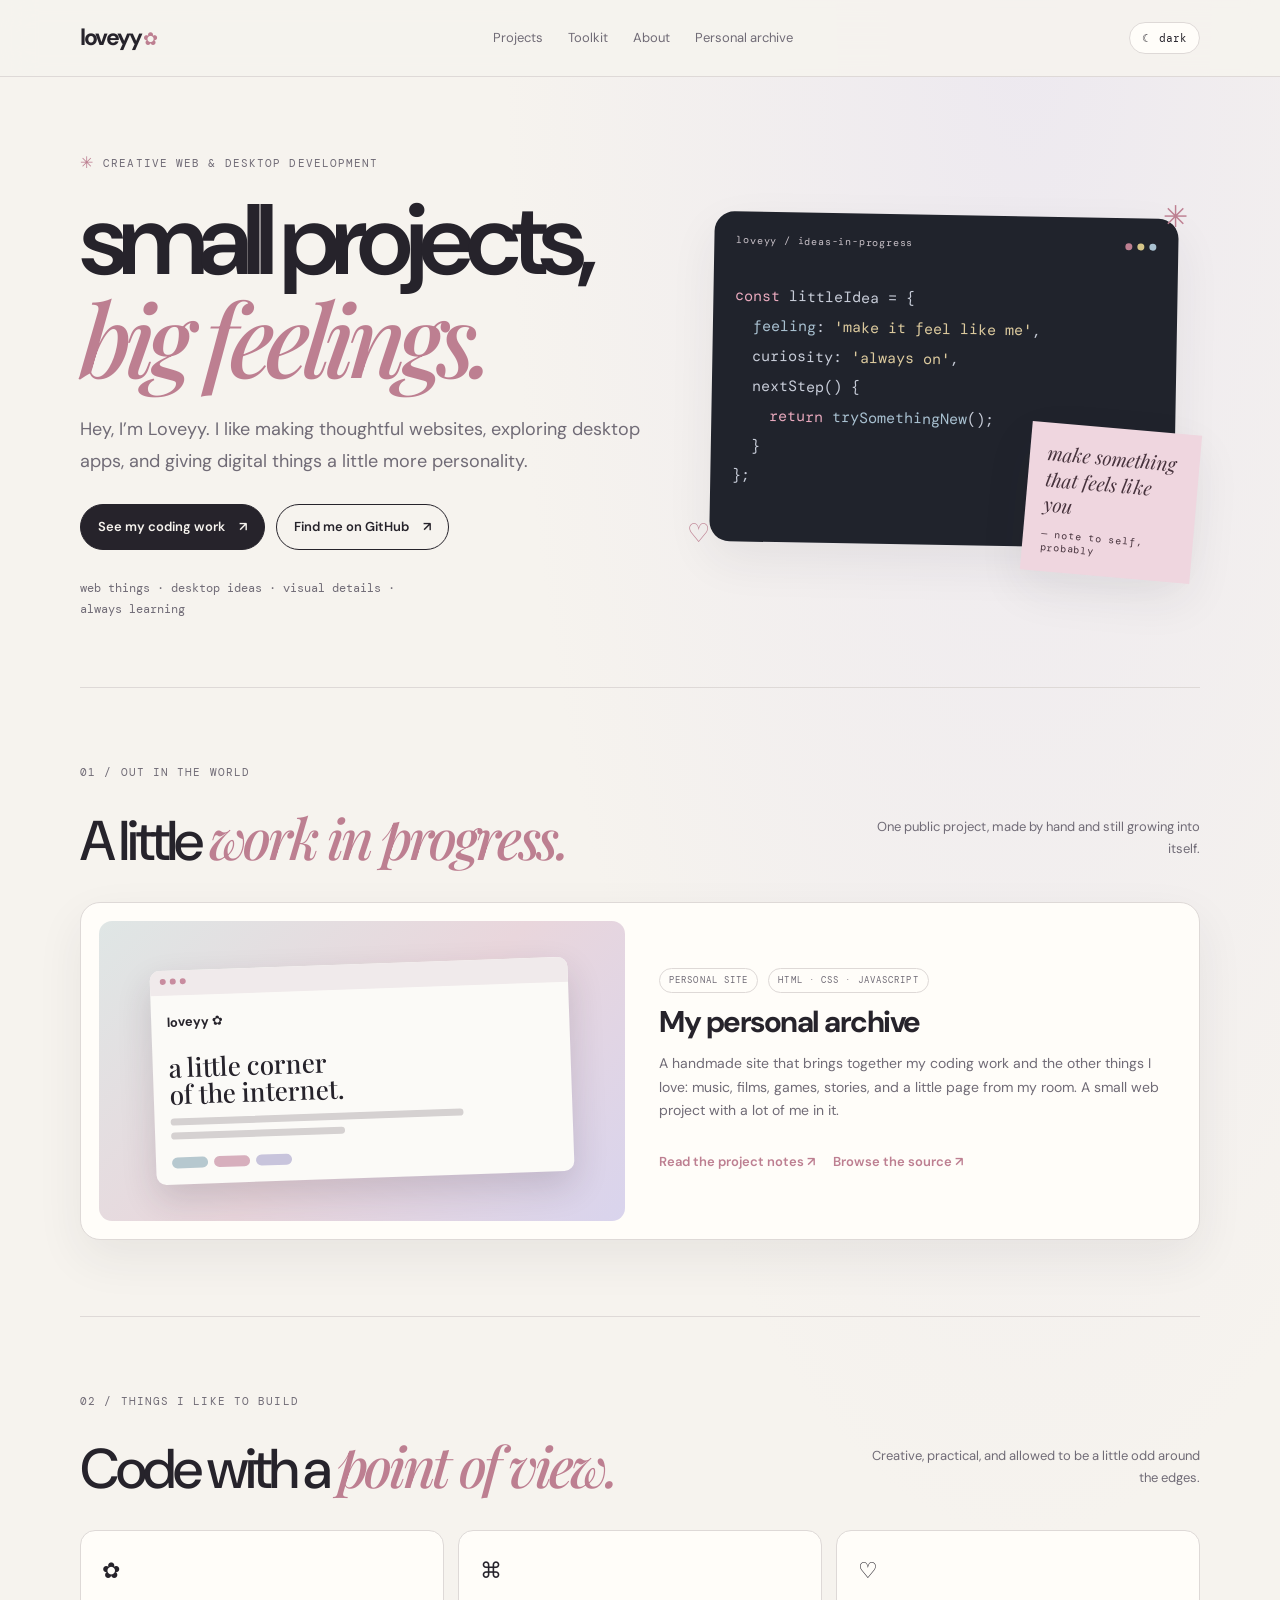
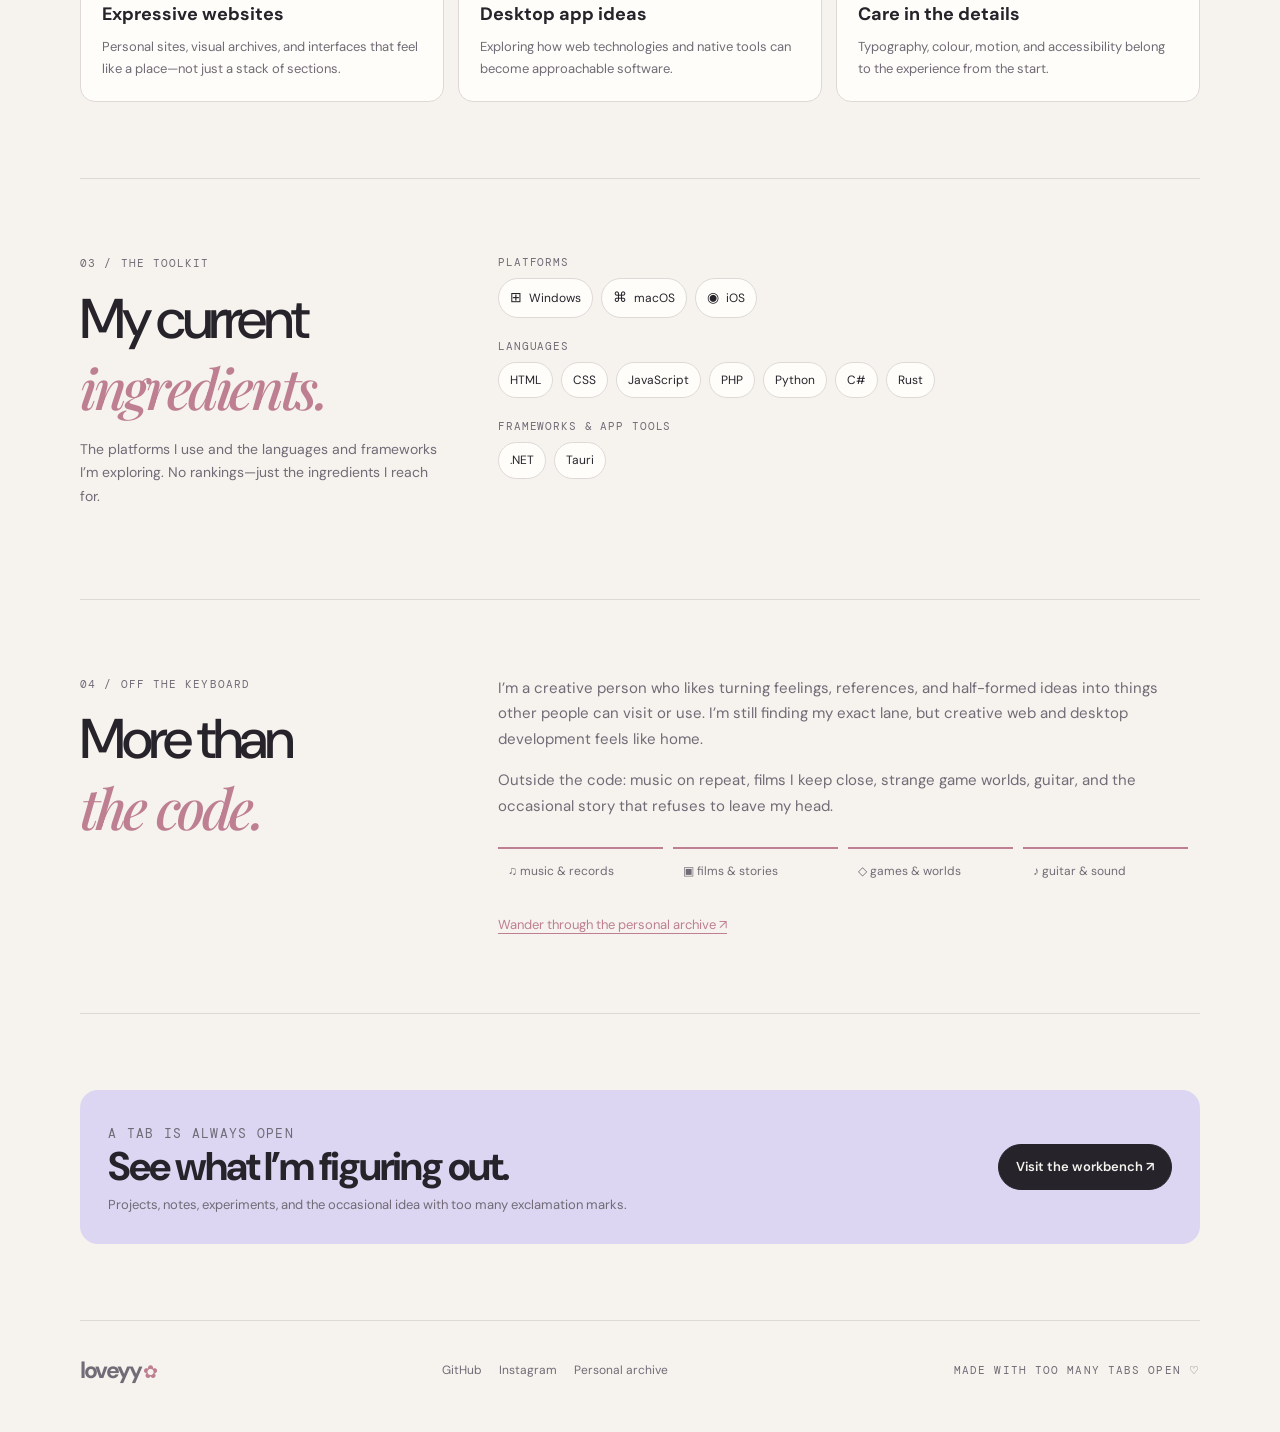
<file: index.html>
<!doctype html>
<html lang="en" data-theme="light">
<head>
  <meta charset="utf-8">
  <meta name="viewport" content="width=device-width,initial-scale=1">
  <meta name="theme-color" content="#f6f3ee">
  <meta name="description" content="Loveyy — creative web and desktop developer. Websites, interfaces, and software with a little personality.">
  <title>Loveyy — creative web &amp; desktop developer</title>
  <link rel="icon" href="assets/imgs/InEgUadX.png">
  <link rel="preconnect" href="https://fonts.googleapis.com">
  <link rel="preconnect" href="https://fonts.gstatic.com" crossorigin>
  <link href="https://fonts.googleapis.com/css2?family=DM+Mono:wght@400;500&amp;family=DM+Sans:wght@400;500;600;700&amp;family=Playfair+Display:ital,wght@0,500;0,600;1,500;1,600&amp;display=swap" rel="stylesheet">
  <link rel="stylesheet" href="assets/css/coding.css">
  <script src="assets/js/coding.js" defer></script>
</head>
<body>
<a class="skip-link" href="#main">Skip to content</a>
<header class="site-header"><div class="wrap header-inner">
  <a class="brand" href="index.html">loveyy<span class="brand-mark"> ✿</span></a>
  <nav class="nav" aria-label="Main navigation">
    <a href="portfolio.html">Projects</a><a href="#toolkit">Toolkit</a><a href="#about">About</a><a href="archive.html">Personal archive</a>
  </nav>
  <button class="theme-toggle" type="button" data-theme-toggle aria-pressed="false">☾ dark</button>
</div></header>
<main id="main" class="wrap">
  <section class="hero" aria-labelledby="hero-title">
    <div>
      <p class="eyebrow"><span class="star">✳</span> CREATIVE WEB &amp; DESKTOP DEVELOPMENT</p>
      <h1 id="hero-title">small projects,<br><em>big feelings.</em></h1>
      <p class="hero-lead">Hey, I’m Loveyy. I like making thoughtful websites, exploring desktop apps, and giving digital things a little more personality.</p>
      <div class="button-row"><a class="button primary" href="portfolio.html">See my coding work <span aria-hidden="true">↗</span></a><a class="button" href="https://github.com/loveyydoll" target="_blank" rel="noopener noreferrer">Find me on GitHub <span aria-hidden="true">↗</span></a></div>
      <p class="hero-aside">web things · desktop ideas · visual details · always learning</p>
    </div>
    <div class="hero-art" aria-hidden="true">
      <div class="art-board"><div class="board-top"><span>loveyy / ideas-in-progress</span><span class="board-dots"><i></i><i></i><i></i></span></div>
<pre class="code-art"><span class="pink">const</span> littleIdea = {
  <span class="blue">feeling</span>: <span class="gold">'make it feel like me'</span>,
  curiosity: <span class="gold">'always on'</span>,
  nextStep() {
    <span class="pink">return</span> <span class="blue">trySomethingNew</span>();
  }
};</pre>
      </div><div class="art-sticky">make something<br>that feels like you <small>— note to self, probably</small></div><span class="art-orbit">✳</span><span class="art-heart">♡</span>
    </div>
  </section>

  <section class="section" aria-labelledby="featured-title">
    <div class="section-head"><div><p class="eyebrow">01 / OUT IN THE WORLD</p><h2 id="featured-title">A little <em>work in progress.</em></h2></div><p class="section-note">One public project, made by hand and still growing into itself.</p></div>
    <article class="featured">
      <div class="project-preview" aria-label="Illustration of a scrapbook-style website"><div class="preview-window"><div class="preview-window-top"><i></i><i></i><i></i></div><div class="preview-window-body"><div class="preview-brand">loveyy ✿</div><div class="preview-title">a little corner<br>of the internet.</div><div class="preview-lines"></div><div class="preview-lines short"></div><div class="preview-pills"><i></i><i></i><i></i></div></div></div></div>
      <div class="featured-copy"><div class="project-meta"><span>PERSONAL SITE</span><span>HTML · CSS · JAVASCRIPT</span></div><h3>My personal archive</h3><p>A handmade site that brings together my coding work and the other things I love: music, films, games, stories, and a little page from my room. A small web project with a lot of me in it.</p><div class="inline-links"><a href="portfolio.html#personal-site">Read the project notes ↗</a><a href="https://github.com/loveyydoll/loveyydoll.github.io" target="_blank" rel="noopener noreferrer">Browse the source ↗</a></div></div>
    </article>
  </section>

  <section class="section" aria-labelledby="focus-title">
    <div class="section-head"><div><p class="eyebrow">02 / THINGS I LIKE TO BUILD</p><h2 id="focus-title">Code with a <em>point of view.</em></h2></div><p class="section-note">Creative, practical, and allowed to be a little odd around the edges.</p></div>
    <div class="focus-grid">
      <article class="focus-card"><span class="focus-icon" aria-hidden="true">✿</span><h3>Expressive websites</h3><p>Personal sites, visual archives, and interfaces that feel like a place—not just a stack of sections.</p></article>
      <article class="focus-card"><span class="focus-icon" aria-hidden="true">⌘</span><h3>Desktop app ideas</h3><p>Exploring how web technologies and native tools can become approachable software.</p></article>
      <article class="focus-card"><span class="focus-icon" aria-hidden="true">♡</span><h3>Care in the details</h3><p>Typography, colour, motion, and accessibility belong to the experience from the start.</p></article>
    </div>
  </section>

  <section class="section" id="toolkit" aria-labelledby="toolkit-title">
    <div class="stack-layout"><div><p class="eyebrow">03 / THE TOOLKIT</p><h2 class="section-title" id="toolkit-title">My current<br><em>ingredients.</em></h2><p class="stack-copy">The platforms I use and the languages and frameworks I’m exploring. No rankings—just the ingredients I reach for.</p></div>
      <div>
        <div class="stack-group"><h3>Platforms</h3><div class="chips"><span class="chip"><span class="chip-icon">⊞</span>Windows</span><span class="chip"><span class="chip-icon">⌘</span>macOS</span><span class="chip"><span class="chip-icon">◉</span>iOS</span></div></div>
        <div class="stack-group"><h3>Languages</h3><div class="chips"><span class="chip">HTML</span><span class="chip">CSS</span><span class="chip">JavaScript</span><span class="chip">PHP</span><span class="chip">Python</span><span class="chip">C#</span><span class="chip">Rust</span></div></div>
        <div class="stack-group"><h3>Frameworks &amp; app tools</h3><div class="chips"><span class="chip">.NET</span><span class="chip">Tauri</span></div></div>
      </div>
    </div>
  </section>

  <section class="section" id="about" aria-labelledby="about-title">
    <div class="about-grid"><div><p class="eyebrow">04 / OFF THE KEYBOARD</p><h2 class="section-title" id="about-title">More than<br><em>the code.</em></h2></div><div class="about-copy"><p>I’m a creative person who likes turning feelings, references, and half-formed ideas into things other people can visit or use. I’m still finding my exact lane, but creative web and desktop development feels like home.</p><p>Outside the code: music on repeat, films I keep close, strange game worlds, guitar, and the occasional story that refuses to leave my head.</p><div class="interest-list"><div class="interest">♫ music &amp; records</div><div class="interest">▣ films &amp; stories</div><div class="interest">◇ games &amp; worlds</div><div class="interest">♪ guitar &amp; sound</div></div><a class="archive-link" href="archive.html">Wander through the personal archive ↗</a></div></div>
  </section>

  <section class="section"><div class="cta-band"><div><p class="eyebrow">A TAB IS ALWAYS OPEN</p><h2>See what I’m figuring out.</h2><p>Projects, notes, experiments, and the occasional idea with too many exclamation marks.</p></div><a class="button primary" href="portfolio.html">Visit the workbench ↗</a></div></section>
</main>
<footer class="wrap site-footer"><a class="brand" href="index.html">loveyy<span class="brand-mark"> ✿</span></a><nav class="footer-links" aria-label="Elsewhere"><a href="https://github.com/loveyydoll" target="_blank" rel="noopener noreferrer">GitHub</a><a href="https://www.instagram.com/loveyydoll/" target="_blank" rel="noopener noreferrer">Instagram</a><a href="archive.html">Personal archive</a></nav><span class="footer-note">made with too many tabs open ♡</span></footer>
</body></html>
</file>
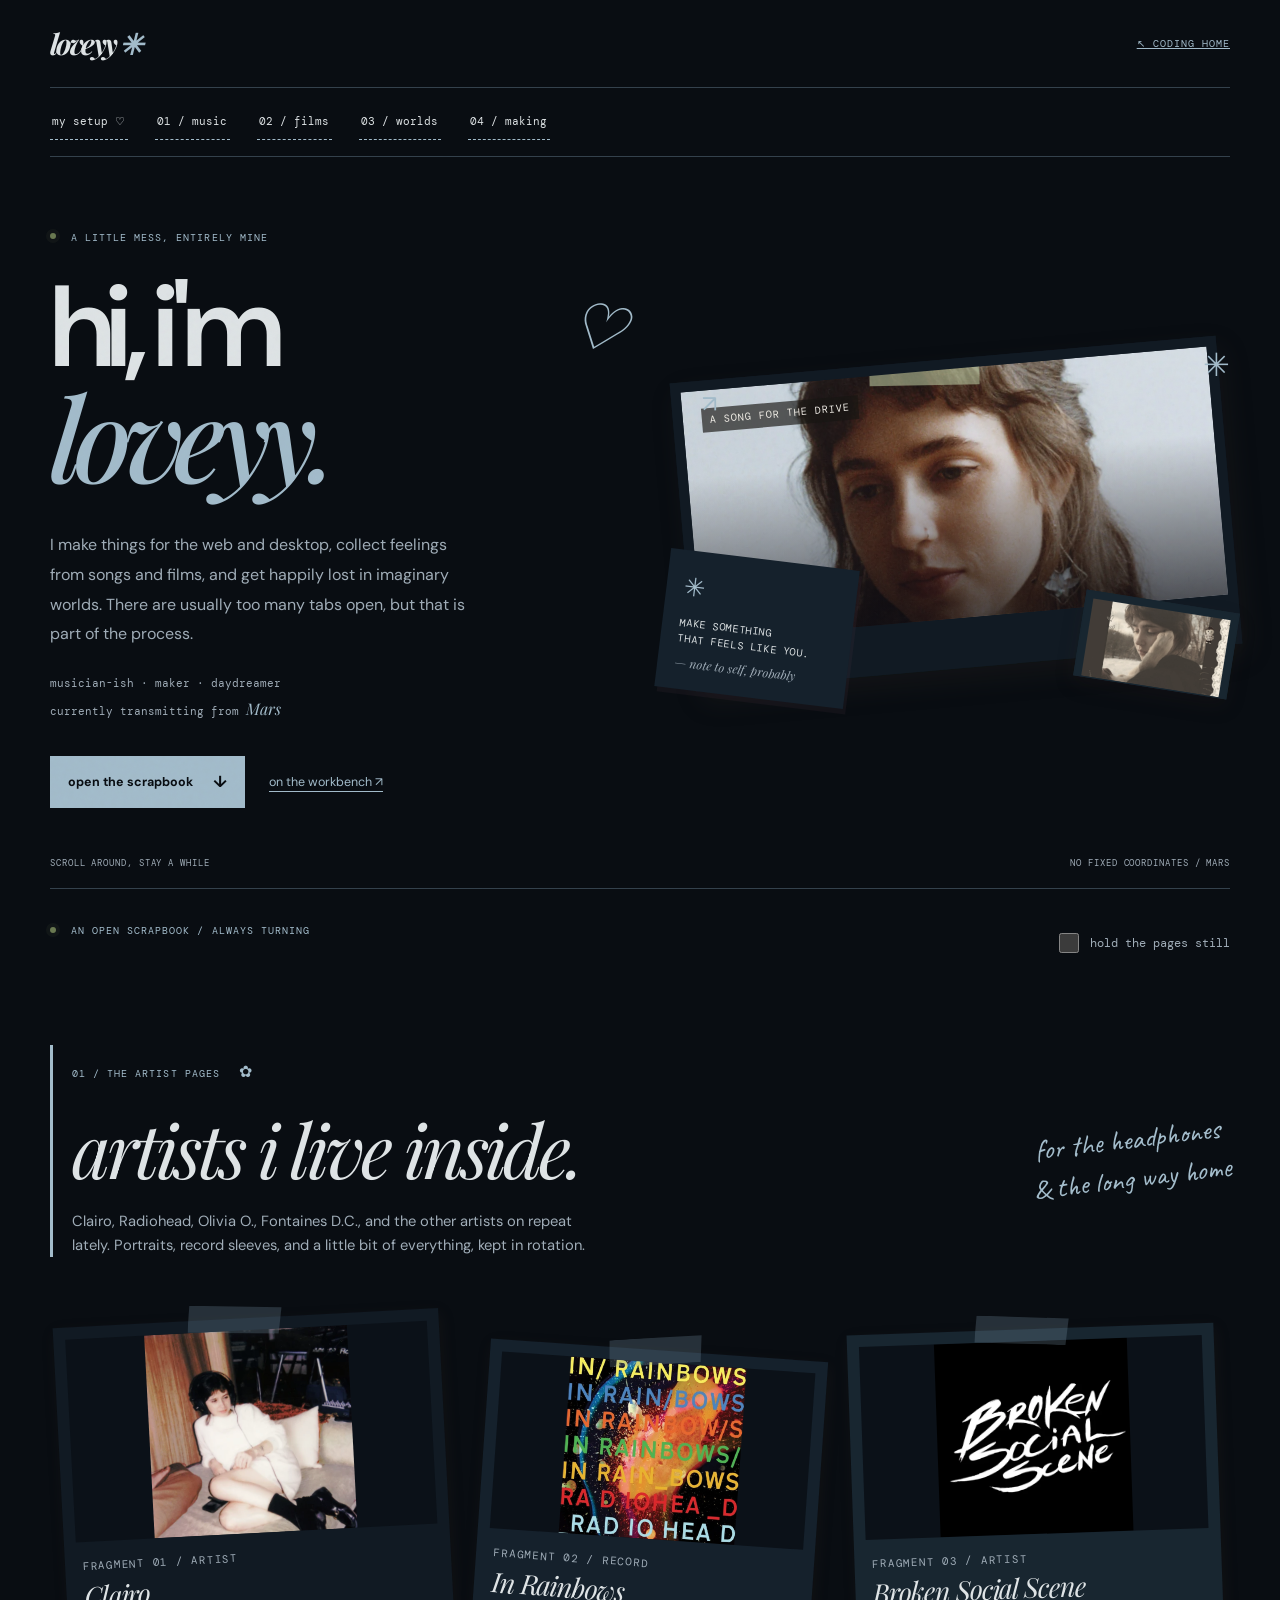
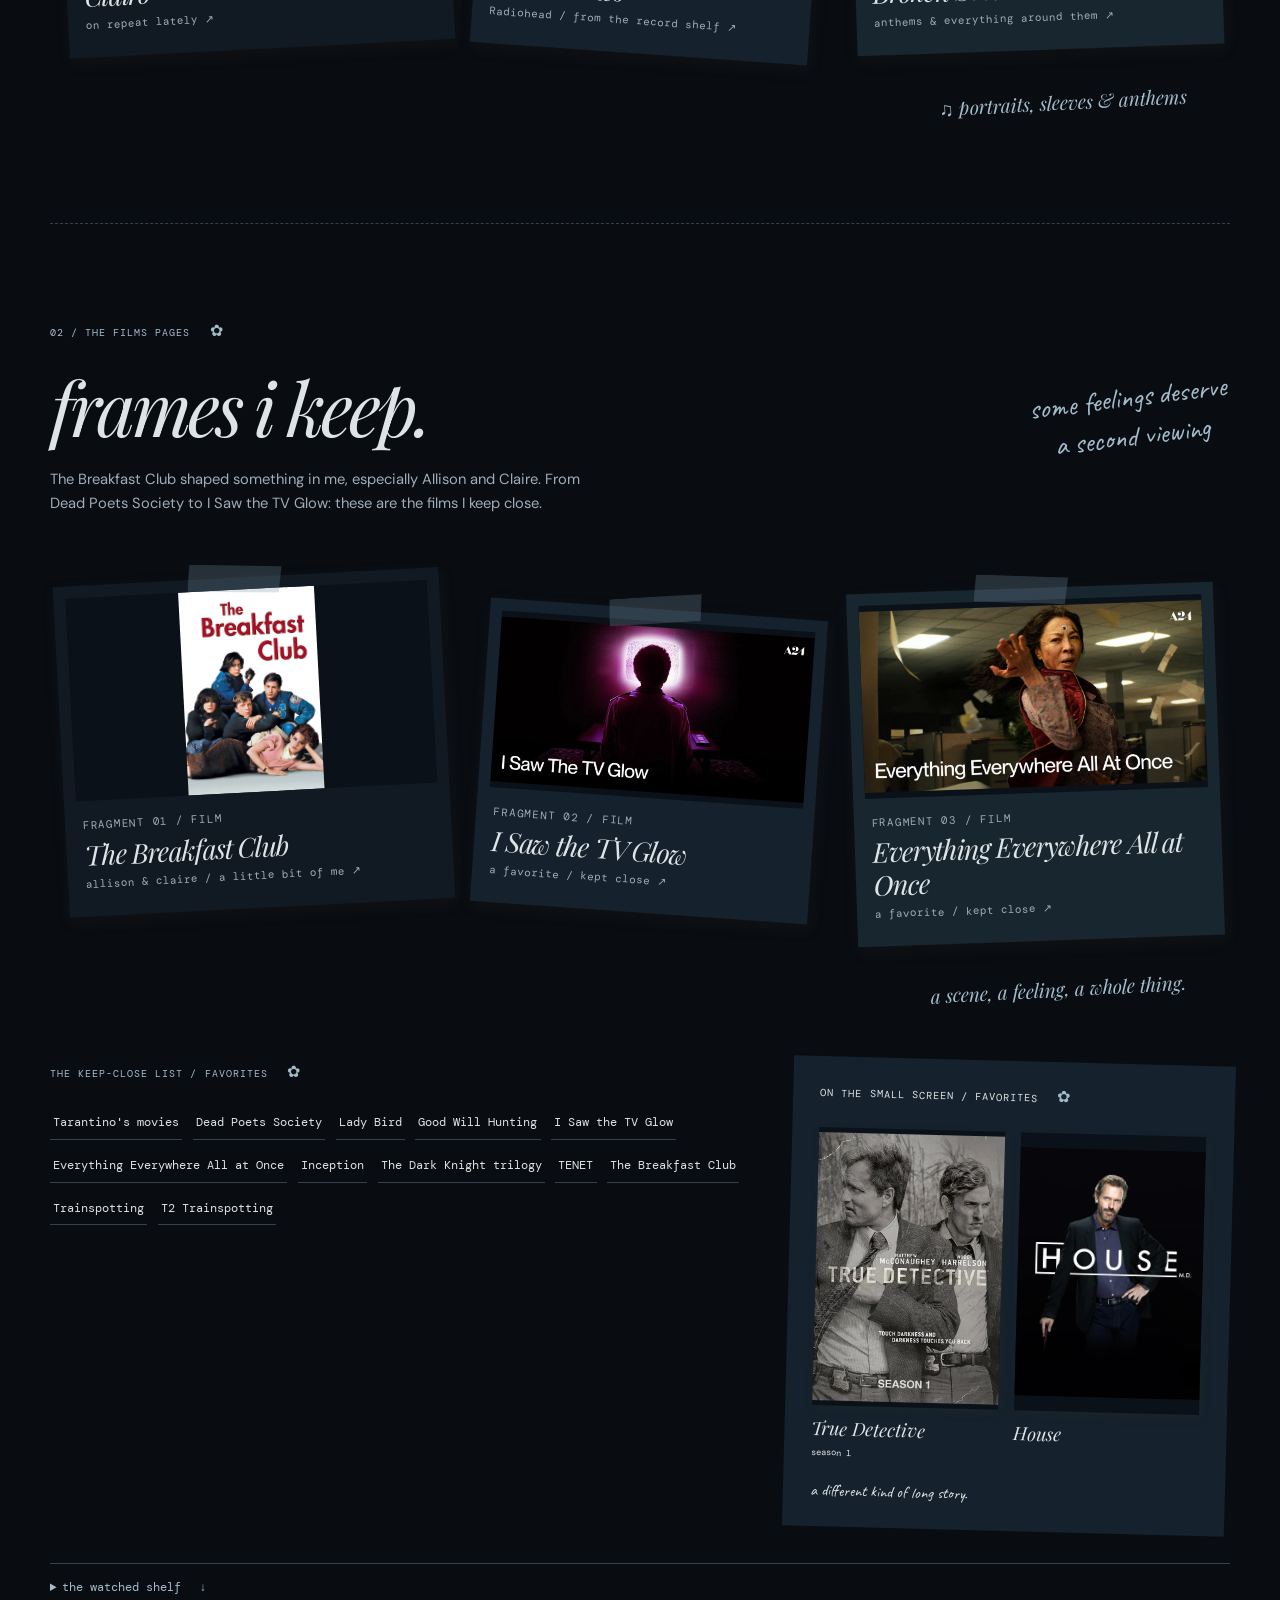
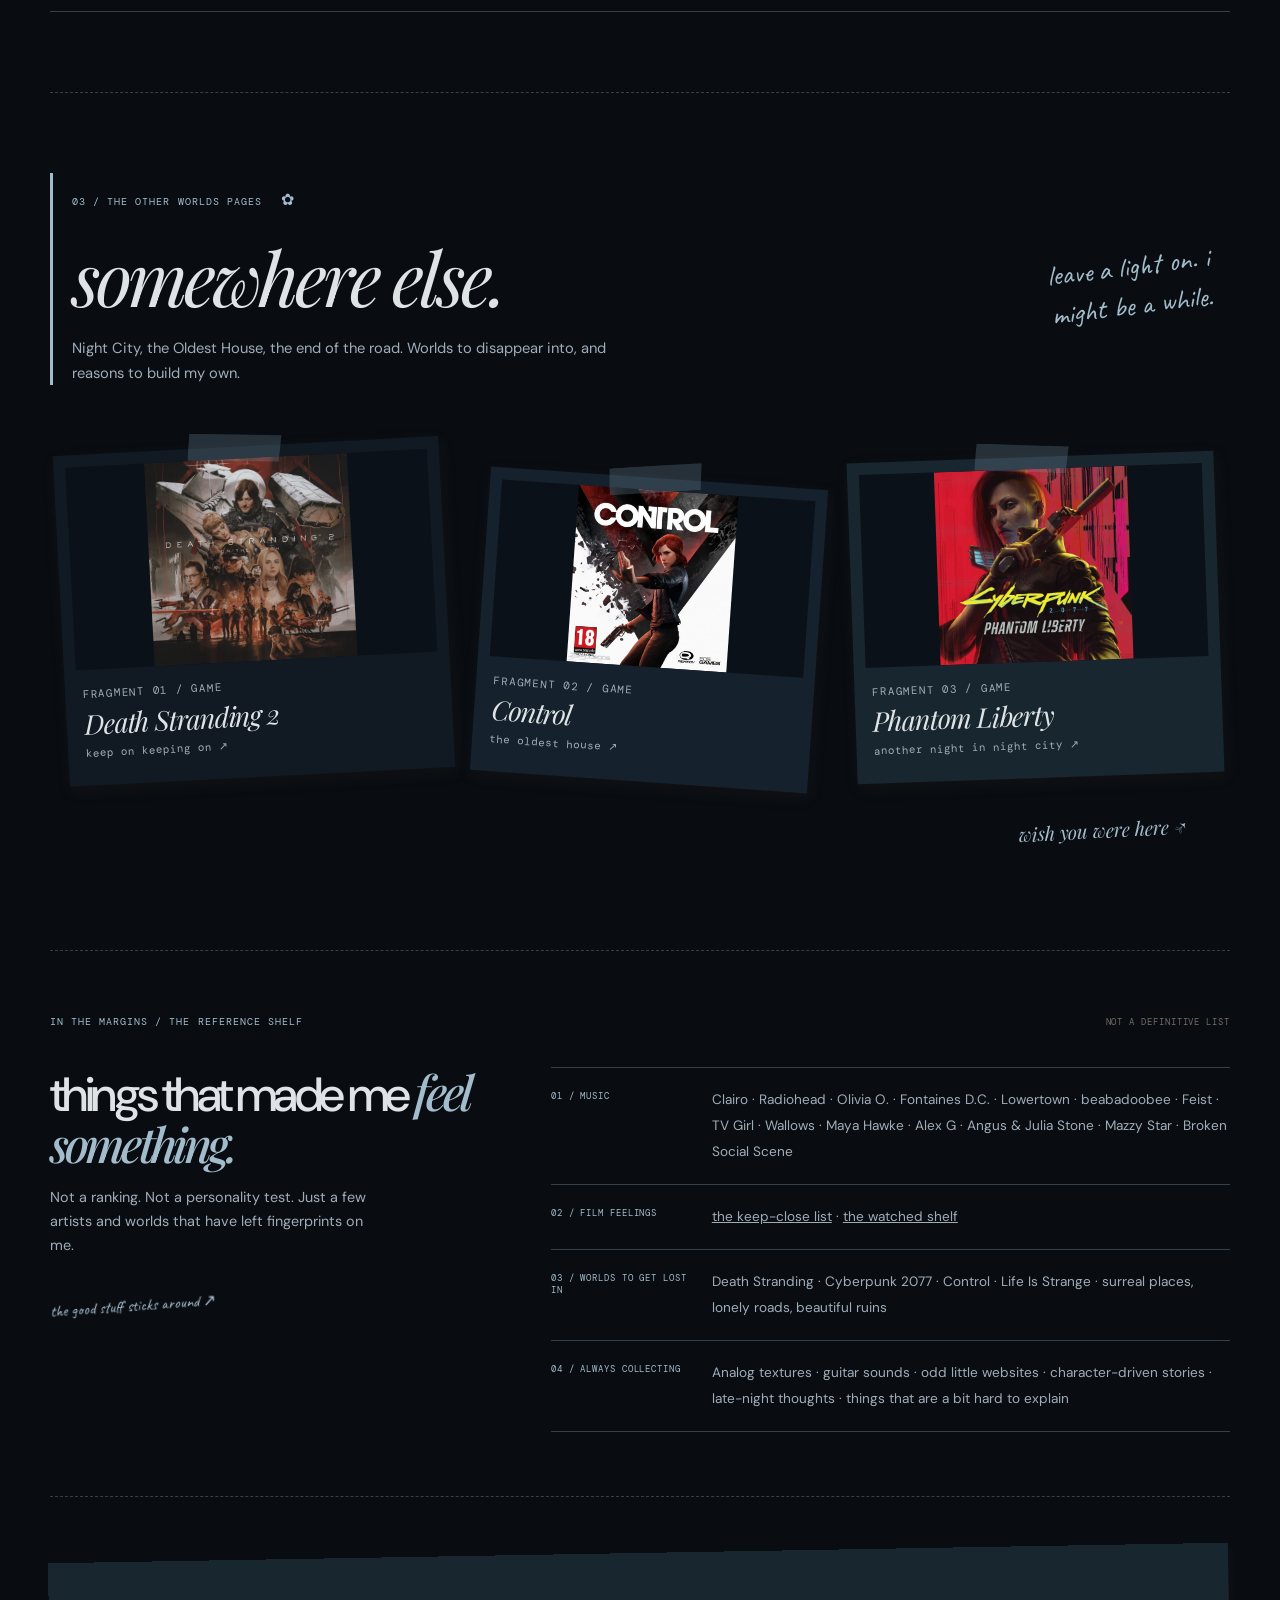
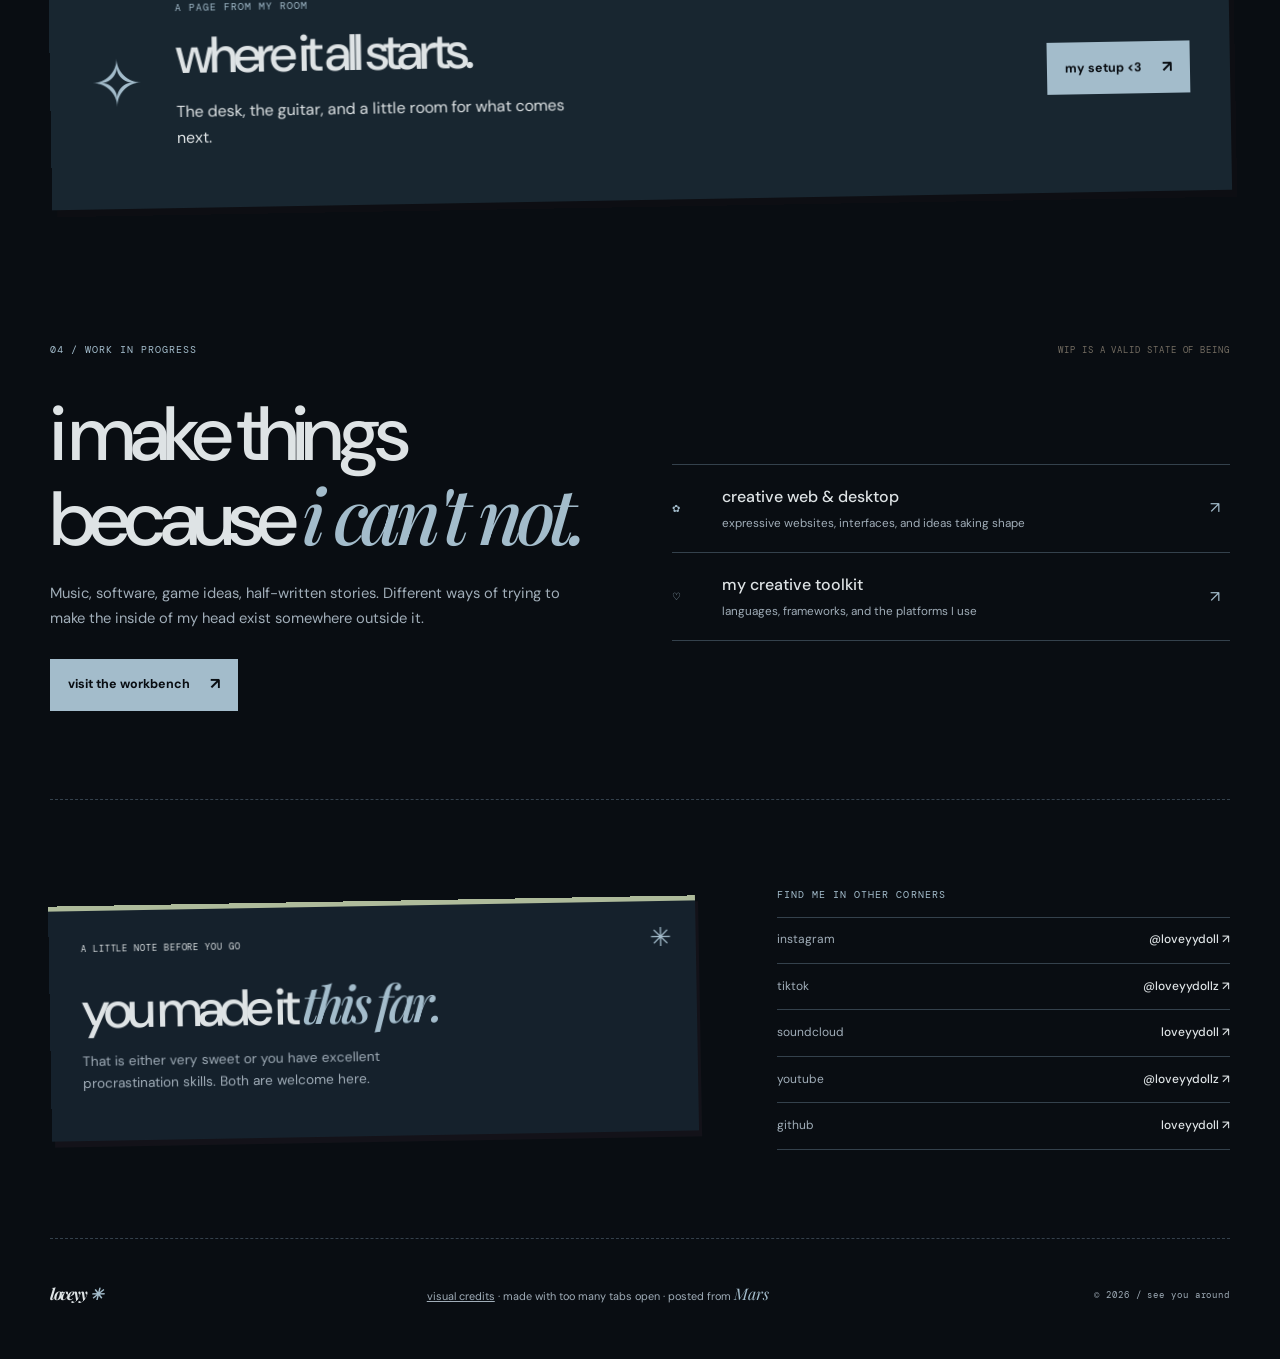
<file: archive.html>
<!doctype html>
<html lang="en">
<head><script src="theme.js"></script>
  <meta charset="utf-8">
  <meta name="viewport" content="width=device-width, initial-scale=1">
  <meta name="theme-color" content="#f3eddf">
  <meta name="description" content="Loveyy’s personal archive: music, films, games, thoughts, and other things I love.">
  <title>Personal archive — loveyy ✳</title>
  <link rel="icon" type="image/png" href="/assets/imgs/InEgUadX.png">
  <link rel="preconnect" href="https://fonts.googleapis.com">
  <link rel="preconnect" href="https://fonts.gstatic.com" crossorigin>
  <link href="https://fonts.googleapis.com/css2?family=Caveat:wght@400;600&family=DM+Mono:wght@400;500&family=DM+Sans:wght@400;500;600;700&family=Playfair+Display:ital,wght@0,500;0,600;1,500;1,600&display=swap" rel="stylesheet">
  <link rel="stylesheet" href="styles.css"><link rel="stylesheet" href="scrapbook.css">
  <script src="moodboard-data.js" defer></script>
  <script src="script.js" defer></script>
<link rel="stylesheet" href="theme.css"><link rel="stylesheet" href="journal.css"><script src="journal.js" defer></script></head>
<body>
  <a class="skip-link" href="#main">skip the intro ↓</a>
  <div class="site-shell">
    <header class="topbar">
      <a class="wordmark" href="index.html" aria-label="loveyy home">loveyy<span data-copy="index-001">✳</span></a>
      <a class="top-note" href="index.html">↖ CODING HOME</a>
      
    </header>

    <nav class="page-tabs" aria-label="Scrapbook pages"><a href="setup.html">my setup ♡</a><a href="#music">01 / music</a><a href="#films">02 / films</a><a href="#worlds">03 / worlds</a><a href="#making-stuff">04 / making</a></nav><main id="main">
      <section class="hero" aria-labelledby="hello">
        <div class="hero-copy">
          <p class="eyebrow"><span class="live-dot"></span> A LITTLE MESS, ENTIRELY MINE</p>
          <h1 id="hello">hi, i'm<br><em>loveyy.</em><span class="hero-doodle" aria-hidden="true">♡</span></h1>
          <p class="hero-intro" data-copy="index-004">A person with too many tabs open in her brain. I make things, collect feelings from songs and films, get lost in imaginary worlds, and occasionally remember to finish a project.</p>
          <p class="hero-aside">musician-ish · maker · daydreamer<br><span>currently transmitting from <i>Mars</i></span></p>
          <div class="hero-actions">
            <a class="pill-link" href="#the-current-state">open the scrapbook <span data-copy="index-005">↓</span></a>
            <a class="text-link" href="portfolio.html">on the workbench ↗</a>
          </div>
        </div>
        <div class="hero-art" aria-label="A little collage representing the things I love">
          <div class="art-frame art-main">
            <img src="assets/scrapbook/01.webp" alt="Clairo in a soft-lit portrait photographed by Lucas Creighton" fetchpriority="high">
            <span class="frame-stamp" data-copy="index-006">A SONG FOR THE DRIVE</span>
            <span class="frame-caption" data-copy="index-007">softly, somewhere.</span>
          </div>
          <div class="art-frame art-note"><span class="note-star" data-copy="index-008">✳</span><span>MAKE SOMETHING<br>THAT FEELS LIKE YOU.</span><small data-copy="index-009">— note to self, probably</small></div>
          <div class="art-frame art-snapshot">
            <img src="assets/imgs/clairo-candid.jpg" alt="Clairo candid portrait" loading="lazy">
            <span data-copy="index-010">sound on, world off</span>
          </div>
          <span class="orbit orbit-one" data-copy="index-011">✳</span><span class="orbit orbit-two" data-copy="index-012">↗</span>
        </div>
        <div class="hero-bottom"><span data-copy="index-013">SCROLL AROUND, STAY A WHILE</span><span data-copy="index-014">NO FIXED COORDINATES / MARS</span></div>
      </section>

<div class="scrapbook-intro" id="the-current-state"><p class="eyebrow"><span class="live-dot"></span> AN OPEN SCRAPBOOK / ALWAYS TURNING</p><label class="hold-label"><input type="checkbox" id="hold-pages"> hold the pages still</label></div><section class="topic section-block" id="music" aria-labelledby="music-title"><div class="topic-heading"><div><p class="eyebrow" data-copy="index-015">01 / THE ARTIST PAGES</p><h2 id="music-title" data-copy="index-016">artists i live inside.</h2><p class="section-intro" data-copy="index-017">Clairo, Radiohead, Olivia O., Fontaines D.C., and the other artists on repeat lately. Portraits, record sleeves, and a little bit of everything, kept in rotation.</p></div><span class="scribble" data-copy="index-018">for the headphones & the long way home</span></div><div class="scrapbook" data-scrapbook="music"><a class="scrap" href="https://music.apple.com/us/artist/clairo/1187613837?uo=4" target="_blank" rel="noopener noreferrer"><span class="tape" aria-hidden="true"></span><span class="scrap-media"><img src="assets/scrapbook/artist-clairo.webp" alt="Clairo artist image from Apple Music" loading="lazy" decoding="async" width="486" height="486"></span><span class="scrap-meta" data-copy="index-019">fragment 01 / artist</span><span class="scrap-title" data-copy="index-020">Clairo</span><span class="scrap-caption" data-copy="index-021">on repeat lately ↗</span></a><a class="scrap" href="https://music.apple.com/us/album/in-rainbows/1109714933?uo=4" target="_blank" rel="noopener noreferrer"><span class="tape" aria-hidden="true"></span><span class="scrap-media"><img src="assets/scrapbook/record-radiohead.webp" alt="In Rainbows record artwork by Radiohead" loading="lazy" decoding="async" width="600" height="600"></span><span class="scrap-meta" data-copy="index-022">fragment 02 / record</span><span class="scrap-title" data-copy="index-023">In Rainbows</span><span class="scrap-caption" data-copy="index-024">Radiohead / from the record shelf ↗</span></a><a class="scrap" href="https://music.apple.com/us/artist/broken-social-scene/6925799?uo=4" target="_blank" rel="noopener noreferrer"><span class="tape" aria-hidden="true"></span><span class="scrap-media"><img src="assets/scrapbook/artist-brokensocialscene.webp" alt="Broken Social Scene artist image from Apple Music" loading="lazy" decoding="async" width="486" height="486"></span><span class="scrap-meta" data-copy="index-025">fragment 03 / artist</span><span class="scrap-title" data-copy="index-026">Broken Social Scene</span><span class="scrap-caption" data-copy="index-027">anthems &amp; everything around them ↗</span></a><div class="margin-note" aria-hidden="true">♫ portraits, sleeves &amp; anthems</div></div></section>
<section class="topic section-block" id="films" aria-labelledby="films-title"><div class="topic-heading"><div><p class="eyebrow" data-copy="index-028">02 / THE FILMS PAGES</p><h2 id="films-title" data-copy="index-029">frames i keep.</h2><p class="section-intro" data-copy="index-030">The Breakfast Club shaped something in me, especially Allison and Claire. From Dead Poets Society to I Saw the TV Glow: these are the films I keep close.</p></div><span class="scribble" data-copy="index-031">some feelings deserve a second viewing</span></div><div class="scrapbook" data-scrapbook="films"><a class="scrap" href="https://www.universalpicturesathome.com/movies/the-breakfast-club" target="_blank" rel="noopener noreferrer"><span class="tape" aria-hidden="true"></span><span class="scrap-media"><img src="assets/scrapbook/03.webp" alt="The Breakfast Club official film poster" loading="lazy" decoding="async" width="1100" height="1650"></span><span class="scrap-meta" data-copy="index-032">fragment 01 / film</span><span class="scrap-title" data-copy="index-033">The Breakfast Club</span><span class="scrap-caption" data-copy="index-034">allison &amp; claire / a little bit of me ↗</span></a><a class="scrap" href="https://a24films.com/films/i-saw-the-tv-glow" target="_blank" rel="noopener noreferrer"><span class="tape" aria-hidden="true"></span><span class="scrap-media"><img src="assets/scrapbook/tv-glow.webp" alt="I Saw the TV Glow artwork from its official film page" loading="lazy" decoding="async" width="1100" height="578"></span><span class="scrap-meta" data-copy="index-035">fragment 02 / film</span><span class="scrap-title" data-copy="index-036">I Saw the TV Glow</span><span class="scrap-caption" data-copy="index-037">a favorite / kept close ↗</span></a><a class="scrap" href="https://a24films.com/films/everything-everywhere-all-at-once" target="_blank" rel="noopener noreferrer"><span class="tape" aria-hidden="true"></span><span class="scrap-media"><img src="assets/scrapbook/eeaao.webp" alt="Everything Everywhere All at Once artwork from its official film page" loading="lazy" decoding="async" width="1100" height="578"></span><span class="scrap-meta" data-copy="index-038">fragment 03 / film</span><span class="scrap-title" data-copy="index-039">Everything Everywhere All at Once</span><span class="scrap-caption" data-copy="index-040">a favorite / kept close ↗</span></a><div class="margin-note" aria-hidden="true">a scene, a feeling, a whole thing.</div></div><div class="film-notes"><div class="favorite-list" id="film-favorites"><p class="eyebrow" data-copy="index-041">THE KEEP-CLOSE LIST / FAVORITES</p><ul><li data-copy="index-042">Tarantino's movies</li><li data-copy="index-043">Dead Poets Society</li><li data-copy="index-044">Lady Bird</li><li data-copy="index-045">Good Will Hunting</li><li data-copy="index-046">I Saw the TV Glow</li><li data-copy="index-047">Everything Everywhere All at Once</li><li data-copy="index-048">Inception</li><li data-copy="index-049">The Dark Knight trilogy</li><li data-copy="index-050">TENET</li><li data-copy="index-051">The Breakfast Club</li><li data-copy="index-052">Trainspotting</li><li data-copy="index-053">T2 Trainspotting</li></ul></div><aside class="tv-note"><p class="eyebrow" data-copy="index-054">ON THE SMALL SCREEN / FAVORITES</p><div class="tv-posters"><a class="tv-poster" href="https://www.tvmaze.com/seasons/11/true-detective-season-1" target="_blank" rel="noopener noreferrer"><span class="tv-media"><img src="assets/scrapbook/true-detective-s1.webp" width="300" height="434" alt="True Detective Season 1 poster" loading="lazy" decoding="async"></span><h3>True Detective <small data-copy="index-055">season 1</small></h3></a><a class="tv-poster" href="https://www.tvmaze.com/shows/118/house" target="_blank" rel="noopener noreferrer"><span class="tv-media"><img src="assets/scrapbook/house.webp" width="852" height="1136" alt="House series poster" loading="lazy" decoding="async"></span><h3 data-copy="index-056">House</h3></a></div><span class="scribble" data-copy="index-057">a different kind of long story.</span></aside><details class="watched-list" id="film-watched"><summary>the watched shelf <span data-copy="index-058">↓</span></summary><p data-copy="index-059">Watched, with franchises kept together. The favorites live above.</p><ul><li data-copy="index-060">TENET</li><li data-copy="index-061">Dead Poets Society</li><li data-copy="index-062">Good Will Hunting</li><li data-copy="index-063">Kill Bill Vol. 1</li><li data-copy="index-064">Once Upon a Time in Hollywood</li><li data-copy="index-065">Django Unchained</li><li data-copy="index-066">Oppenheimer</li><li data-copy="index-067">Spider-Man (Tom Holland franchise)</li><li data-copy="index-068">Spider-Man: Into the Spider-Verse</li><li data-copy="index-069">Spider-Man: Across the Spider-Verse</li><li data-copy="index-070">Interstellar</li><li data-copy="index-071">Heat</li><li data-copy="index-072">One Battle After Another</li><li data-copy="index-073">007 (Daniel Craig films)</li><li data-copy="index-074">Novocaine</li><li data-copy="index-075">Heretic</li><li data-copy="index-076">Tetris</li><li data-copy="index-077">Kingsman trilogy</li><li data-copy="index-078">The Wolf of Wall Street</li><li data-copy="index-079">Whiplash</li><li data-copy="index-080">V for Vendetta</li><li data-copy="index-081">The Grand Budapest Hotel</li><li data-copy="index-082">Fight Club</li><li data-copy="index-083">Reservoir Dogs</li><li data-copy="index-084">Inglourious Basterds</li><li data-copy="index-085">A Fistful of Dollars</li><li data-copy="index-086">For a Few Dollars More</li><li data-copy="index-087">Project Hail Mary</li><li data-copy="index-088">Pulp Fiction</li><li data-copy="index-089">Sunshine</li><li data-copy="index-090">Trainspotting</li><li data-copy="index-091">T2 Trainspotting</li><li data-copy="index-092">Hot Fuzz</li><li data-copy="index-093">I Saw the TV Glow</li><li data-copy="index-094">The Master</li><li data-copy="index-095">Children of Men</li><li data-copy="index-096">The Drama</li><li data-copy="index-097">There Will Be Blood</li><li data-copy="index-098">Baby Driver</li><li data-copy="index-099">John Wick franchise</li><li data-copy="index-100">Everything Everywhere All at Once</li><li data-copy="index-101">Knives Out trilogy</li><li data-copy="index-102">Sicario</li><li data-copy="index-103">Dune: Part One</li><li data-copy="index-104">Dune: Part Two</li><li data-copy="index-105">Blade Runner 2049</li><li data-copy="index-106">Bullet Train</li><li data-copy="index-107">Drive</li><li data-copy="index-108">The Batman</li><li data-copy="index-109">Lady Bird</li><li data-copy="index-110">Inception</li><li data-copy="index-111">The Dark Knight trilogy</li><li data-copy="index-112">The Breakfast Club</li></ul></details></div></section>
<section class="topic section-block" id="worlds" aria-labelledby="worlds-title"><div class="topic-heading"><div><p class="eyebrow" data-copy="index-113">03 / THE OTHER WORLDS PAGES</p><h2 id="worlds-title" data-copy="index-114">somewhere else.</h2><p class="section-intro" data-copy="index-115">Night City, the Oldest House, the end of the road. Worlds to disappear into, and reasons to build my own.</p></div><span class="scribble" data-copy="index-116">leave a light on. i might be a while.</span></div><div class="scrapbook" data-scrapbook="worlds"><a class="scrap" href="https://www.playstation.com/en-us/games/death-stranding-2-on-the-beach/" target="_blank" rel="noopener noreferrer"><span class="tape" aria-hidden="true"></span><span class="scrap-media"><img src="assets/scrapbook/09.webp" alt="Death Stranding 2 On the Beach official artwork" loading="lazy" decoding="async" width="1024" height="1024"></span><span class="scrap-meta" data-copy="index-117">fragment 01 / game</span><span class="scrap-title" data-copy="index-118">Death Stranding 2</span><span class="scrap-caption" data-copy="index-119">keep on keeping on ↗</span></a><a class="scrap" href="https://www.remedygames.com/games/control" target="_blank" rel="noopener noreferrer"><span class="tape" aria-hidden="true"></span><span class="scrap-media"><img src="assets/scrapbook/10.webp" alt="Control video game cover artwork" loading="lazy" decoding="async" width="580" height="638"></span><span class="scrap-meta" data-copy="index-120">fragment 02 / game</span><span class="scrap-title" data-copy="index-121">Control</span><span class="scrap-caption" data-copy="index-122">the oldest house ↗</span></a><a class="scrap" href="https://www.cyberpunk.net/" target="_blank" rel="noopener noreferrer"><span class="tape" aria-hidden="true"></span><span class="scrap-media"><img src="assets/scrapbook/15.webp" alt="Cyberpunk 2077 Phantom Liberty promotional art" loading="lazy" decoding="async" width="1024" height="1024"></span><span class="scrap-meta" data-copy="index-123">fragment 03 / game</span><span class="scrap-title" data-copy="index-124">Phantom Liberty</span><span class="scrap-caption" data-copy="index-125">another night in night city ↗</span></a><div class="margin-note" aria-hidden="true">wish you were here ↗</div></div></section>
      <section class="reference-section section-block" id="reference-shelf" aria-labelledby="reference-title">
        <div class="section-heading"><p class="eyebrow" data-copy="index-126">IN THE MARGINS / THE REFERENCE SHELF</p><span class="section-mark" data-copy="index-127">NOT A DEFINITIVE LIST</span></div>
        <div class="reference-layout">
          <div class="reference-lead"><h2 id="reference-title"><span data-copy="index-extra-001">things that made me </span><em><span data-copy="index-extra-002">feel something.</span></em></h2><p data-copy="index-128">Not a ranking. Not a personality test. Just a few artists and worlds that have left fingerprints on me.</p><span class="handwritten" data-copy="index-129">the good stuff sticks around ↗</span></div>
          <div class="reference-lists">
            <div class="reference-row"><span class="reference-kind" data-copy="index-130">01 / MUSIC</span><p data-copy="index-131">Clairo · Radiohead · Olivia O. · Fontaines D.C. · Lowertown · beabadoobee · Feist · TV Girl · Wallows · Maya Hawke · Alex G · Angus &amp; Julia Stone · Mazzy Star · Broken Social Scene</p></div>
            <div class="reference-row"><span class="reference-kind" data-copy="index-132">02 / FILM FEELINGS</span><p><a href="#film-favorites">the keep-close list</a> · <a href="#film-watched">the watched shelf</a></p></div>
            <div class="reference-row"><span class="reference-kind" data-copy="index-133">03 / WORLDS TO GET LOST IN</span><p data-copy="index-134">Death Stranding · Cyberpunk 2077 · Control · Life Is Strange · surreal places, lonely roads, beautiful ruins</p></div>
            <div class="reference-row"><span class="reference-kind" data-copy="index-135">04 / ALWAYS COLLECTING</span><p data-copy="index-136">Analog textures · guitar sounds · odd little websites · character-driven stories · late-night thoughts · things that are a bit hard to explain</p></div>
          </div>
        </div>
      </section>

      <aside class="setup-invitation"><span aria-hidden="true">✧</span><div><p class="eyebrow" data-copy="index-137">A PAGE FROM MY ROOM</p><h2 data-copy="index-138">where it all starts.</h2><p data-copy="index-139">The desk, the guitar, and a little room for what comes next.</p></div><a class="pill-link" href="setup.html">my setup &lt;3 <span data-copy="index-140">↗</span></a></aside>
<section class="making-section section-block" id="making-stuff" aria-labelledby="making-title">
        <div class="section-heading"><p class="eyebrow" data-copy="index-141">04 / WORK IN PROGRESS</p><span class="section-mark" data-copy="index-142">WIP IS A VALID STATE OF BEING</span></div>
        <div class="making-layout">
          <div><h2 id="making-title"><span data-copy="index-extra-003">i make things</span><br><span data-copy="index-extra-004">because </span><em><span data-copy="index-extra-005">i can't not.</span></em></h2><p class="section-intro" data-copy="index-143">Music, software, game ideas, half-written stories. Different ways of trying to make the inside of my head exist somewhere outside it.</p><a class="pill-link" href="portfolio.html">visit the workbench <span data-copy="index-144">↗</span></a></div>
          <div class="project-teasers">
            <a class="project-teaser" href="portfolio.html#web"><span class="project-index">✿</span><span><strong>creative web &amp; desktop</strong><small>expressive websites, interfaces, and ideas taking shape</small></span><span class="teaser-arrow">↗</span></a>
            <a class="project-teaser" href="portfolio.html#toolkit"><span class="project-index">♡</span><span><strong>my creative toolkit</strong><small>languages, frameworks, and the platforms I use</small></span><span class="teaser-arrow">↗</span></a>
          </div>
        </div>
      </section>

      <section class="guestbook-section section-block" aria-labelledby="guestbook-title">
        <div class="guestbook-note"><span class="note-star" data-copy="index-153">✳</span><p class="eyebrow" data-copy="index-154">A LITTLE NOTE BEFORE YOU GO</p><h2 id="guestbook-title"><span data-copy="index-extra-006">you made it </span><em><span data-copy="index-extra-007">this far.</span></em></h2><p data-copy="index-155">That is either very sweet or you have excellent procrastination skills. Both are welcome here.</p></div>
        <div class="social-block"><p class="eyebrow" data-copy="index-156">FIND ME IN OTHER CORNERS</p><nav class="socials" aria-label="Social links">
          <a href="https://www.instagram.com/loveyydoll/" target="_blank" rel="noopener noreferrer"><span data-copy="index-157">instagram</span><b>@loveyydoll ↗</b></a>
          <a href="https://www.tiktok.com/@loveyydollz" target="_blank" rel="noopener noreferrer"><span data-copy="index-158">tiktok</span><b>@loveyydollz ↗</b></a>
          <a href="https://soundcloud.com/loveyydoll" target="_blank" rel="noopener noreferrer"><span data-copy="index-159">soundcloud</span><b>loveyydoll ↗</b></a>
          <a href="https://www.youtube.com/@loveyydollz" target="_blank" rel="noopener noreferrer"><span data-copy="index-160">youtube</span><b>@loveyydollz ↗</b></a>
          <a href="https://github.com/loveyydoll" target="_blank" rel="noopener noreferrer"><span data-copy="index-161">github</span><b>loveyydoll ↗</b></a>
        </nav></div>
      </section>
    </main>
    <footer class="site-footer"><a class="wordmark" href="index.html">loveyy<span data-copy="index-162">✳</span></a><p><a href="image-credits.html">visual credits</a> · made with too many tabs open · posted from <i>Mars</i></p><span>© <span id="year" data-copy="index-163">2026</span> / see you around</span></footer>
  </div>
</body>
</html>
<!-- Images are served locally. Source credits: image-credits.html. -->
</file>
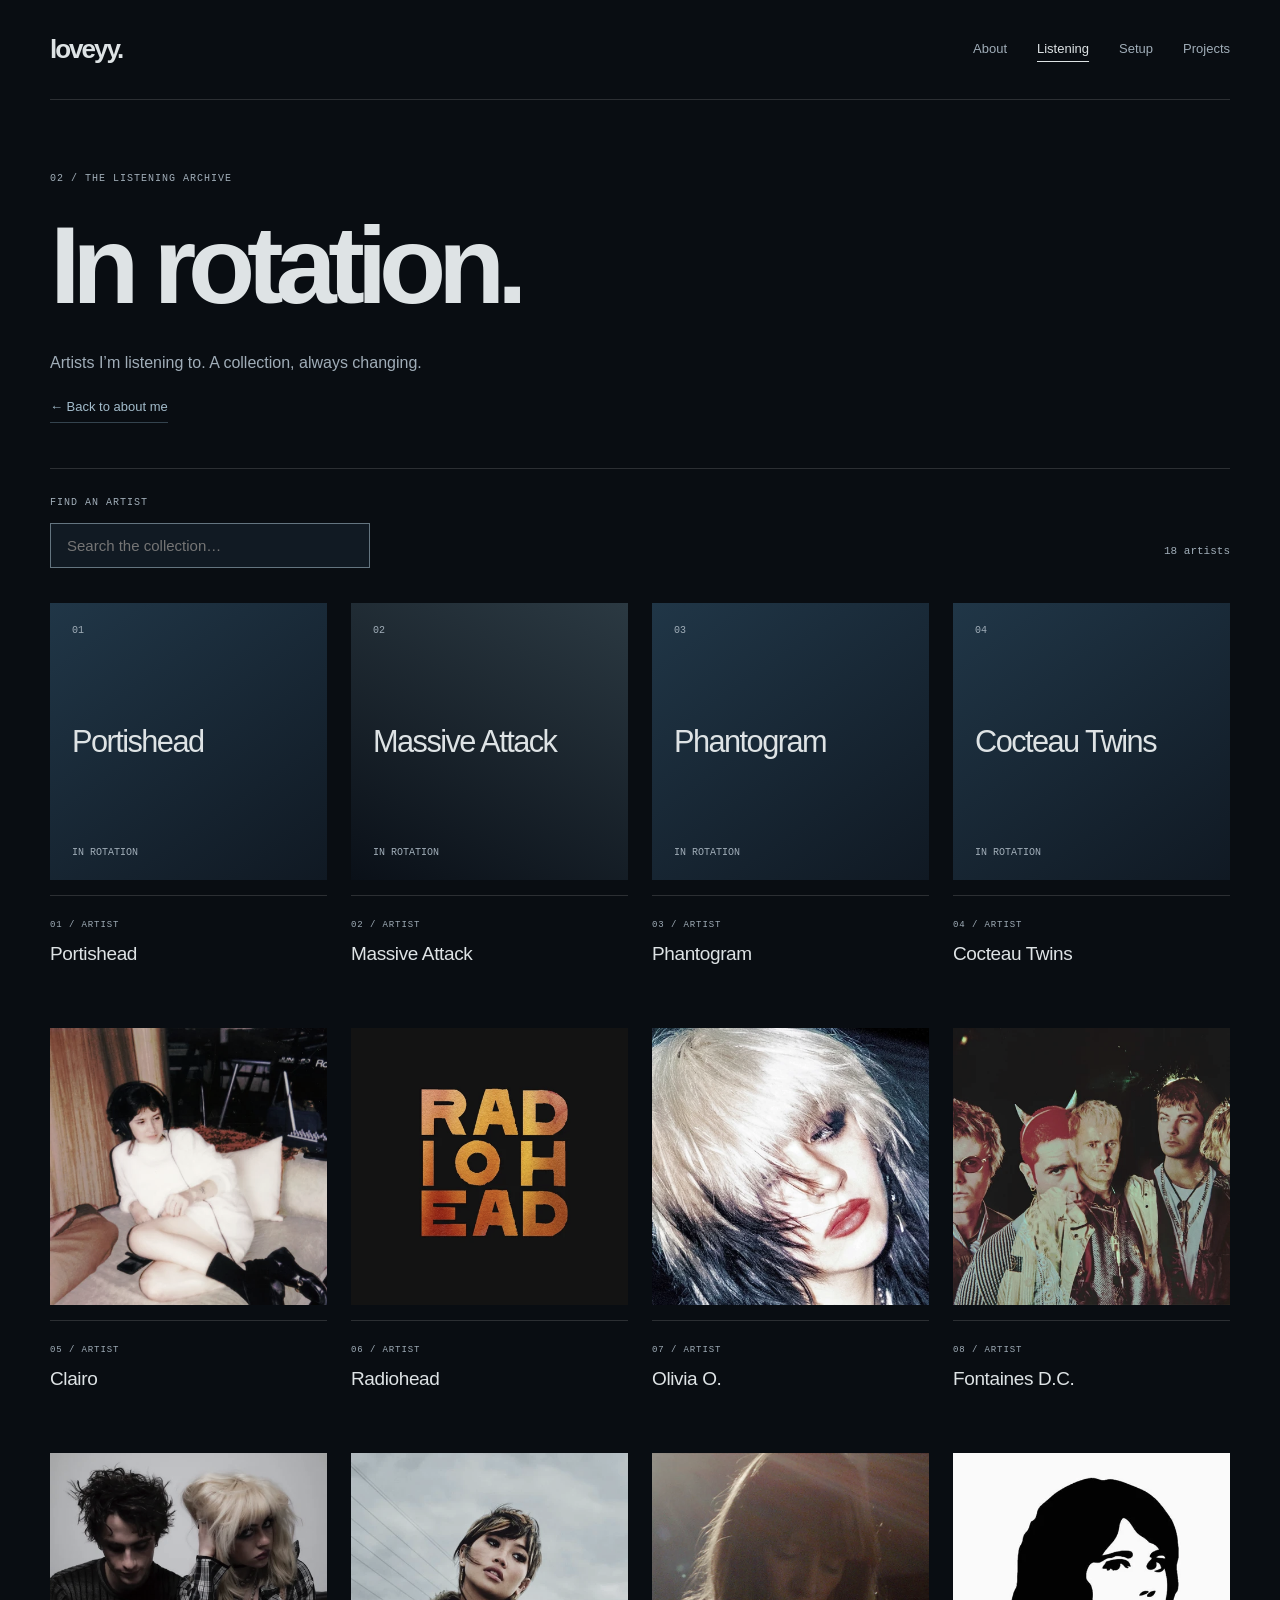
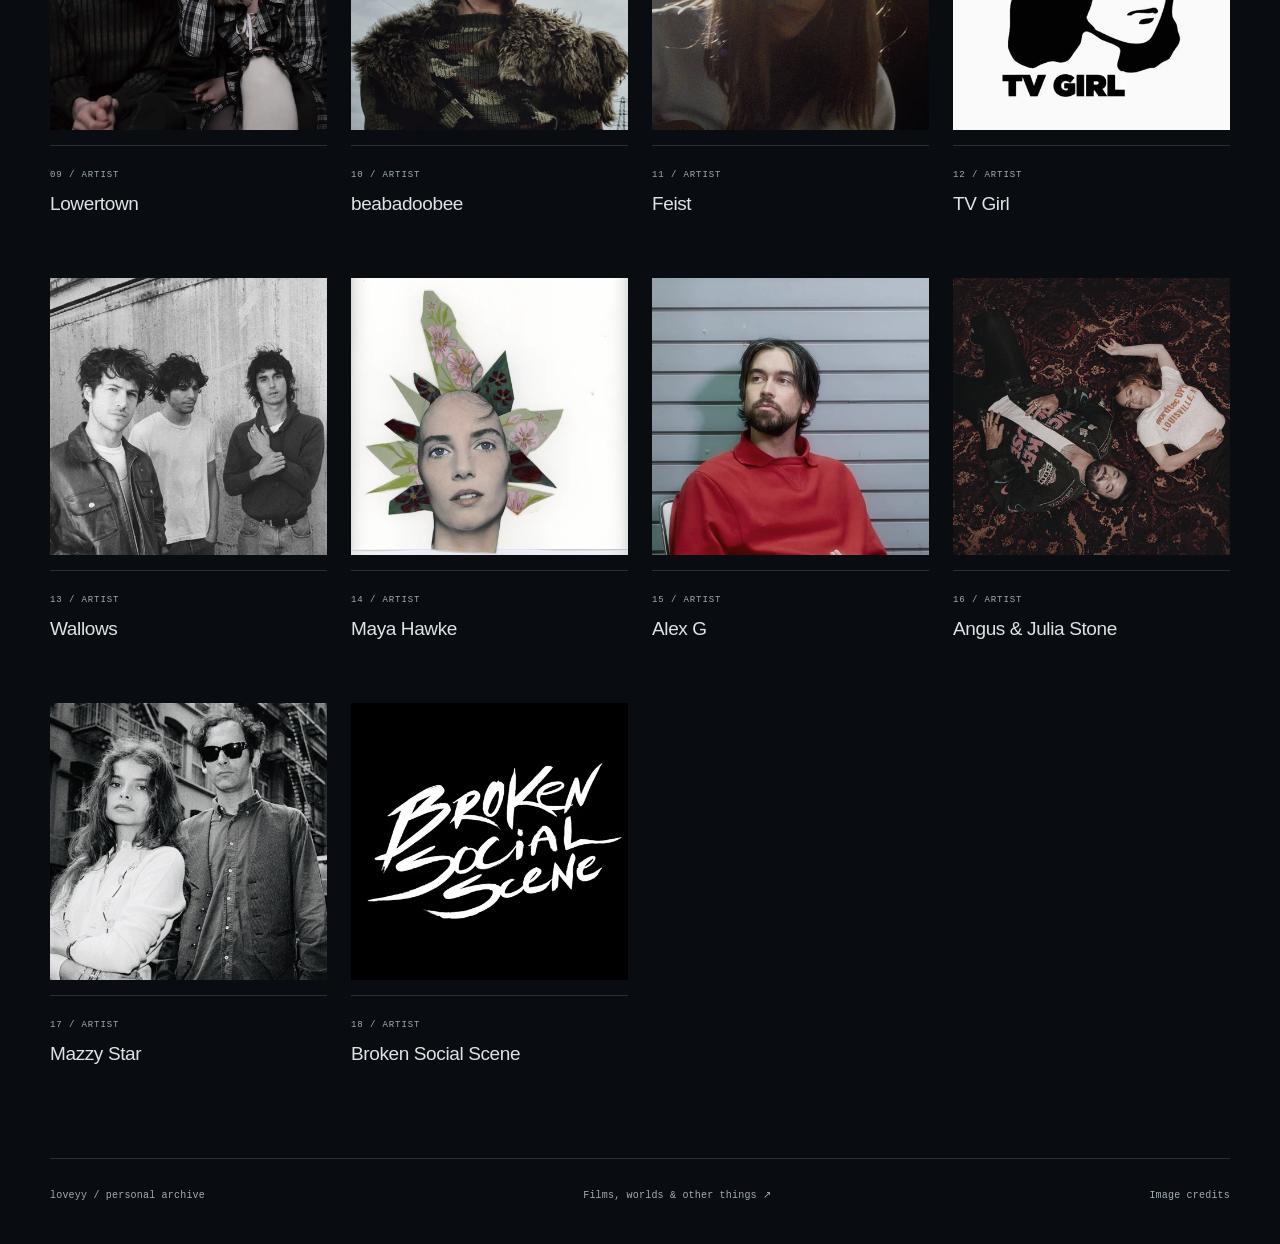
<file: artists.html>
<!doctype html>
<html lang="en" data-theme="dark"><head><meta charset="utf-8"><meta name="viewport" content="width=device-width, initial-scale=1"><meta name="theme-color" content="#090D12"><meta name="description" content="loveyy — music, films, imaginary worlds and things in progress."><title>Listening — loveyy</title><link rel="icon" href="assets/imgs/InEgUadX.png"><link rel="stylesheet" href="personal.css"><script src="personal.js" defer></script></head><body><a class="skip" href="#main">Skip to content</a><div class="shell"><header class="header"><a class="brand" href="index.html">loveyy.</a><nav aria-label="Main navigation"><a  href="index.html">About</a><a aria-current="page" href="artists.html">Listening</a><a href="setup.html">Setup</a><a href="portfolio.html">Projects</a></nav></header><main id="main"><section class="collection-heading"><p class="eyebrow">02 / THE LISTENING ARCHIVE</p><h1>In rotation.</h1><p>Artists I’m listening to. A collection, always changing.</p><a class="inline-link" href="index.html">← Back to about me</a></section><div class="collection-tools"><label for="artist-search">FIND AN ARTIST<input id="artist-search" type="search" placeholder="Search the collection…" autocomplete="off"></label><p id="result-count" role="status" aria-live="polite">18 artists</p></div><div class="artist-grid"><article class="artist-card" data-artist="portishead"><div class="artist-image"><div class="type-art" aria-hidden="true"><span>01</span><strong>Portishead</strong><small>IN ROTATION</small></div></div><div class="artist-meta"><span>01 / ARTIST</span><h2>Portishead</h2></div></article><article class="artist-card" data-artist="massive attack"><div class="artist-image"><div class="type-art" aria-hidden="true"><span>02</span><strong>Massive Attack</strong><small>IN ROTATION</small></div></div><div class="artist-meta"><span>02 / ARTIST</span><h2>Massive Attack</h2></div></article><article class="artist-card" data-artist="phantogram"><div class="artist-image"><div class="type-art" aria-hidden="true"><span>03</span><strong>Phantogram</strong><small>IN ROTATION</small></div></div><div class="artist-meta"><span>03 / ARTIST</span><h2>Phantogram</h2></div></article><article class="artist-card" data-artist="cocteau twins"><div class="artist-image"><div class="type-art" aria-hidden="true"><span>04</span><strong>Cocteau Twins</strong><small>IN ROTATION</small></div></div><div class="artist-meta"><span>04 / ARTIST</span><h2>Cocteau Twins</h2></div></article><article class="artist-card" data-artist="clairo"><div class="artist-image"><img src="assets/scrapbook/artist-clairo.webp" alt="Clairo artist photograph" loading="lazy" width="486" height="486"></div><div class="artist-meta"><span>05 / ARTIST</span><h2>Clairo</h2></div></article><article class="artist-card" data-artist="radiohead"><div class="artist-image"><img src="assets/scrapbook/artist-radiohead.webp" alt="Radiohead artist photograph" loading="lazy" width="486" height="486"></div><div class="artist-meta"><span>06 / ARTIST</span><h2>Radiohead</h2></div></article><article class="artist-card" data-artist="olivia o."><div class="artist-image"><img src="assets/scrapbook/artist-oliviao.webp" alt="Olivia O. artist photograph" loading="lazy" width="486" height="486"></div><div class="artist-meta"><span>07 / ARTIST</span><h2>Olivia O.</h2></div></article><article class="artist-card" data-artist="fontaines d.c."><div class="artist-image"><img src="assets/scrapbook/artist-fontainesdc.webp" alt="Fontaines D.C. artist photograph" loading="lazy" width="486" height="486"></div><div class="artist-meta"><span>08 / ARTIST</span><h2>Fontaines D.C.</h2></div></article><article class="artist-card" data-artist="lowertown"><div class="artist-image"><img src="assets/scrapbook/artist-lowertown.webp" alt="Lowertown artist photograph" loading="lazy" width="486" height="486"></div><div class="artist-meta"><span>09 / ARTIST</span><h2>Lowertown</h2></div></article><article class="artist-card" data-artist="beabadoobee"><div class="artist-image"><img src="assets/scrapbook/artist-beabadoobee.webp" alt="beabadoobee artist photograph" loading="lazy" width="486" height="486"></div><div class="artist-meta"><span>10 / ARTIST</span><h2>beabadoobee</h2></div></article><article class="artist-card" data-artist="feist"><div class="artist-image"><img src="assets/scrapbook/artist-feist.webp" alt="Feist artist photograph" loading="lazy" width="486" height="486"></div><div class="artist-meta"><span>11 / ARTIST</span><h2>Feist</h2></div></article><article class="artist-card" data-artist="tv girl"><div class="artist-image"><img src="assets/scrapbook/artist-tvgirl.webp" alt="TV Girl artist photograph" loading="lazy" width="486" height="486"></div><div class="artist-meta"><span>12 / ARTIST</span><h2>TV Girl</h2></div></article><article class="artist-card" data-artist="wallows"><div class="artist-image"><img src="assets/scrapbook/artist-wallows.webp" alt="Wallows artist photograph" loading="lazy" width="486" height="486"></div><div class="artist-meta"><span>13 / ARTIST</span><h2>Wallows</h2></div></article><article class="artist-card" data-artist="maya hawke"><div class="artist-image"><img src="assets/scrapbook/artist-mayahawke.webp" alt="Maya Hawke artist photograph" loading="lazy" width="486" height="486"></div><div class="artist-meta"><span>14 / ARTIST</span><h2>Maya Hawke</h2></div></article><article class="artist-card" data-artist="alex g"><div class="artist-image"><img src="assets/scrapbook/artist-alexg.webp" alt="Alex G artist photograph" loading="lazy" width="486" height="486"></div><div class="artist-meta"><span>15 / ARTIST</span><h2>Alex G</h2></div></article><article class="artist-card" data-artist="angus &amp; julia stone"><div class="artist-image"><img src="assets/scrapbook/artist-angusjuliastone.webp" alt="Angus &amp; Julia Stone artist photograph" loading="lazy" width="486" height="486"></div><div class="artist-meta"><span>16 / ARTIST</span><h2>Angus &amp; Julia Stone</h2></div></article><article class="artist-card" data-artist="mazzy star"><div class="artist-image"><img src="assets/scrapbook/artist-mazzystar.webp" alt="Mazzy Star artist photograph" loading="lazy" width="486" height="486"></div><div class="artist-meta"><span>17 / ARTIST</span><h2>Mazzy Star</h2></div></article><article class="artist-card" data-artist="broken social scene"><div class="artist-image"><img src="assets/scrapbook/artist-brokensocialscene.webp" alt="Broken Social Scene artist photograph" loading="lazy" width="486" height="486"></div><div class="artist-meta"><span>18 / ARTIST</span><h2>Broken Social Scene</h2></div></article></div><p id="no-results" hidden>No artists found. Try another name.</p></main><footer><span>loveyy / personal archive</span><a href="archive.html">Films, worlds &amp; other things ↗</a><a href="image-credits.html">Image credits</a></footer></div></body></html>
</file>
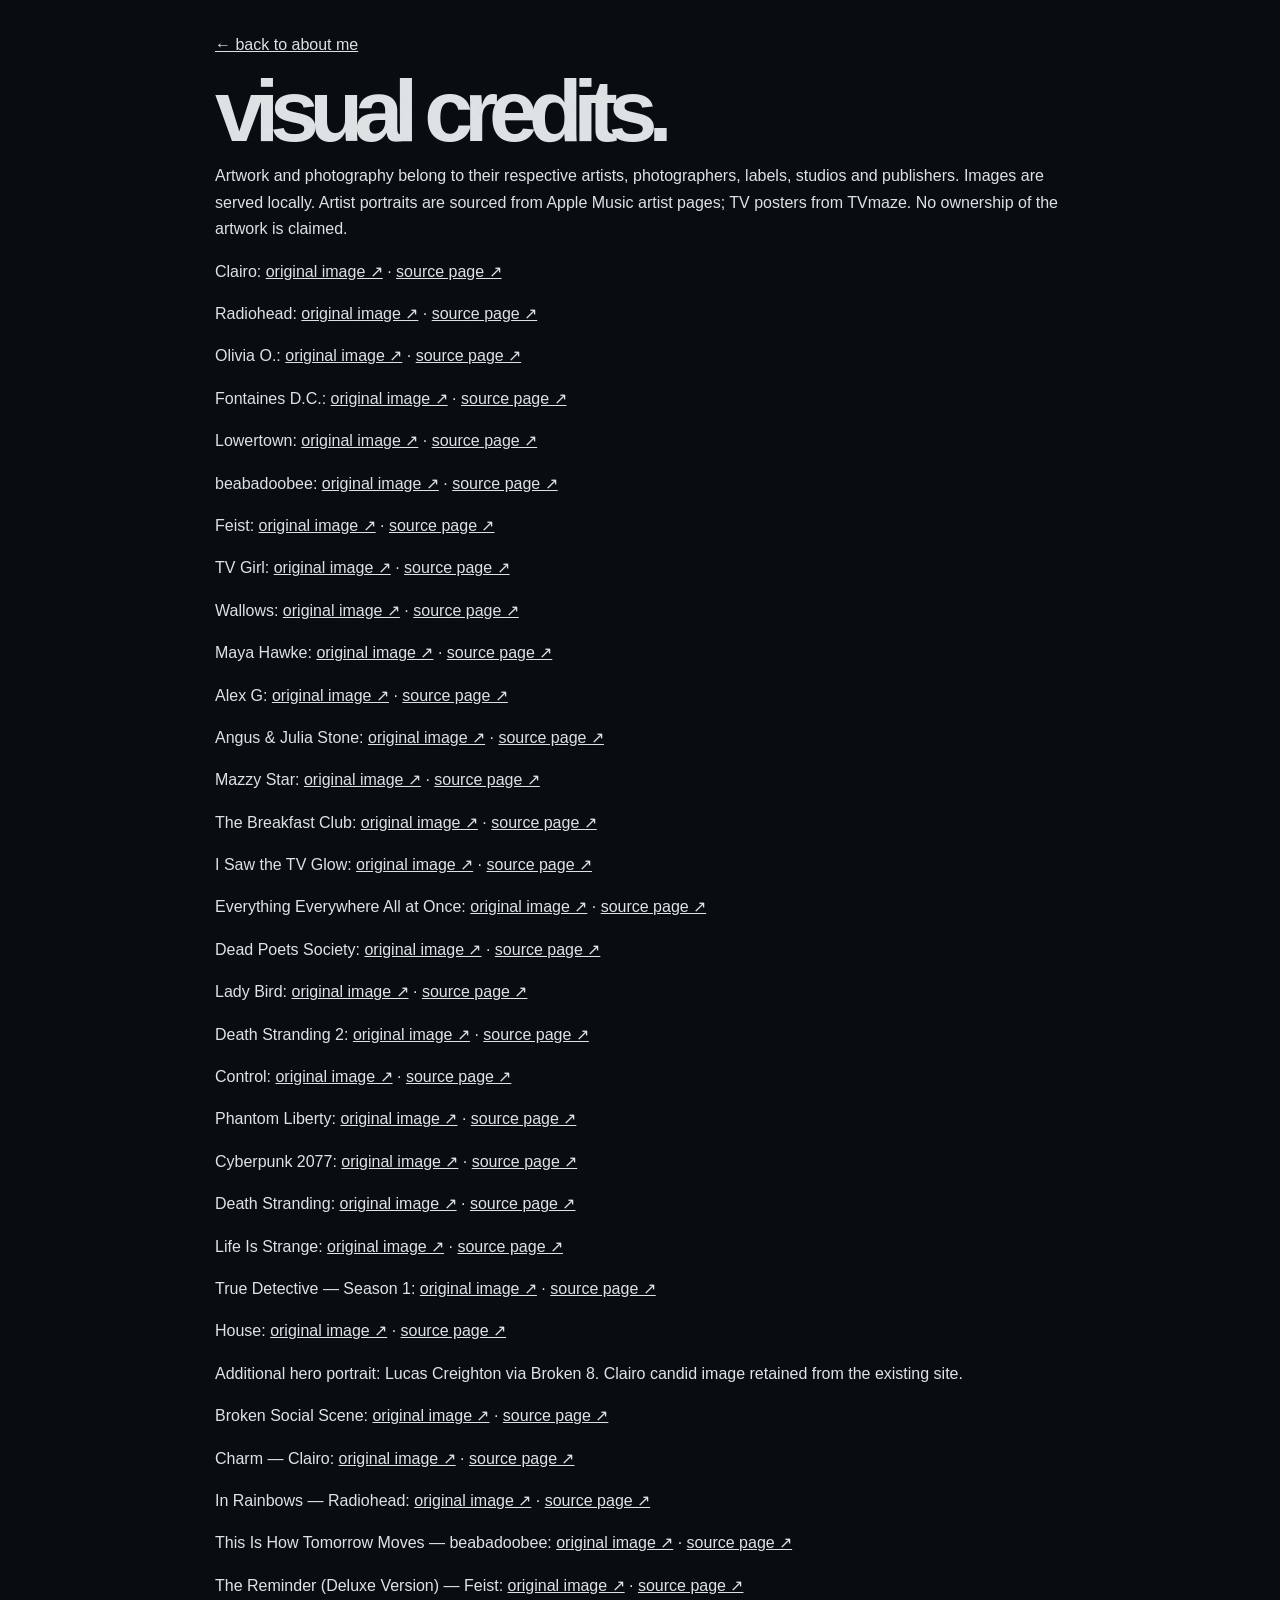
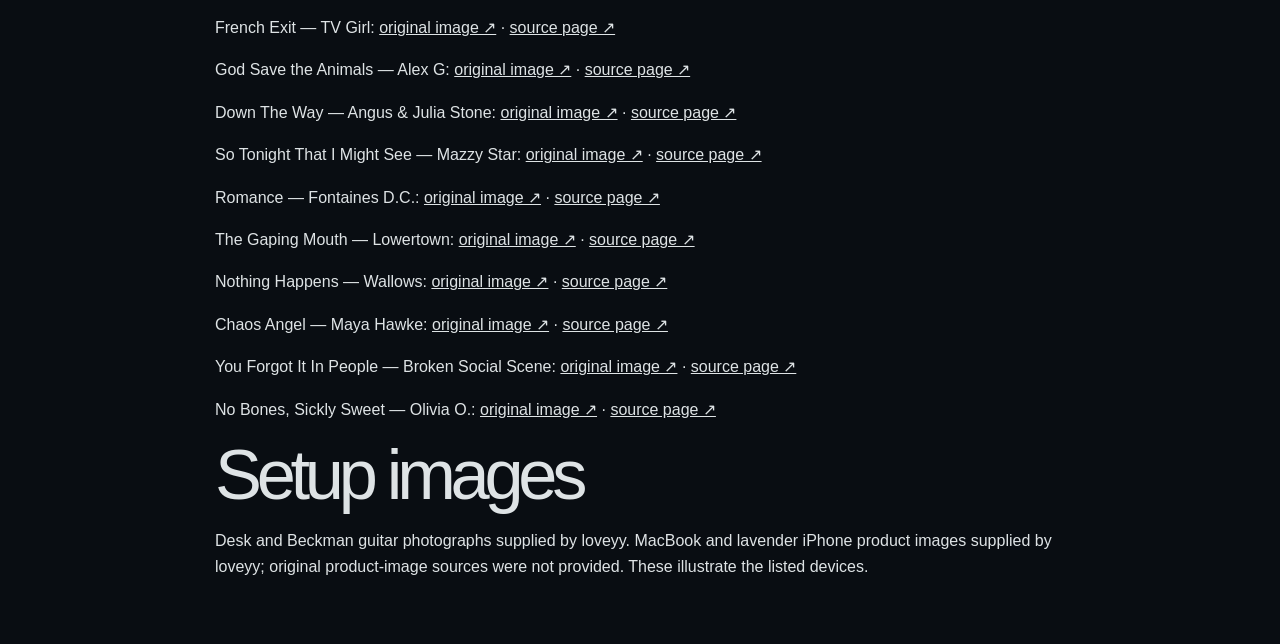
<file: image-credits.html>
<!doctype html><html lang="en"><head><script src="theme.js"></script><meta charset="utf-8"><meta name="viewport" content="width=device-width,initial-scale=1"><title>Visual credits — loveyy</title><link rel="stylesheet" href="styles.css"><link rel="stylesheet" href="scrapbook.css"><link rel="stylesheet" href="theme.css"><link rel="stylesheet" href="journal.css"><script src="journal.js" defer></script></head><body><main class="portfolio"><a href="index.html">← back to about me</a><h1 data-copy="image-credits-001">visual credits.</h1><p data-copy="image-credits-002">Artwork and photography belong to their respective artists, photographers, labels, studios and publishers. Images are served locally. Artist portraits are sourced from Apple Music artist pages; TV posters from TVmaze. No ownership of the artwork is claimed.</p><p>Clairo: <a href="https://is1-ssl.mzstatic.com/image/thumb/AMCArtistImages221/v4/b1/84/29/b18429e2-70f1-95e3-c914-56770f89d761/94ad1a0a-b92b-4182-83f8-365af22966f6_ami-identity-aa52a1d4a464b30cb84ce8eef20c1cbc-2024-05-22T16-11-12.275Z_cropped.png/486x486bb.png">original image ↗</a> · <a href="https://music.apple.com/us/artist/clairo/1187613837?uo=4">source page ↗</a></p><p>Radiohead: <a href="https://is1-ssl.mzstatic.com/image/thumb/AMCArtistImages211/v4/8a/49/84/8a498443-718e-40c0-404e-d1380c2352b7/ami-identity-531db02daa273271c643ba631a46b9d5-2026-09-07T07-12-12.872Z_cropped.png/486x486bb.png">original image ↗</a> · <a href="https://music.apple.com/us/artist/radiohead/657515?uo=4">source page ↗</a></p><p>Olivia O.: <a href="https://is1-ssl.mzstatic.com/image/thumb/AMCArtistImages116/v4/ba/7a/dc/ba7adcd8-65c2-3ad3-7129-58bcdf33fa2e/fc0ca53b-1248-4968-bed3-62cb34d37fda_file_cropped.png/486x486bb.png">original image ↗</a> · <a href="https://music.apple.com/us/artist/olivia-o/1140246527?uo=4">source page ↗</a></p><p>Fontaines D.C.: <a href="https://is1-ssl.mzstatic.com/image/thumb/AMCArtistImages211/v4/a5/23/e5/a523e50a-6337-5566-3db0-5a8176cbf02a/ami-identity-dc304023574eaecd53457c0a86abca04-2026-08-14T13-06-33.189Z_cropped.png/486x486bb.png">original image ↗</a> · <a href="https://music.apple.com/us/artist/fontaines-d-c/1341828470?uo=4">source page ↗</a></p><p>Lowertown: <a href="https://is1-ssl.mzstatic.com/image/thumb/AMCArtistImages221/v4/da/dc/25/dadc257e-700d-5dc0-b513-6b1de557649f/ami-identity-fca3a4edc4cde6de5585c5ca5b19707d-2026-03-10T16-33-56.303Z_cropped.png/486x486bb.png">original image ↗</a> · <a href="https://music.apple.com/us/artist/lowertown/1448207323?uo=4">source page ↗</a></p><p>beabadoobee: <a href="https://is1-ssl.mzstatic.com/image/thumb/AMCArtistImages221/v4/57/57/7d/57577d65-0337-57b9-91e1-cc190a347e8f/ami-identity-1ec5e4d68df4e12d09161a732fa3ecad-2026-06-16T14-59-44.548Z_cropped.png/486x486bb.png">original image ↗</a> · <a href="https://music.apple.com/us/artist/beabadoobee/1307650474?uo=4">source page ↗</a></p><p>Feist: <a href="https://is1-ssl.mzstatic.com/image/thumb/AMCArtistImages211/v4/6c/59/db/6c59db60-76f1-f1fe-f7f6-29671de87196/ami-identity-f8eea3fcd9dc55e458c1393d9bc2a92a-2026-02-18T16-25-35.609Z_cropped.png/486x486bb.png">original image ↗</a> · <a href="https://music.apple.com/us/artist/feist/13453308?uo=4">source page ↗</a></p><p>TV Girl: <a href="https://is1-ssl.mzstatic.com/image/thumb/Features126/v4/13/22/7a/13227ab0-90b9-632d-e243-a166a9d6b577/mzl.xtgczyzo.jpg/486x486bb.png">original image ↗</a> · <a href="https://music.apple.com/us/artist/tv-girl/468460706?uo=4">source page ↗</a></p><p>Wallows: <a href="https://is1-ssl.mzstatic.com/image/thumb/AMCArtistImages221/v4/24/e6/24/24e62443-72d9-bf96-80ea-80e81627f590/ami-identity-b69538002e246d5c68a1f6c7d2dde0c2-2025-04-24T06-42-58.234Z_cropped.png/486x486bb.png">original image ↗</a> · <a href="https://music.apple.com/us/artist/wallows/1225257328?uo=4">source page ↗</a></p><p>Maya Hawke: <a href="https://is1-ssl.mzstatic.com/image/thumb/AMCArtistImages211/v4/f7/0a/63/f70a63e4-e4ad-2a1e-b93b-132f89b7f17a/ami-identity-4e26445ceb57d02fb9517ee63572b9f7-2026-03-02T14-31-40.179Z_cropped.png/486x486bb.png">original image ↗</a> · <a href="https://music.apple.com/us/artist/maya-hawke/1473393677?uo=4">source page ↗</a></p><p>Alex G: <a href="https://is1-ssl.mzstatic.com/image/thumb/AMCArtistImages221/v4/6e/ac/28/6eac2867-07bd-5224-c586-018597c00c98/ami-identity-16c5f6b6d7613df8c0b8f5d7497cf581-2025-05-29T17-26-52.834Z_cropped.png/486x486bb.png">original image ↗</a> · <a href="https://music.apple.com/us/artist/alex-g/871667491?uo=4">source page ↗</a></p><p>Angus &amp; Julia Stone: <a href="https://is1-ssl.mzstatic.com/image/thumb/AMCArtistImages211/v4/85/39/5f/85395f06-3a42-c5e8-96a0-956e8ad7f00f/ami-identity-ff67db8910677fa8491f189520584eae-2026-05-06T23-50-14.928Z_cropped.png/486x486bb.png">original image ↗</a> · <a href="https://music.apple.com/us/artist/angus-julia-stone/169843517?uo=4">source page ↗</a></p><p>Mazzy Star: <a href="https://is1-ssl.mzstatic.com/image/thumb/AMCArtistImages211/v4/ef/05/78/ef057825-793f-90b2-ed1b-079ee035c600/ami_U003aidentity_U003ac2e957ae924d4e26ec325897fe0e8c4b-2026-10-08T19-47-40.924Z_cropped.png/486x486bb.png">original image ↗</a> · <a href="https://music.apple.com/us/artist/mazzy-star/532997?uo=4">source page ↗</a></p><p>The Breakfast Club: <a href="https://images.contentstack.io/v3/assets/blt13adb7e2033fcee5/bltbca4b05c60eab1f8/691c7f1d3f08bee35bb3b0b6/TheBreakfastClub_Poster_2000x3000_uaa.jpg?width=2560">original image ↗</a> · <a href="https://www.universalpicturesathome.com/movies/the-breakfast-club">source page ↗</a></p><p>I Saw the TV Glow: <a href="https://a24films.com/films/i-saw-the-tv-glow/og-image">original image ↗</a> · <a href="https://a24films.com/films/i-saw-the-tv-glow">source page ↗</a></p><p>Everything Everywhere All at Once: <a href="https://a24films.com/films/everything-everywhere-all-at-once/og-image">original image ↗</a> · <a href="https://a24films.com/films/everything-everywhere-all-at-once">source page ↗</a></p><p>Dead Poets Society: <a href="https://is1-ssl.mzstatic.com/image/thumb/Video123/v4/55/02/57/5502571b-4870-b977-596f-dffe890879b3/DIS_DEAD_POETS_SOCIETY_WW_ARTWORK_EN_3840x2160_1VAQ72000000E6.lsr/1200x675.jpg">original image ↗</a> · <a href="https://tv.apple.com/us/movie/dead-poets-society/umc.cmc.40eizj37hvedszozcidhgpari">source page ↗</a></p><p>Lady Bird: <a href="https://images.squarespace-cdn.com/content/v1/59664adc15d5db3f2ad78ccd/1545847420592-DF26Y9WB4YLH7LOYT86Z/MV5BODhkZGE0NDQtZDc0Zi00YmQ4LWJiNmUtYTY1OGM1ODRmNGVkXkEyXkFqcGdeQXVyMTMxODk2OTU%2540._V1_.jpg?format=2500w">original image ↗</a> · <a href="https://www.imdb.com/title/tt4925292/">source page ↗</a></p><p>Death Stranding 2: <a href="https://image.api.playstation.com/vulcan/ap/rnd/202511/2115/ae183c63bbeb38d05ecce96aa7f693b4a3769a1835020b63.png">original image ↗</a> · <a href="https://www.playstation.com/en-us/games/death-stranding-2-on-the-beach/">source page ↗</a></p><p>Control: <a href="https://i.3djuegos.com/juegos/14844/p7__remedy_/fotos/ficha/p7__remedy_-4583413.jpg">original image ↗</a> · <a href="https://www.remedygames.com/games/control">source page ↗</a></p><p>Phantom Liberty: <a href="https://fony.sk/sites/fony.sk/files/images/2023-10/e22efe5995a1271bc407b45e7d4a1b64bb3d9adae88b1887.png.jpeg">original image ↗</a> · <a href="https://www.cyberpunk.net/">source page ↗</a></p><p>Cyberpunk 2077: <a href="https://shared.fastly.steamstatic.com/store_item_assets/steam/apps/1091500/header.jpg">original image ↗</a> · <a href="https://store.steampowered.com/app/1091500/">source page ↗</a></p><p>Death Stranding: <a href="https://shared.fastly.steamstatic.com/store_item_assets/steam/apps/1190460/header.jpg">original image ↗</a> · <a href="https://store.steampowered.com/app/1190460/">source page ↗</a></p><p>Life Is Strange: <a href="https://shared.fastly.steamstatic.com/store_item_assets/steam/apps/319630/header.jpg">original image ↗</a> · <a href="https://store.steampowered.com/app/319630/">source page ↗</a></p><p>True Detective — Season 1: <a href="https://static.tvmaze.com/uploads/images/original_untouched/13/34831.jpg">original image ↗</a> · <a href="https://www.tvmaze.com/seasons/11/true-detective-season-1">source page ↗</a></p><p>House: <a href="https://static.tvmaze.com/uploads/images/original_untouched/357/894990.jpg">original image ↗</a> · <a href="https://www.tvmaze.com/shows/118/house">source page ↗</a></p><p data-copy="image-credits-003">Additional hero portrait: Lucas Creighton via Broken 8. Clairo candid image retained from the existing site.</p><p>Broken Social Scene: <a href="https://is1-ssl.mzstatic.com/image/thumb/AMCArtistImages211/v4/f6/16/bc/f616bc0a-0d3e-e6c5-a579-0d125ac1f547/ami-identity-42f40efbc5ff9bfc585f6a4cc55e572d-2026-01-09T00-14-43.972Z_cropped.png/486x486bb.png">original image ↗</a> · <a href="https://music.apple.com/us/artist/broken-social-scene/6925799?uo=4">source page ↗</a></p><p>Charm — Clairo: <a href="https://is1-ssl.mzstatic.com/image/thumb/Music211/v4/f7/8c/19/f78c1951-ced5-fea6-251b-50914d96fd62/00196922948305_Cover.jpg/600x600bb.jpg">original image ↗</a> · <a href="https://music.apple.com/us/album/charm/1742301413?uo=4">source page ↗</a></p><p>In Rainbows — Radiohead: <a href="https://is1-ssl.mzstatic.com/image/thumb/Music126/v4/dd/50/c7/dd50c790-99ac-d3d0-5ab8-e3891fb8fd52/634904032463.png/600x600bb.jpg">original image ↗</a> · <a href="https://music.apple.com/us/album/in-rainbows/1109714933?uo=4">source page ↗</a></p><p>This Is How Tomorrow Moves — beabadoobee: <a href="https://is1-ssl.mzstatic.com/image/thumb/Music221/v4/78/fa/f7/78faf7a9-97c0-5aa7-df1e-547da9703178/196922946356_Cover.jpg/600x600bb.jpg">original image ↗</a> · <a href="https://music.apple.com/us/album/this-is-how-tomorrow-moves/1741999882?uo=4">source page ↗</a></p><p>The Reminder (Deluxe Version) — Feist: <a href="https://is1-ssl.mzstatic.com/image/thumb/Music115/v4/cc/f4/46/ccf44641-40d8-018d-1bb2-e86ed8b7beeb/00602547820976.rgb.jpg/600x600bb.jpg">original image ↗</a> · <a href="https://music.apple.com/us/album/the-reminder-deluxe-version/1440837029?uo=4">source page ↗</a></p><p>French Exit — TV Girl: <a href="https://is1-ssl.mzstatic.com/image/thumb/Music122/v4/3d/09/0c/3d090c87-f02b-3c3c-cedf-603cc900082f/888174780955_cover.jpg/600x600bb.jpg">original image ↗</a> · <a href="https://music.apple.com/us/album/french-exit/1623929720?uo=4">source page ↗</a></p><p>God Save the Animals — Alex G: <a href="https://is1-ssl.mzstatic.com/image/thumb/Music126/v4/82/d9/bb/82d9bbb3-0b7b-bb1d-9632-44bb2c70c744/887828050765.png/600x600bb.jpg">original image ↗</a> · <a href="https://music.apple.com/us/album/god-save-the-animals/1621299044?uo=4">source page ↗</a></p><p>Down The Way — Angus &amp; Julia Stone: <a href="https://is1-ssl.mzstatic.com/image/thumb/Music221/v4/66/1c/ee/661cee4c-d9c5-6b78-9631-29e400010c18/05099960986450_Cover.jpg/600x600bb.jpg">original image ↗</a> · <a href="https://music.apple.com/us/album/down-the-way/1889997743?uo=4">source page ↗</a></p><p>So Tonight That I Might See — Mazzy Star: <a href="https://is1-ssl.mzstatic.com/image/thumb/Music116/v4/0f/03/ea/0f03ead1-d1eb-27fd-0734-b257b515692f/13UABIM59278.rgb.jpg/600x600bb.jpg">original image ↗</a> · <a href="https://music.apple.com/us/album/so-tonight-that-i-might-see/1440848808?uo=4">source page ↗</a></p><p>Romance — Fontaines D.C.: <a href="https://is1-ssl.mzstatic.com/image/thumb/Music211/v4/4d/3a/76/4d3a7621-8b56-56a3-829f-545dde0b2b6a/191404143674.png/600x600bb.jpg">original image ↗</a> · <a href="https://music.apple.com/us/album/romance/1737990072?uo=4">source page ↗</a></p><p>The Gaping Mouth — Lowertown: <a href="https://is1-ssl.mzstatic.com/image/thumb/Music125/v4/5c/c6/8a/5cc68a58-06ea-58af-a5d5-d56b9a0f963a/192641775451_Cover.jpg/600x600bb.jpg">original image ↗</a> · <a href="https://music.apple.com/us/album/the-gaping-mouth/1575440408?uo=4">source page ↗</a></p><p>Nothing Happens — Wallows: <a href="https://is1-ssl.mzstatic.com/image/thumb/Music115/v4/66/4e/b5/664eb519-7163-512c-78a8-b22bf6b166dd/075679859211.jpg/600x600bb.jpg">original image ↗</a> · <a href="https://music.apple.com/us/album/nothing-happens/1450670646?uo=4">source page ↗</a></p><p>Chaos Angel — Maya Hawke: <a href="https://is1-ssl.mzstatic.com/image/thumb/Music211/v4/f6/ab/a4/f6aba4f9-019e-2979-fcec-80ff55788939/810090094601_Cover.jpg/600x600bb.jpg">original image ↗</a> · <a href="https://music.apple.com/us/album/chaos-angel/1887715681?uo=4">source page ↗</a></p><p>You Forgot It In People — Broken Social Scene: <a href="https://is1-ssl.mzstatic.com/image/thumb/Music114/v4/c6/b1/49/c6b14990-0dc7-3763-0e4d-acf243f1b8ee/00827590010062.rgb.jpg/600x600bb.jpg">original image ↗</a> · <a href="https://music.apple.com/us/album/you-forgot-it-in-people/1442853882?uo=4">source page ↗</a></p><p>No Bones, Sickly Sweet — Olivia O.: <a href="https://is1-ssl.mzstatic.com/image/thumb/Music221/v4/bc/16/b5/bc16b588-6743-228e-dbbf-57fc4eeaef24/artwork.jpg/600x600bb.jpg">original image ↗</a> · <a href="https://music.apple.com/us/album/no-bones-sickly-sweet/1768858631?uo=4">source page ↗</a></p><section><h2>Setup images</h2><p>Desk and Beckman guitar photographs supplied by loveyy. MacBook and lavender iPhone product images supplied by loveyy; original product-image sources were not provided. These illustrate the listed devices.</p></section></main></body></html>
</file>
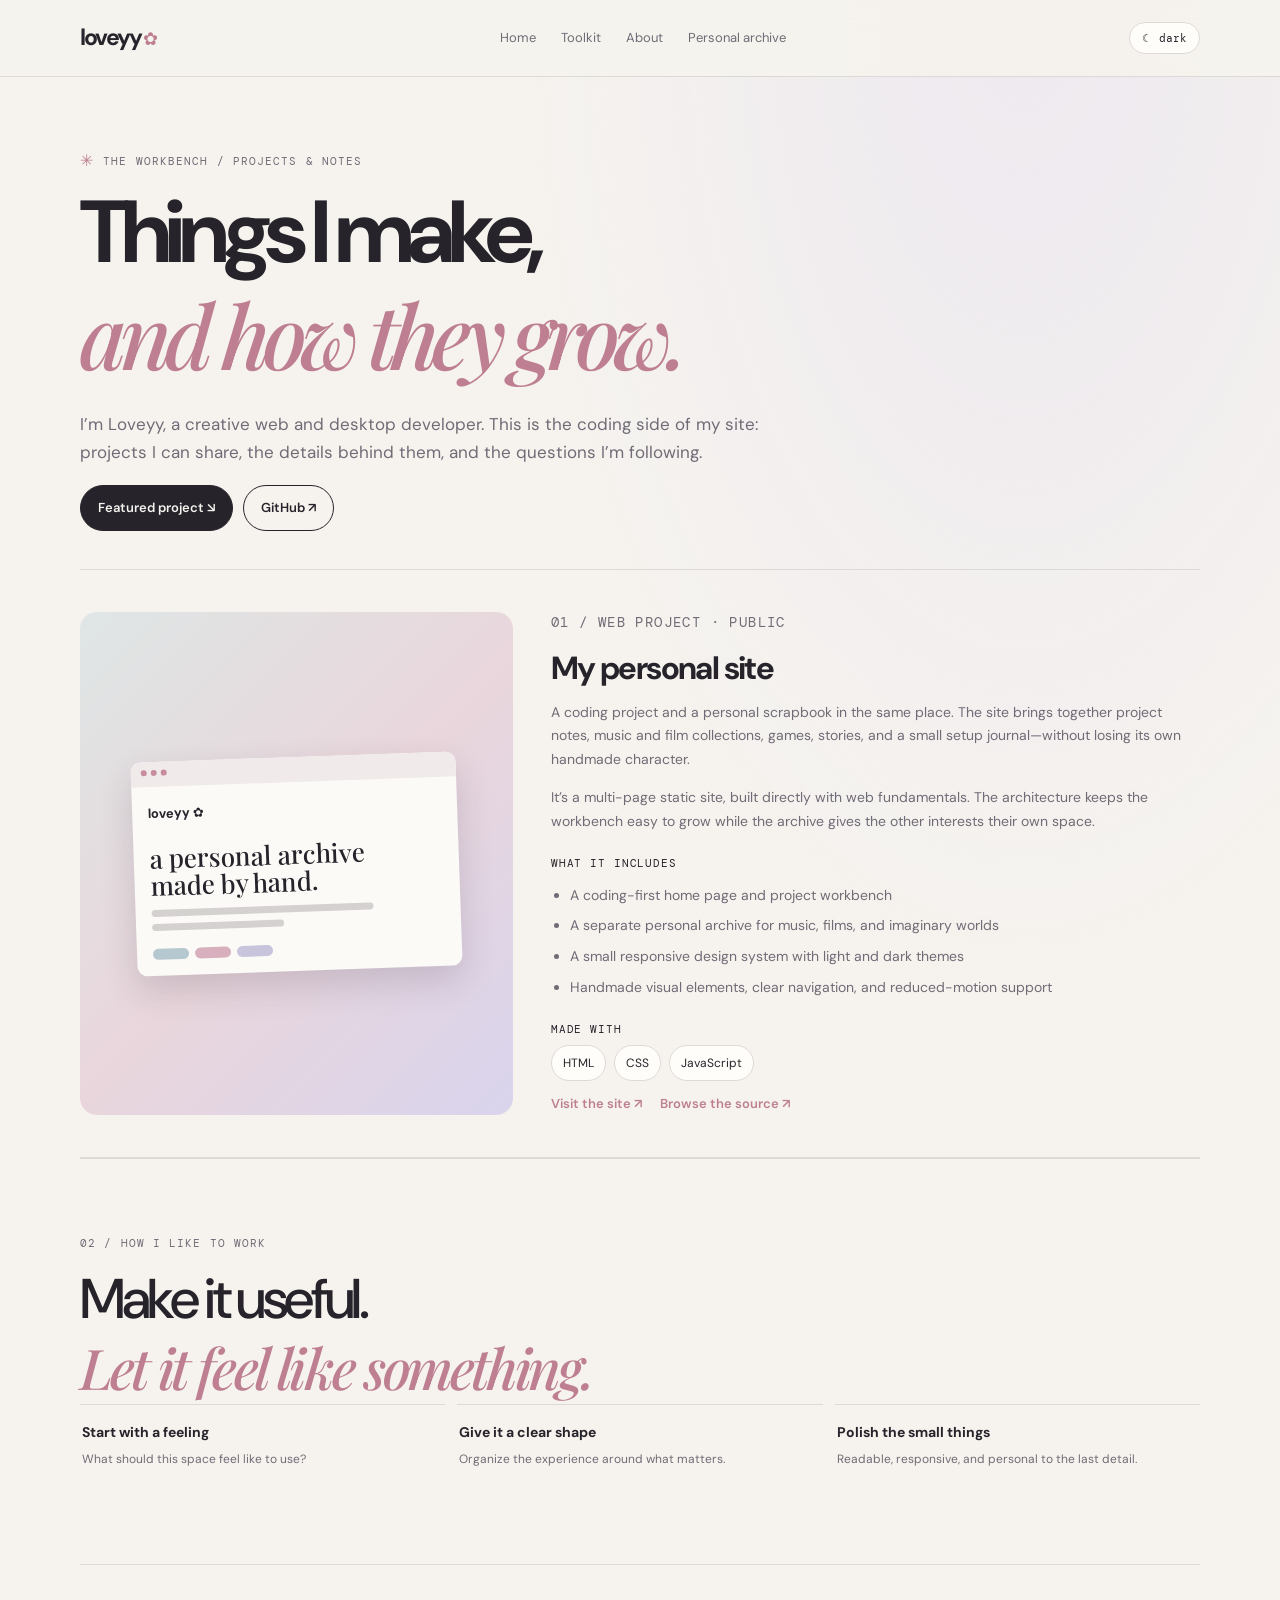
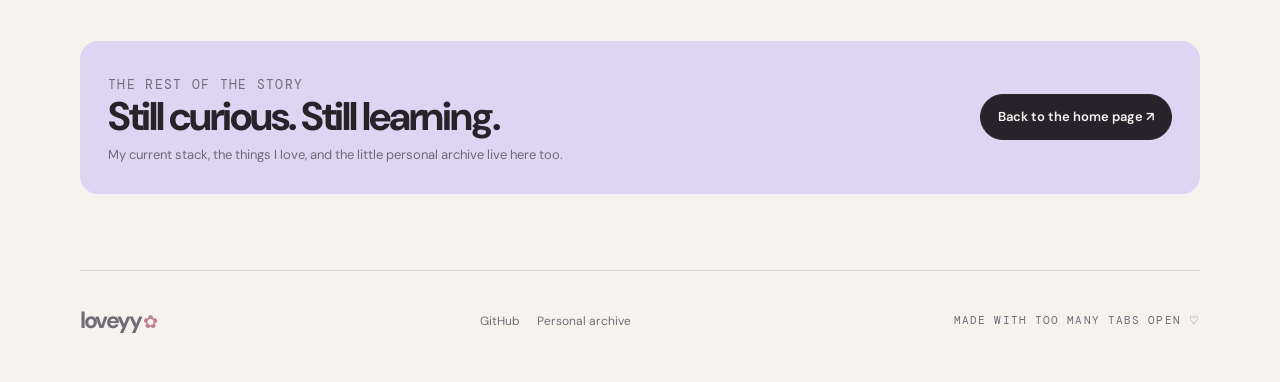
<file: portfolio.html>
<!doctype html>
<html lang="en" data-theme="light">
<head>
  <meta charset="utf-8"><meta name="viewport" content="width=device-width,initial-scale=1"><meta name="theme-color" content="#f6f3ee">
  <meta name="description" content="Loveyy's coding workbench — creative web and desktop development, project notes, and the tools behind them.">
  <title>Projects &amp; notes — Loveyy</title><link rel="icon" href="assets/imgs/InEgUadX.png">
  <link rel="preconnect" href="https://fonts.googleapis.com"><link rel="preconnect" href="https://fonts.gstatic.com" crossorigin>
  <link href="https://fonts.googleapis.com/css2?family=DM+Mono:wght@400;500&amp;family=DM+Sans:wght@400;500;600;700&amp;family=Playfair+Display:ital,wght@0,500;0,600;1,500;1,600&amp;display=swap" rel="stylesheet">
  <link rel="stylesheet" href="assets/css/coding.css"><script src="assets/js/coding.js" defer></script>
</head>
<body><a class="skip-link" href="#main">Skip to content</a>
<header class="site-header"><div class="wrap header-inner"><a class="brand" href="index.html">loveyy<span class="brand-mark"> ✿</span></a><nav class="nav" aria-label="Main navigation"><a href="index.html">Home</a><a href="index.html#toolkit">Toolkit</a><a href="index.html#about">About</a><a href="archive.html">Personal archive</a></nav><button class="theme-toggle" type="button" data-theme-toggle aria-pressed="false">☾ dark</button></div></header>
<main id="main" class="wrap">
  <header class="page-heading"><p class="eyebrow"><span class="star">✳</span> THE WORKBENCH / PROJECTS &amp; NOTES</p><h1>Things I make,<br><em>and how they grow.</em></h1><p>I’m Loveyy, a creative web and desktop developer. This is the coding side of my site: projects I can share, the details behind them, and the questions I’m following.</p><div class="page-nav"><a class="button primary" href="#personal-site">Featured project ↘</a><a class="button" href="https://github.com/loveyydoll" target="_blank" rel="noopener noreferrer">GitHub ↗</a></div></header>
  <section class="case-study" id="personal-site" aria-labelledby="site-project-title">
    <div class="case-visual" aria-hidden="true"><div class="preview-window"><div class="preview-window-top"><i></i><i></i><i></i></div><div class="preview-window-body"><div class="preview-brand">loveyy ✿</div><div class="preview-title">a personal archive<br>made by hand.</div><div class="preview-lines"></div><div class="preview-lines short"></div><div class="preview-pills"><i></i><i></i><i></i></div></div></div></div>
    <article class="case-copy"><p class="eyebrow">01 / WEB PROJECT · PUBLIC</p><h2 id="site-project-title">My personal site</h2><p>A coding project and a personal scrapbook in the same place. The site brings together project notes, music and film collections, games, stories, and a small setup journal—without losing its own handmade character.</p><p>It’s a multi-page static site, built directly with web fundamentals. The architecture keeps the workbench easy to grow while the archive gives the other interests their own space.</p>
      <h3>What it includes</h3><ul class="bullet-list"><li>A coding-first home page and project workbench</li><li>A separate personal archive for music, films, and imaginary worlds</li><li>A small responsive design system with light and dark themes</li><li>Handmade visual elements, clear navigation, and reduced-motion support</li></ul>
      <h3>Made with</h3><div class="chips"><span class="chip">HTML</span><span class="chip">CSS</span><span class="chip">JavaScript</span></div>
      <div class="inline-links"><a href="https://loveyydoll.github.io" target="_blank" rel="noopener noreferrer">Visit the site ↗</a><a href="https://github.com/loveyydoll/loveyydoll.github.io" target="_blank" rel="noopener noreferrer">Browse the source ↗</a></div>
    </article>
  </section>
  <section class="section" aria-labelledby="process-title"><p class="eyebrow">02 / HOW I LIKE TO WORK</p><h2 class="section-title" id="process-title">Make it useful.<br><em>Let it feel like something.</em></h2><div class="process-grid"><div class="process-card"><strong>Start with a feeling</strong><span>What should this space feel like to use?</span></div><div class="process-card"><strong>Give it a clear shape</strong><span>Organize the experience around what matters.</span></div><div class="process-card"><strong>Polish the small things</strong><span>Readable, responsive, and personal to the last detail.</span></div></div></section>
  <section class="section"><div class="cta-band"><div><p class="eyebrow">THE REST OF THE STORY</p><h2>Still curious. Still learning.</h2><p>My current stack, the things I love, and the little personal archive live here too.</p></div><a class="button primary" href="index.html">Back to the home page ↗</a></div></section>
</main>
<footer class="wrap site-footer"><a class="brand" href="index.html">loveyy<span class="brand-mark"> ✿</span></a><nav class="footer-links" aria-label="Elsewhere"><a href="https://github.com/loveyydoll" target="_blank" rel="noopener noreferrer">GitHub</a><a href="archive.html">Personal archive</a></nav><span class="footer-note">made with too many tabs open ♡</span></footer>
</body></html>
</file>
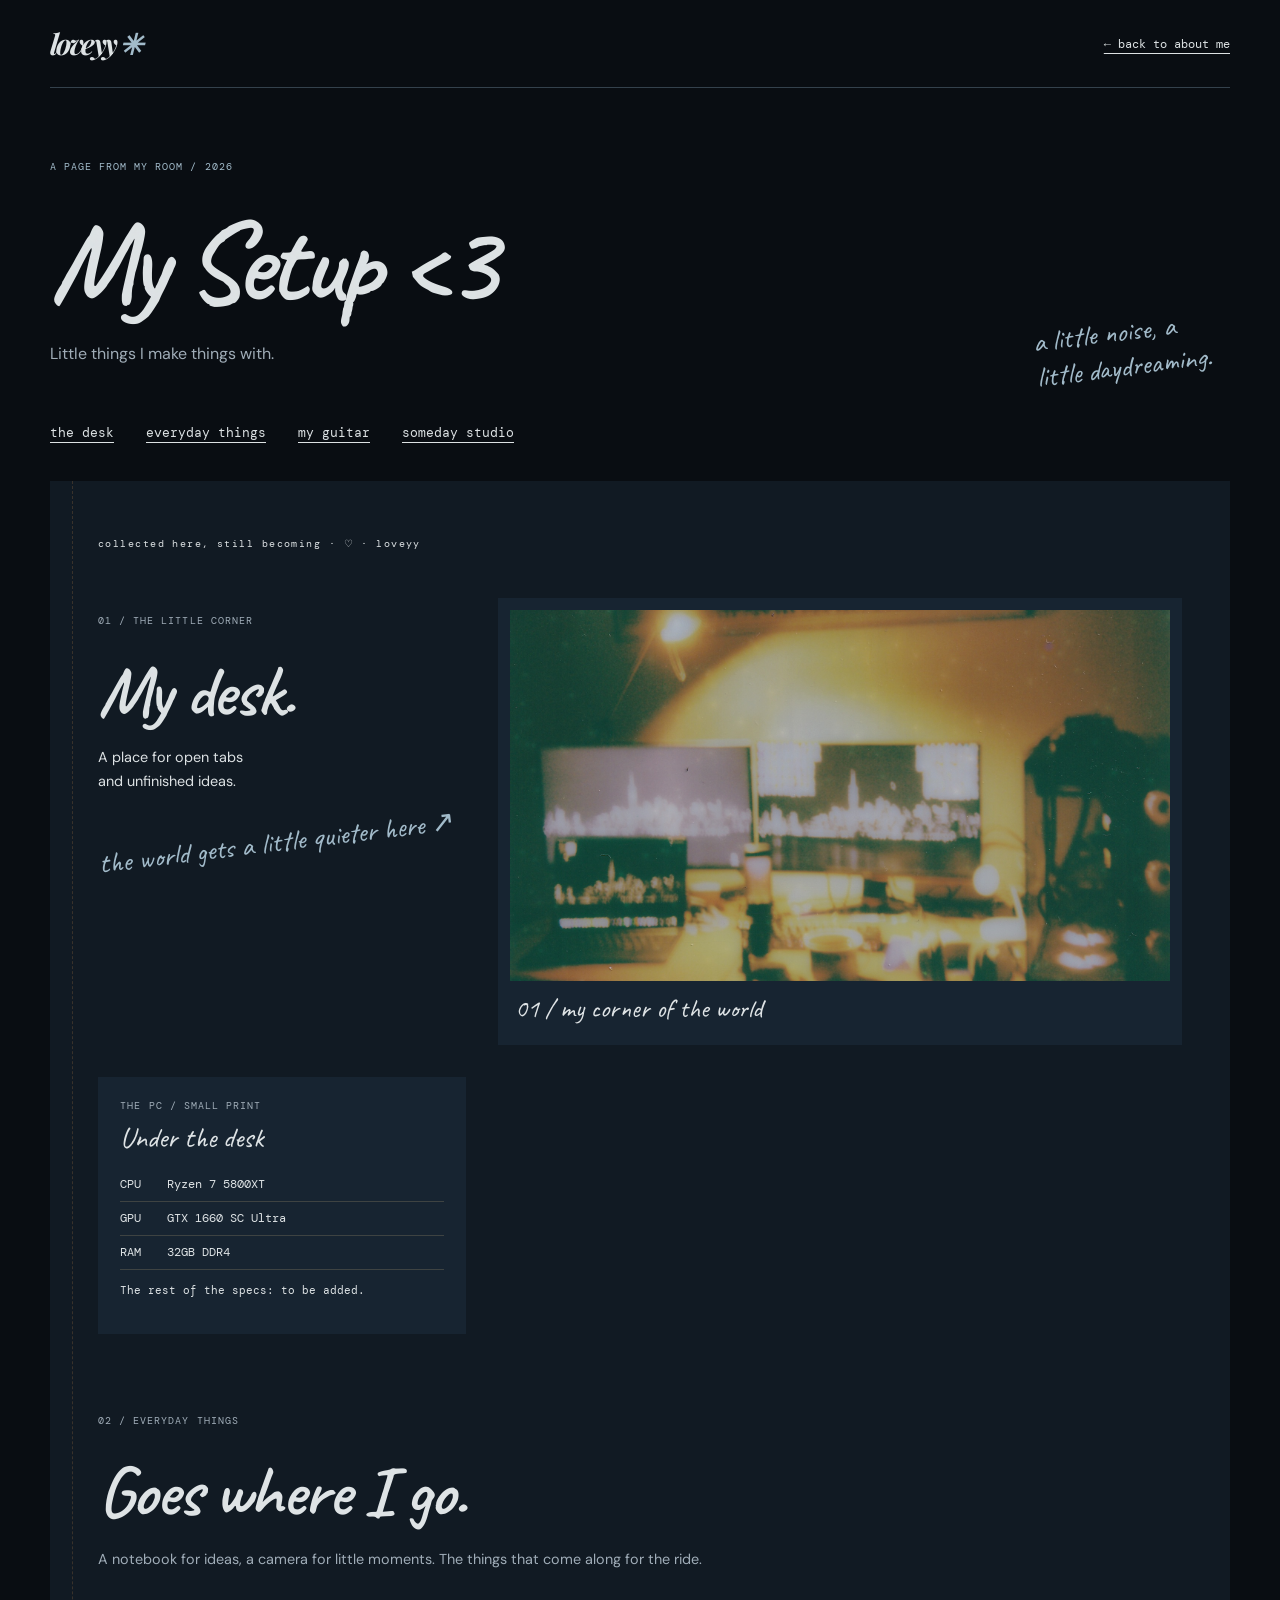
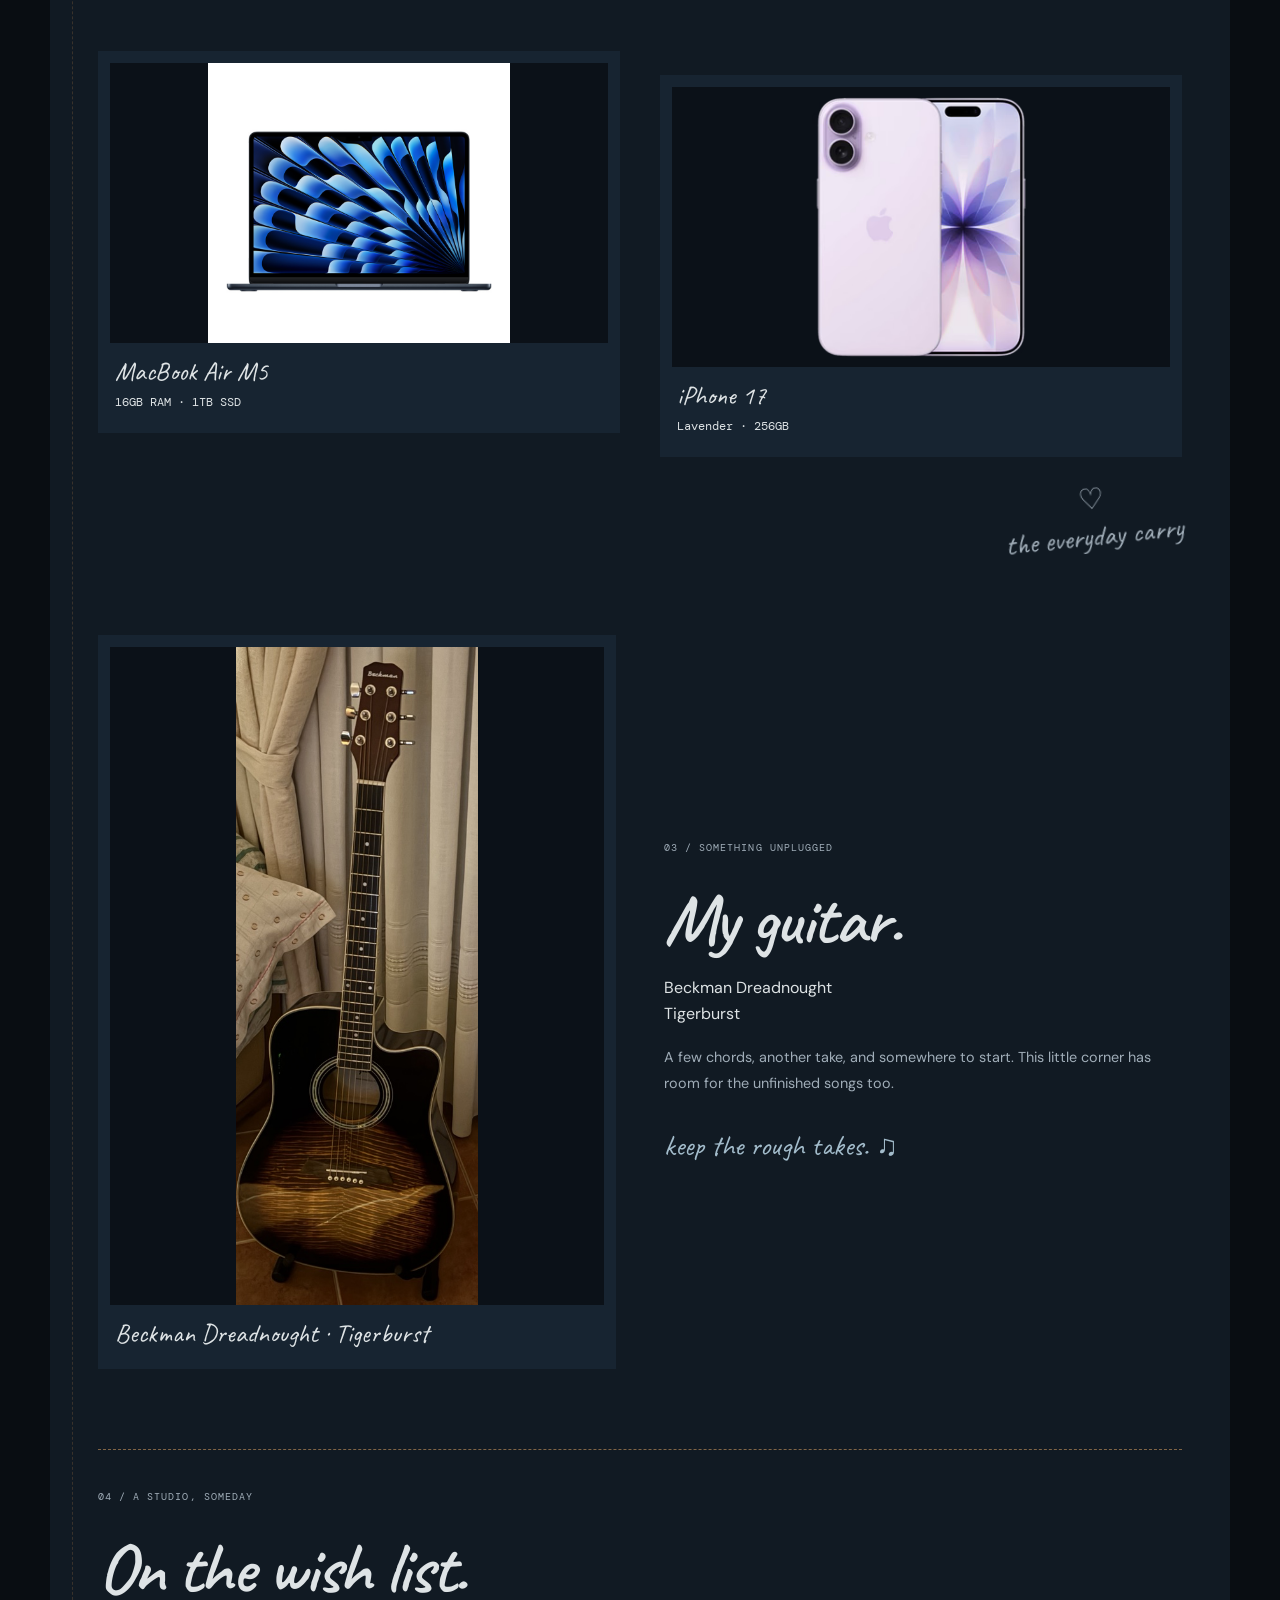
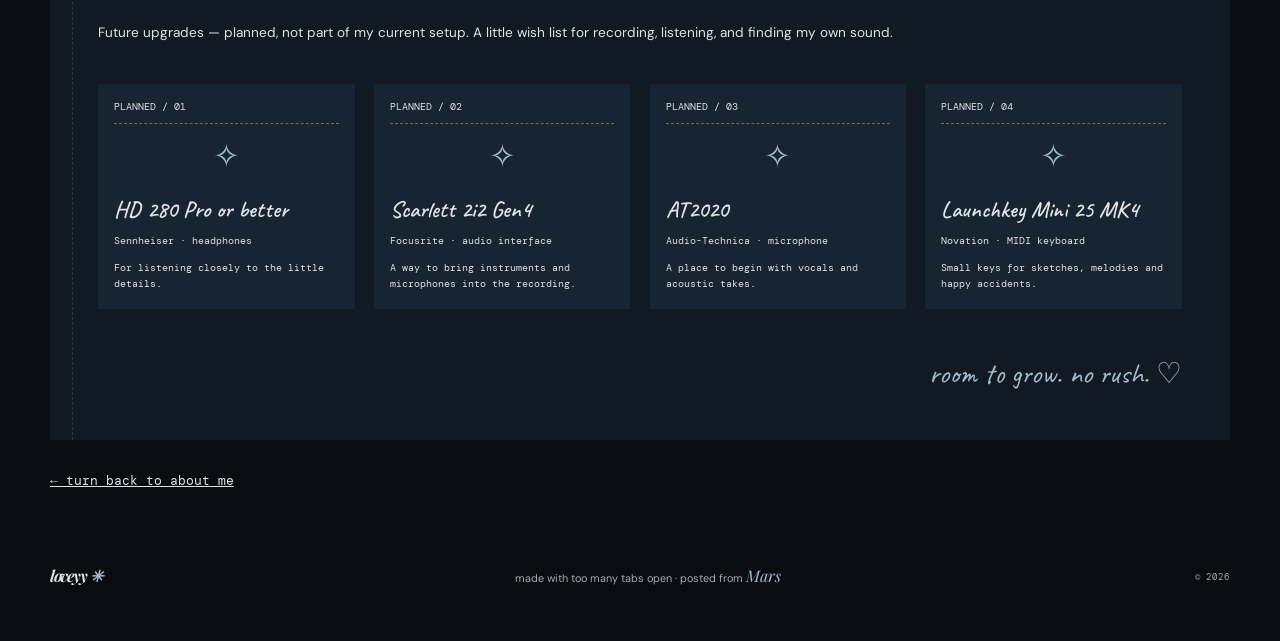
<file: setup.html>
<!doctype html>
<html lang="en"><head><meta charset="utf-8"><meta name="viewport" content="width=device-width, initial-scale=1"><script src="theme.js"></script>
<title>My Setup &lt;3 — loveyy</title><meta name="description" content="A page from my room: my desk, MacBook, lavender iPhone, guitar, and a studio wish list."><meta name="theme-color" content="#f3eddf"><link rel="icon" href="assets/imgs/InEgUadX.png">
<link rel="preconnect" href="https://fonts.googleapis.com"><link rel="preconnect" href="https://fonts.gstatic.com" crossorigin><link href="https://fonts.googleapis.com/css2?family=Caveat:wght@400;600&family=DM+Mono:wght@400;500&family=DM+Sans:wght@400;500;600;700&family=Playfair+Display:ital,wght@0,500;1,500&display=swap" rel="stylesheet">
<link rel="stylesheet" href="styles.css"><link rel="stylesheet" href="scrapbook.css"><link rel="stylesheet" href="theme.css"><link rel="stylesheet" href="journal.css"><script src="setup.js" defer></script><script src="script.js" defer></script><script src="journal.js" defer></script></head>
<body><a class="skip-link" href="#main">skip to my setup ↓</a><div class="site-shell"><header class="topbar"><a class="wordmark" href="index.html">loveyy<span data-copy="setup-001">✳</span></a><a class="bench-back" href="index.html">← back to about me</a></header>
<main id="main"><header class="setup-heading"><p class="eyebrow" data-copy="setup-003">A PAGE FROM MY ROOM / 2026</p><h1 data-copy="setup-004">My Setup &lt;3</h1><p data-copy="setup-005">Little things I make things with.</p><span class="hand-note" data-copy="setup-006">a little noise, a little daydreaming.</span></header>
<nav class="setup-index" aria-label="On this page"><a href="#desk">the desk</a><a href="#everyday">everyday things</a><a href="#guitar">my guitar</a><a href="#someday">someday studio</a></nav>
<div class="kraft-book"><div class="paper-margin" aria-hidden="true">collected here, still becoming · ♡ · loveyy</div><section class="desk-spread" id="desk" aria-labelledby="desk-title"><div class="desk-note"><p class="eyebrow" data-copy="setup-007">01 / THE LITTLE CORNER</p><h2 id="desk-title" data-copy="setup-008">My desk.</h2><p><span data-copy="setup-extra-001">A place for open tabs</span><br><span data-copy="setup-extra-002">and unfinished ideas.</span></p><span class="hand-note" aria-hidden="true">the world gets a little quieter here ↗</span></div><figure class="setup-photo desk-photo"><div class="photo-slot" data-photo="desk"><img src="assets/setup/desk.png" alt="My desk with warm lamplight, two monitors and a laptop" decoding="async" fetchpriority="high"></div><figcaption data-copy="setup-009">01 / my corner of the world</figcaption></figure><aside class="pc-note"><p class="eyebrow" data-copy="setup-010">THE PC / SMALL PRINT</p><h3 data-copy="setup-011">Under the desk</h3><dl><div><dt data-copy="setup-012">CPU</dt><dd data-copy="setup-013">Ryzen 7 5800XT</dd></div><div><dt data-copy="setup-014">GPU</dt><dd data-copy="setup-015">GTX 1660 SC Ultra</dd></div><div><dt data-copy="setup-016">RAM</dt><dd data-copy="setup-017">32GB DDR4</dd></div></dl><p class="pc-extra" data-copy="setup-018">The rest of the specs: to be added.</p></aside></section>
<section id="everyday" class="everyday-spread" aria-labelledby="everyday-title"><header><p class="eyebrow" data-copy="setup-019">02 / EVERYDAY THINGS</p><h2 id="everyday-title" data-copy="setup-020">Goes where I go.</h2><p class="spread-copy" data-copy="setup-021">A notebook for ideas, a camera for little moments. The things that come along for the ride.</p></header><figure class="setup-photo macbook-photo"><div class="photo-slot" data-photo="macbook"><img src="assets/setup/macbook.png" alt="Supplied product image of a MacBook Air with a blue display" decoding="async" loading="lazy"></div><figcaption>MacBook Air M5 <small data-copy="setup-022">16GB RAM · 1TB SSD</small></figcaption></figure><figure class="setup-photo iphone-photo"><div class="photo-slot" data-photo="iphone"><img src="assets/setup/iphone.png" alt="Supplied product image of a lavender iPhone, front and back" decoding="async" loading="lazy"></div><figcaption>iPhone 17 <small data-copy="setup-023">Lavender · 256GB</small></figcaption></figure><span class="spread-doodle" aria-hidden="true">♡<br>the everyday carry</span></section><section id="guitar" class="guitar-spread" aria-labelledby="guitar-title"><figure class="setup-photo guitar-photo"><div class="photo-slot" data-photo="guitar"><img src="assets/setup/guitar.png" alt="My Beckman Tigerburst acoustic guitar on its stand" decoding="async" loading="lazy"></div><figcaption data-copy="setup-024">Beckman Dreadnought · Tigerburst</figcaption></figure><div><p class="eyebrow" data-copy="setup-025">03 / SOMETHING UNPLUGGED</p><h2 id="guitar-title" data-copy="setup-026">My guitar.</h2><p><span data-copy="setup-extra-003">Beckman Dreadnought</span><br><span data-copy="setup-extra-004">Tigerburst</span></p><p class="spread-copy" data-copy="setup-027">A few chords, another take, and somewhere to start. This little corner has room for the unfinished songs too.</p><span class="hand-note" aria-hidden="true">keep the rough takes. ♫</span></div></section>
<section id="someday" class="planned-spread" aria-labelledby="planned-title"><header><p class="eyebrow" data-copy="setup-028">04 / A STUDIO, SOMEDAY</p><h2 id="planned-title" data-copy="setup-029">On the wish list.</h2><p data-copy="setup-030">Future upgrades — planned, not part of my current setup. A little wish list for recording, listening, and finding my own sound.</p></header><div class="upgrade-grid"><article class="upgrade-note"><span class="planned-tag" data-copy="setup-031">PLANNED / 01</span><div class="upgrade-space" aria-hidden="true">✧</div><h3 data-copy="setup-032">HD 280 Pro or better</h3><p data-copy="setup-033">Sennheiser · headphones</p><p data-copy="setup-034">For listening closely to the little details.</p></article><article class="upgrade-note"><span class="planned-tag" data-copy="setup-035">PLANNED / 02</span><div class="upgrade-space" aria-hidden="true">✧</div><h3 data-copy="setup-036">Scarlett 2i2 Gen4</h3><p data-copy="setup-037">Focusrite · audio interface</p><p data-copy="setup-038">A way to bring instruments and microphones into the recording.</p></article><article class="upgrade-note"><span class="planned-tag" data-copy="setup-039">PLANNED / 03</span><div class="upgrade-space" aria-hidden="true">✧</div><h3 data-copy="setup-040">AT2020</h3><p data-copy="setup-041">Audio-Technica · microphone</p><p data-copy="setup-042">A place to begin with vocals and acoustic takes.</p></article><article class="upgrade-note"><span class="planned-tag" data-copy="setup-043">PLANNED / 04</span><div class="upgrade-space" aria-hidden="true">✧</div><h3 data-copy="setup-044">Launchkey Mini 25 MK4</h3><p data-copy="setup-045">Novation · MIDI keyboard</p><p data-copy="setup-046">Small keys for sketches, melodies and happy accidents.</p></article></div><p class="hand-note end-note" data-copy="setup-047">room to grow. no rush. ♡</p></section></div><p class="setup-return"><a href="index.html">← turn back to about me</a></p></main><footer class="site-footer"><a class="wordmark" href="index.html">loveyy<span data-copy="setup-048">✳</span></a><p><span data-copy="setup-extra-005">made with too many tabs open · posted from </span><i><span data-copy="setup-extra-006">Mars</span></i></p><span>© <span id="year" data-copy="setup-049">2026</span></span></footer></div></body></html>
</file>
<file: assets/css/coding.css>
@import url('https://fonts.googleapis.com/css2?family=DM+Mono:wght@400;500&family=DM+Sans:wght@400;500;600;700&family=Playfair+Display:ital,wght@0,500;0,600;1,500;1,600&display=swap');
:root{color-scheme:light;--paper:#f6f3ee;--surface:#fffdf9;--ink:#26232b;--muted:#706b76;--line:#ded9d7;--rose:#bd7f91;--pink:#efd6df;--lilac:#dcd6f2;--blue:#a9c1d1;--green:#bfc69d;--night:#20232c;--shadow:0 18px 48px #30253612;--sans:'DM Sans',Arial,sans-serif;--serif:'Playfair Display',Georgia,serif;--mono:'DM Mono',Consolas,monospace;--max:1120px;font-synthesis:none}
:root[data-theme=dark]{color-scheme:dark;--paper:#17171d;--surface:#22222b;--ink:#f2edf0;--muted:#b3aab4;--line:#3a3640;--pink:#59414f;--lilac:#444054;--blue:#40515d;--green:#454b3e;--night:#101116;--shadow:0 18px 48px #0003}
*{box-sizing:border-box}
html{scroll-behavior:smooth;scroll-padding-top:6rem;background:var(--paper)}
body{margin:0;background:radial-gradient(ellipse at 80% 0%,color-mix(in srgb,var(--lilac) 35%,transparent),transparent 36%),var(--paper);color:var(--ink);font:16px/1.7 var(--sans)}
a{color:inherit;text-decoration:none}
a:focus-visible,button:focus-visible{outline:3px solid var(--rose);outline-offset:4px}
img{max-width:100%}
.skip-link{position:absolute;left:-999px;top:1rem;z-index:20;padding:.6rem 1rem;background:var(--ink);color:var(--paper)}
.skip-link:focus{left:1rem}
.wrap{width:min(var(--max),calc(100% - 48px));margin:auto}
.site-header{position:sticky;top:0;z-index:10;background:color-mix(in srgb,var(--paper) 90%,transparent);backdrop-filter:blur(16px);border-bottom:1px solid var(--line)}
.header-inner{min-height:76px;display:flex;align-items:center;justify-content:space-between;gap:20px}
.brand{font-size:23px;font-weight:700;letter-spacing:-1.8px}.brand-mark{color:var(--rose);font-size:18px}
.nav{display:flex;align-items:center;gap:25px;font-size:13px;color:var(--muted)}.nav a:hover,.nav a[aria-current=page]{color:var(--ink)}
.theme-toggle{background:var(--surface);border:1px solid var(--line);border-radius:999px;padding:8px 12px;color:var(--ink);font:11px var(--mono);cursor:pointer}
.hero{position:relative;display:grid;grid-template-columns:1.05fr .95fr;gap:30px;align-items:center;min-height:570px;padding:74px 0 66px}
.eyebrow,.kicker,.section-index,.card-label,.project-meta,.footer-note{font:11px/1.5 var(--mono);letter-spacing:.1em;text-transform:uppercase;color:var(--muted)}
.eyebrow{display:flex;align-items:center;gap:9px;margin:0 0 18px}
.star{color:var(--rose);font-size:16px}
.hero h1{font-size:clamp(56px,8.6vw,100px);line-height:.94;letter-spacing:-.085em;font-weight:600;margin:0 0 22px}
.hero h1 em{font:italic 500 1em/1 var(--serif);letter-spacing:-.075em;color:var(--rose)}
.hero-lead{max-width:580px;font-size:18px;line-height:1.8;color:var(--muted);margin:0 0 26px}
.button-row{display:flex;flex-wrap:wrap;gap:11px}
.button{display:inline-flex;align-items:center;gap:14px;border:1px solid var(--ink);border-radius:999px;padding:11px 17px;font-size:13px;font-weight:600;transition:transform .2s,background .2s}
.button:hover{transform:translateY(-2px);background:var(--ink);color:var(--paper)}
.button.primary{background:var(--ink);color:var(--paper)}
.button.primary:hover{background:var(--rose);border-color:var(--rose)}
.hero-aside{max-width:360px;margin:28px 0 0;color:var(--muted);font:12px/1.8 var(--mono)}
.hero-art{min-height:390px;position:relative}
.art-board{position:absolute;inset:24px 24px 36px 30px;border-radius:20px;background:var(--night);box-shadow:var(--shadow);overflow:hidden;padding:22px;color:#f6f3ee;transform:rotate(1deg)}
.board-top{display:flex;justify-content:space-between;align-items:center;color:#c9c2c9;font:10px var(--mono);letter-spacing:.08em}
.board-dots{display:flex;gap:5px}.board-dots i{width:7px;height:7px;border-radius:50%;background:#bd7f91}.board-dots i:nth-child(2){background:#d5c588}.board-dots i:nth-child(3){background:#a9c1d1}
.code-art{margin:34px 0 0;font:clamp(11px,1.3vw,15px)/2 var(--mono);white-space:pre-wrap;color:#c7ccd8}
.code-art .pink{color:#e8a9bd}.code-art .blue{color:#a9c1d1}.code-art .gold{color:#dcca9e}
.art-sticky{position:absolute;right:4px;bottom:4px;width:170px;padding:18px;background:var(--pink);color:#47333d;box-shadow:var(--shadow);transform:rotate(5deg);font:italic 19px/1.35 var(--serif)}
.art-sticky small{display:block;margin-top:10px;font:10px var(--mono);letter-spacing:.08em}
.art-orbit{position:absolute;right:12px;top:0;color:var(--rose);font-size:30px}.art-heart{position:absolute;left:5px;bottom:26px;color:var(--rose);font-size:26px}
.section{padding:76px 0;border-top:1px solid var(--line)}
.section-head{display:flex;justify-content:space-between;align-items:end;gap:20px;margin-bottom:28px}
.section-head h2,.section-title{font-size:clamp(34px,5vw,56px);line-height:1.05;letter-spacing:-.06em;font-weight:500;margin:0}
.section-head h2 em,.section-title em{font:italic 500 1em var(--serif);color:var(--rose)}
.section-note{max-width:330px;text-align:right;color:var(--muted);font-size:13px}
.featured{display:grid;grid-template-columns:1fr 1fr;gap:30px;align-items:stretch;background:var(--surface);border:1px solid var(--line);border-radius:20px;padding:18px;box-shadow:var(--shadow)}
.project-preview{position:relative;min-height:300px;overflow:hidden;border-radius:13px;background:linear-gradient(135deg,#dfe6e5,#e9d6dc 52%,#d9d4ed);padding:20px;display:flex;align-items:center;justify-content:center}
.preview-window{width:86%;background:#fbfaf7;border-radius:10px;box-shadow:0 15px 35px #3226382a;overflow:hidden;transform:rotate(-2deg)}
.preview-window-top{height:25px;padding:8px 10px;background:#f0eaeb;display:flex;gap:4px}.preview-window-top i{width:6px;height:6px;border-radius:50%;background:#c88c9f}
.preview-window-body{padding:16px}.preview-brand{font-size:13px;font-weight:700}.preview-title{margin:20px 0 10px;font:500 26px/1.05 var(--serif)}.preview-lines{height:7px;width:76%;border-radius:5px;background:#d5d1d1;margin:7px 0}.preview-lines.short{width:45%}.preview-pills{display:flex;gap:6px;margin-top:18px}.preview-pills i{width:36px;height:11px;border-radius:8px;background:#b6c8cf}.preview-pills i:nth-child(2){background:#d7afbd}.preview-pills i:nth-child(3){background:#c8c4dc}
.featured-copy{padding:18px 18px 18px 4px;display:flex;flex-direction:column;justify-content:center}
.project-meta{display:flex;flex-wrap:wrap;gap:10px;margin-bottom:12px}.project-meta span{padding:5px 9px;border:1px solid var(--line);border-radius:999px;font-size:9px}
.featured-copy h3{font-size:30px;line-height:1.15;letter-spacing:-.05em;margin:0 0 12px}
.featured-copy p{color:var(--muted);font-size:14px;margin:0 0 16px}
.inline-links{display:flex;flex-wrap:wrap;gap:18px;margin-top:12px;font-size:13px;font-weight:600}.inline-links a{color:var(--rose);text-underline-offset:4px}.inline-links a:hover{text-decoration:underline}
.focus-grid{display:grid;grid-template-columns:repeat(3,1fr);gap:14px}
.focus-card{padding:21px;border:1px solid var(--line);border-radius:15px;background:var(--surface)}
.focus-icon{font-size:22px}.focus-card h3{font-size:18px;margin:10px 0 6px}.focus-card p{margin:0;color:var(--muted);font-size:13px}
.stack-layout{display:grid;grid-template-columns:.7fr 1.3fr;gap:40px}.stack-copy{max-width:360px;color:var(--muted);font-size:14px}
.stack-group{margin-bottom:21px}.stack-group h3{font:11px var(--mono);letter-spacing:.08em;text-transform:uppercase;color:var(--muted);margin:0 0 9px}
.chips{display:flex;flex-wrap:wrap;gap:8px}
.chip{display:inline-flex;align-items:center;gap:7px;padding:7px 11px;border:1px solid var(--line);background:var(--surface);border-radius:999px;font-size:12px}
.chip-icon{font-size:14px}
.about-grid{display:grid;grid-template-columns:.7fr 1.3fr;gap:40px}
.about-copy{max-width:690px;color:var(--muted);font-size:15px}.about-copy p{margin:0 0 16px}
.interest-list{display:grid;grid-template-columns:repeat(4,1fr);gap:10px;margin-top:28px}
.interest{border-top:2px solid var(--rose);padding:12px 10px;color:var(--muted);font-size:12px}
.archive-link{display:inline-flex;margin-top:20px;color:var(--rose);font-size:13px;text-decoration:underline;text-underline-offset:4px}
.cta-band{display:flex;justify-content:space-between;align-items:center;gap:20px;padding:28px;background:var(--lilac);border-radius:18px;color:var(--ink)}
.cta-band h2{font-size:clamp(24px,4vw,40px);line-height:1.1;letter-spacing:-.05em;margin:0}.cta-band p{margin:6px 0 0;color:var(--muted);font-size:13px}
.site-footer{display:flex;align-items:center;justify-content:space-between;gap:20px;padding:30px 0 42px;border-top:1px solid var(--line);color:var(--muted);font-size:12px}
.footer-links{display:flex;flex-wrap:wrap;gap:17px}.footer-links a:hover{color:var(--rose)}
.page-heading{padding:72px 0 38px;border-bottom:1px solid var(--line)}
.page-heading h1{font-size:clamp(52px,8vw,88px);line-height:.95;letter-spacing:-.08em;margin:0 0 18px}
.page-heading h1 em{font:italic 500 1em var(--serif);color:var(--rose)}
.page-heading p:not(.eyebrow){max-width:700px;color:var(--muted);font-size:17px}
.case-study{display:grid;grid-template-columns:.8fr 1.2fr;gap:38px;padding:42px 0;border-bottom:1px solid var(--line)}
.case-visual{min-height:250px;border-radius:17px;background:linear-gradient(135deg,#dfe6e5,#e9d6dc 52%,#d9d4ed);display:grid;place-items:center}
.case-visual .preview-window{width:75%}
.case-copy h2{font-size:32px;line-height:1.1;letter-spacing:-.05em;margin:5px 0 12px}
.case-copy p{color:var(--muted);font-size:14px}
.case-copy h3{font:11px var(--mono);letter-spacing:.08em;text-transform:uppercase;margin:22px 0 9px}
.bullet-list{padding-left:19px;color:var(--muted);font-size:14px}.bullet-list li{margin:7px 0}
.process-grid{display:grid;grid-template-columns:repeat(3,1fr);gap:12px}.process-card{border-top:1px solid var(--line);padding:16px 2px}.process-card strong{display:block;font-size:14px}.process-card span{color:var(--muted);font-size:12px}
.page-nav{display:flex;flex-wrap:wrap;gap:10px;margin-top:18px}
@media(max-width:760px){.hero{grid-template-columns:1fr;min-height:auto;padding:56px 0}.hero-art{min-height:340px;max-width:560px;width:100%;margin:auto}.featured{grid-template-columns:1fr}.project-preview{min-height:250px}.featured-copy{padding:10px}.stack-layout,.about-grid,.case-study{grid-template-columns:1fr;gap:20px}.focus-grid{grid-template-columns:1fr 1fr}.interest-list{grid-template-columns:1fr 1fr}.section{padding:58px 0}.section-head{align-items:start;flex-direction:column}.section-note{text-align:left}.case-visual{min-height:220px}}
@media(max-width:520px){.wrap{width:calc(100% - 32px)}.header-inner{min-height:68px;flex-wrap:wrap;padding:9px 0}.nav{order:3;width:100%;justify-content:space-between;gap:10px;font-size:11px}.theme-toggle{margin-left:auto}.hero h1{font-size:clamp(52px,16vw,76px)}.hero-lead{font-size:16px}.hero-art{min-height:300px}.art-board{inset:18px 16px 25px 15px;padding:17px}.code-art{font-size:11px;margin-top:26px}.art-sticky{width:140px;right:0;font-size:16px;padding:14px}.featured{padding:10px}.project-preview{min-height:220px}.focus-grid{grid-template-columns:1fr}.interest-list{grid-template-columns:1fr 1fr}.cta-band{align-items:flex-start;flex-direction:column}.site-footer{align-items:flex-start;flex-direction:column}.page-heading{padding:52px 0 28px}}
@media(prefers-reduced-motion:reduce){html{scroll-behavior:auto}*,*::before,*::after{animation-duration:.01ms!important;animation-iteration-count:1!important;transition-duration:.01ms!important}}
</file>
<file: styles.css>
:root{color-scheme:dark;--bg:#171613;--paper:#201e1a;--paper-2:#29251f;--text:#f1eee7;--muted:#aaa398;--line:#3b362f;--lime:#d9ef83;--rose:#cb9297;--orange:#d5a77f;--mono:'DM Mono',monospace;--sans:'DM Sans',sans-serif;--serif:'Playfair Display',Georgia,serif;--max:1120px}
*{box-sizing:border-box}
html{scroll-behavior:smooth;scroll-padding-top:2rem;background:var(--bg)}
body{margin:0;background:radial-gradient(ellipse at 78% 0%,#383026 0,transparent 33%),var(--bg);color:var(--text);font-family:var(--sans);line-height:1.65}
body:before{content:"";position:fixed;inset:0;z-index:10;pointer-events:none;opacity:.12;background-image:url("data:image/svg+xml,%3Csvg viewBox='0 0 180 180' xmlns='http://www.w3.org/2000/svg'%3E%3Cfilter id='n'%3E%3CfeTurbulence type='fractalNoise' baseFrequency='.92' numOctaves='3' stitchTiles='stitch'/%3E%3C/filter%3E%3Crect width='100%25' height='100%25' filter='url(%23n)' opacity='.23'/%3E%3C/svg%3E");mix-blend-mode:screen}
a{color:inherit}a:focus-visible,button:focus-visible{outline:2px solid var(--lime);outline-offset:5px}
img{display:block;width:100%;height:100%;object-fit:cover;filter:saturate(.72) contrast(1.03)}
.skip-link{position:absolute;left:-9999px;top:1rem;z-index:20;background:var(--lime);color:#171613;padding:.6rem 1rem}.skip-link:focus{left:1rem}
.site-shell{width:min(100% - 3.5rem,var(--max));margin:0 auto}
.topbar{height:76px;display:flex;align-items:center;justify-content:space-between;border-bottom:1px solid var(--line);gap:1rem}
.wordmark{font-weight:700;letter-spacing:-.09em;text-decoration:none;font-size:1.25rem}.wordmark span{color:var(--lime);padding-left:.2rem}
.top-note,.eyebrow,.section-mark,.hero-bottom,.frame-stamp,.visual-caption,.card-category,.card-topline,.reference-kind,.project-index,.site-footer>span{font: .64rem var(--mono);letter-spacing:.1em}
.top-note{color:var(--muted)}.theme-toggle{display:flex;align-items:center;gap:.55rem;background:none;border:0;color:var(--muted);font: .65rem var(--mono);cursor:pointer}.theme-dot{width:9px;height:9px;border-radius:50%;background:var(--lime);box-shadow:0 0 12px #d9ef8366}
.hero{position:relative;display:grid;grid-template-columns:1fr .94fr;gap:4rem;align-items:center;min-height:640px;padding:5.2rem 0 4rem;border-bottom:1px solid var(--line)}
.hero-copy{position:relative;z-index:2}.eyebrow{color:var(--muted);margin:0 0 1.6rem}.live-dot{display:inline-block;width:6px;height:6px;border-radius:50%;background:var(--lime);margin:0 .5rem .1rem 0;box-shadow:0 0 9px #d9ef8377}
h1{font-size:clamp(5rem,10vw,8.5rem);line-height:.83;letter-spacing:-.105em;font-weight:600;margin:0 0 2rem}h1 em,h2 em{font-family:var(--serif);font-weight:500;letter-spacing:-.08em;color:var(--rose)}
.hero-intro{max-width:440px;font-size:1.03rem;color:#d0c9bd;line-height:1.85}.hero-aside{font: .7rem/1.9 var(--mono);color:var(--muted);margin:1.5rem 0 2rem}.hero-aside i,.site-footer i{font-family:var(--serif);font-size:1rem;color:var(--lime)}
.hero-actions{display:flex;align-items:center;gap:1.5rem;flex-wrap:wrap}.pill-link{display:inline-flex;gap:1.3rem;align-items:center;background:var(--lime);color:#1b1a15;text-decoration:none;padding:.8rem 1.1rem;font-size:.78rem;font-weight:700;transition:transform .2s,background .2s}.pill-link:hover{transform:translateY(-3px);background:#e5f7a3}.pill-link span{font-size:1rem}.text-link{font-size:.78rem;color:var(--muted);text-underline-offset:5px}.text-link:hover{color:var(--lime)}
.hero-art{position:relative;min-height:440px}.art-frame{position:absolute;overflow:hidden;border:1px solid #f1eee722;background:var(--paper);box-shadow:0 22px 60px #0004}.art-main{inset:10px 16px 35px 35px;transform:rotate(2deg)}.art-main:after{content:"";position:absolute;inset:0;background:linear-gradient(180deg,transparent 35%,#0d0d12a8)}.frame-stamp,.frame-caption{position:absolute;z-index:1;left:1.2rem}.frame-stamp{top:1.1rem;color:#f1eee7;background:#171613a8;padding:.35rem .5rem}.frame-caption{bottom:1.3rem;font:italic 1.4rem var(--serif);color:#fff}.art-note{z-index:2;left:-5px;bottom:0;width:190px;padding:1rem 1.1rem 1.2rem;transform:rotate(-6deg);background:#d9ef83;color:#28251b;display:flex;flex-direction:column;gap:.4rem}.note-star{font-size:1.6rem;color:var(--rose)}.art-note>span:nth-child(2){font: .65rem/1.6 var(--mono);letter-spacing:.06em}.art-note small{font:italic .75rem var(--serif);color:#6b634d}.art-snapshot{right:-8px;bottom:8px;width:135px;height:165px;transform:rotate(5deg);padding:7px}.art-snapshot img{height:120px;filter:grayscale(.7) sepia(.2)}.art-snapshot span{display:block;text-align:center;font: .56rem var(--mono);padding-top:5px;color:var(--muted)}.orbit{position:absolute;color:var(--rose);font-size:2rem}.orbit-one{right:0;top:0}.orbit-two{left:20px;top:45px;color:var(--lime);font-size:1.5rem}.hero-bottom{position:absolute;bottom:1.2rem;left:0;right:0;display:flex;justify-content:space-between;color:#746d62;font-size:.57rem}
.section-block{padding:5.5rem 0;border-bottom:1px solid var(--line)}.section-heading{display:flex;align-items:center;justify-content:space-between;gap:1rem;margin-bottom:2.4rem}.section-heading .eyebrow{margin:0}.section-mark{color:#746d62;font-size:.58rem}
h2{font-size:clamp(2.5rem,5.5vw,4.5rem);line-height:1.03;letter-spacing:-.075em;font-weight:500;margin:0}.section-intro{max-width:520px;color:var(--muted);font-size:.92rem;margin:1rem 0 2.5rem}
.now-grid{display:grid;grid-template-columns:repeat(3,minmax(0,1fr));gap:1rem}.now-card{border:1px solid var(--line);background:#201e1a99;padding:1rem;min-width:0;transition:transform .25s,border-color .25s}.now-card:hover{transform:translateY(-4px);border-color:#77705f}.card-topline{display:flex;justify-content:space-between;align-items:center;color:var(--muted);font-size:.58rem}.tiny-icon{font-size:1.1rem;color:var(--lime)}.card-visual{position:relative;height:210px;overflow:hidden;margin:1rem 0 1.2rem;background:var(--paper-2)}.card-visual:after{content:"";position:absolute;inset:0;background:linear-gradient(0deg,#15130dbb,transparent 65%)}.album-visual{background:radial-gradient(ellipse at 52% 43%,#c88c8c 0,#8e5d63 17%,#473a3c 39%,#201e1a 72%);display:grid;place-items:center}.album-orb{width:135px;aspect-ratio:1;border-radius:50%;background:repeating-radial-gradient(circle at 50% 50%,#171613 0 2px,#3b3432 3px 4px,#171613 5px 7px);box-shadow:0 0 35px #e5b1b133}.album-type{position:absolute;z-index:1;top:22%;left:12%;font-size:2.1rem;font-weight:700;line-height:.85;letter-spacing:-.1em;transform:rotate(-8deg);color:#f5e6da}.album-type i{font:italic 2.5rem var(--serif);color:var(--lime)}.film-visual img,.world-visual img{position:absolute;inset:0}.film-visual img{filter:grayscale(.65) sepia(.3)}.film-overlay{position:absolute;z-index:1;left:1rem;top:1.1rem;font:italic 2.3rem/.9 var(--serif);letter-spacing:-.06em}.world-visual img{filter:saturate(.7) hue-rotate(12deg)}.world-type{position:absolute;z-index:1;top:20%;left:10%;font: .85rem/1.5 var(--mono);letter-spacing:.1em;color:#fff}.visual-caption{position:absolute;z-index:2;bottom:.6rem;left:.65rem;color:#f1eee7aa;font-size:.5rem}.card-category{font-size:.58rem;color:var(--rose);margin:0 0 .5rem}.now-card h3{font-size:1.15rem;line-height:1.25;letter-spacing:-.035em;margin:0 0 .65rem}.now-card>p:not(.card-category){font-size:.8rem;line-height:1.7;color:var(--muted);min-height:5.2rem}.card-link{display:flex;justify-content:space-between;gap:.5rem;padding-top:1rem;border-top:1px solid var(--line);font-size:.72rem;text-decoration:none;color:var(--lime)}.card-link span{font-size:1rem}.card-link:hover{text-decoration:underline;text-underline-offset:4px}
.reference-layout{display:grid;grid-template-columns:.8fr 1.2fr;gap:5rem}.reference-lead h2{font-size:clamp(2.7rem,5vw,4.2rem)}.reference-lead>p{color:var(--muted);font-size:.9rem;max-width:320px}.handwritten{display:inline-block;margin-top:1.5rem;font:italic 1rem var(--serif);color:var(--lime);transform:rotate(-4deg)}.reference-row{display:grid;grid-template-columns:145px 1fr;gap:1rem;padding:1.2rem 0;border-bottom:1px solid var(--line)}.reference-row:first-child{border-top:1px solid var(--line)}.reference-kind{font-size:.57rem;color:var(--rose);padding-top:.2rem}.reference-row p{font-size:.85rem;color:#d4cec2;margin:0;line-height:1.9}
.making-layout{display:grid;grid-template-columns:1fr 1fr;gap:4rem;align-items:center}.making-layout h2{font-size:clamp(3rem,6vw,5rem)}.making-layout .section-intro{margin:1.4rem 0 1.8rem}.project-teasers{border-top:1px solid var(--line)}.project-teaser{display:grid;grid-template-columns:34px 1fr 20px;gap:1rem;align-items:center;padding:1.2rem 0;border-bottom:1px solid var(--line);text-decoration:none;transition:padding .2s}.project-teaser:hover{padding-left:.4rem}.project-index{color:var(--rose)}.project-teaser strong{display:block;font-size:1rem;font-weight:500}.project-teaser small{display:block;color:var(--muted);font-size:.73rem;margin-top:.2rem}.teaser-arrow{color:var(--lime)}.teaser-soon{opacity:.7}
.guestbook-section{display:grid;grid-template-columns:1fr .7fr;gap:5rem;align-items:center}.guestbook-note{position:relative;padding:2rem;background:#23211b;border:1px solid var(--line);transform:rotate(-1deg)}.guestbook-note .note-star{position:absolute;right:1.5rem;top:1rem}.guestbook-note .eyebrow{font-size:.57rem}.guestbook-note h2{font-size:clamp(2.5rem,4vw,3.7rem)}.guestbook-note>p:last-child{color:var(--muted);font-size:.85rem;max-width:370px}.social-block>.eyebrow{margin-bottom:1rem}.socials{display:grid}.socials a{display:flex;justify-content:space-between;gap:1rem;padding:.8rem 0;border-bottom:1px solid var(--line);text-decoration:none;font-size:.75rem}.socials a:first-child{border-top:1px solid var(--line)}.socials a span{color:var(--muted)}.socials a b{font-weight:500;color:var(--text)}.socials a:hover b{color:var(--lime)}
.site-footer{display:flex;align-items:center;justify-content:space-between;gap:1rem;padding:2rem 0 2.5rem}.site-footer .wordmark{font-size:1rem}.site-footer p{font-size:.68rem;color:var(--muted);text-align:center}.site-footer>span{color:#746d62;font-size:.56rem}
.portfolio{width:min(100% - 3.5rem,850px);margin:0 auto;padding:2rem 0 3rem}.back-link{font:.75rem var(--mono);color:var(--muted);text-decoration:none}.back-link:hover{color:var(--lime)}.portfolio header{padding:5rem 0 3rem;border-bottom:1px solid var(--line)}.portfolio h1{text-align:left;margin:1rem 0;font-size:clamp(3rem,9vw,5.5rem)}.portfolio header p:not(.eyebrow){max-width:540px;color:var(--muted)}.portfolio .eyebrow{font:.65rem var(--mono);letter-spacing:.12em;color:var(--muted);text-transform:uppercase}.work{padding:2.6rem 0;border-bottom:1px solid var(--line)}.work h2{font-size:1.6rem;letter-spacing:-.04em;margin:.2rem 0}.work p{color:var(--muted);max-width:620px;font-size:.92rem}.work a{color:var(--lime);font-size:.85rem;text-underline-offset:4px}.small-links{display:flex;flex-wrap:wrap;gap:.8rem 1.4rem}.portfolio footer{margin-top:2rem}
body.light-mode{color-scheme:light;--bg:#eee9df;--paper:#e4ded2;--paper-2:#d9d1c3;--text:#26231e;--muted:#696257;--line:#c9c0b1;--lime:#65752b;--rose:#98545f;--orange:#986a44;background:radial-gradient(ellipse at 78% 0%,#d7c8ae 0,transparent 33%),var(--bg)}body.light-mode .hero-intro,body.light-mode .reference-row p{color:#4d473d}body.light-mode .now-card{background:#f4efe6a6}body.light-mode .guestbook-note{background:#e4ded2}body.light-mode .pill-link{color:#fff;background:#65752b}body.light-mode .album-type{color:#f5e6da}
@media(max-width:850px){.hero{gap:2rem;min-height:590px}.hero-art{min-height:370px}.art-main{inset:20px 8px 35px 22px}.art-snapshot{width:115px;height:145px}.art-snapshot img{height:102px}.art-note{width:165px}.now-grid{gap:.65rem}.card-visual{height:170px}.now-card{padding:.75rem}.now-card>p:not(.card-category){min-height:7rem}.reference-layout{gap:2.5rem}.reference-row{grid-template-columns:110px 1fr}.making-layout{gap:2.5rem}.guestbook-section{gap:2.5rem}}
@media(max-width:620px){.site-shell{width:min(100% - 2rem,var(--max))}.topbar{height:65px}.top-note{display:none}.hero{grid-template-columns:1fr;gap:1rem;padding:4rem 0 4rem}.hero h1{font-size:clamp(5.5rem,22vw,8rem)}.hero-art{min-height:350px;width:min(100%,430px);margin:0 auto}.art-main{inset:8px 25px 30px 25px}.art-note{left:0;width:160px}.art-snapshot{right:0}.hero-bottom{font-size:.48rem;gap:1rem}.section-block{padding:4rem 0}.section-heading{align-items:flex-start}.section-mark{max-width:120px;text-align:right;line-height:1.6}.now-grid{grid-template-columns:1fr}.now-card{padding:1rem}.card-visual{height:230px}.now-card>p:not(.card-category){min-height:0}.reference-layout,.making-layout,.guestbook-section{grid-template-columns:1fr;gap:2.2rem}.reference-lead h2{max-width:450px}.reference-row{grid-template-columns:105px 1fr;gap:.7rem}.making-layout h2{font-size:clamp(3.5rem,15vw,5rem)}.guestbook-note{padding:1.5rem}.site-footer{flex-wrap:wrap;justify-content:space-between}.site-footer p{order:3;width:100%;text-align:left;margin:.3rem 0 0}.site-footer>span{font-size:.5rem}}
@media(prefers-reduced-motion:reduce){html{scroll-behavior:auto}*,*::before,*::after{transition:none!important;animation:none!important}}

/* More lived-in image collage: deliberately uneven, like a scrapbook instead of a product landing page. */
.memory-wall h2{max-width:800px}.memory-grid{display:grid;grid-template-columns:1fr 1.15fr .85fr;grid-template-rows:220px 190px 170px;gap:1rem;margin-top:2.6rem;align-items:stretch}
.memory{position:relative;margin:0;overflow:hidden;background:var(--paper-2);border:1px solid #f1eee722;box-shadow:0 12px 35px #0002}
.memory img{position:absolute;inset:0;transition:transform .7s cubic-bezier(.2,.7,.2,1),filter .4s;filter:saturate(.66) contrast(1.05)}
.memory:hover img{transform:scale(1.055);filter:saturate(.95) contrast(1.05)}
.memory:after{content:"";position:absolute;inset:0;background:linear-gradient(0deg,#12110fd9 0%,transparent 52%);pointer-events:none}
.memory figcaption{position:absolute;z-index:1;left:1rem;right:1rem;bottom:.8rem;font:italic .95rem var(--serif);color:#f1eee7}
.memory-tall{grid-row:span 2;transform:rotate(-1.2deg)}.memory-wide{grid-column:span 2;transform:rotate(.7deg)}.memory-small{transform:rotate(1.5deg)}.memory-note{padding:1.4rem;background:#c88f96;color:#28211f;display:flex;flex-direction:column;justify-content:center;transform:rotate(-1deg)}.memory-note:after{display:none}.memory-note>span{font-size:1.8rem;color:#e9efb2}.memory-note blockquote{font:italic clamp(1.1rem,2vw,1.6rem)/1.25 var(--serif);letter-spacing:-.04em;margin:.4rem 0 1rem}.memory-note figcaption{position:static;color:#5c4141;font-size:.7rem}.memory-film{transform:rotate(1deg)}.memory-road{grid-column:span 2;transform:rotate(-.5deg)}
@media(max-width:700px){.memory-grid{grid-template-columns:1fr 1fr;grid-template-rows:190px 160px 180px 150px;gap:.7rem}.memory-tall{grid-row:span 2}.memory-wide{grid-column:span 1}.memory-small{grid-row:span 1}.memory-note{grid-column:span 2;min-height:150px}.memory-film{grid-column:span 1}.memory-road{grid-column:span 2}.memory figcaption{font-size:.8rem}}
@media(max-width:400px){.memory-grid{grid-template-columns:1fr 1fr;grid-template-rows:170px 145px 165px 140px}.memory figcaption{left:.6rem;right:.6rem;bottom:.55rem;font-size:.72rem}}


/* Artist + film image archive: a visual scrapbook, not a corporate card grid. */
.image-archive h2{max-width:850px}
.image-archive-grid{display:grid;grid-template-columns:1.05fr .8fr 1fr;grid-auto-rows:240px;gap:1rem;margin-top:2.4rem}
.archive-image{position:relative;display:block;overflow:hidden;isolation:isolate;background:var(--paper-2);border:1px solid #f1eee722;box-shadow:0 16px 40px #0003;text-decoration:none}
.archive-image:nth-child(1){grid-row:span 2;transform:rotate(-1deg)}
.archive-image:nth-child(2){transform:rotate(1deg)}
.archive-image:nth-child(3){grid-row:span 2;transform:rotate(.8deg)}
.archive-image:nth-child(4){transform:rotate(-.7deg)}
.archive-image:nth-child(5){transform:rotate(1.1deg)}
.archive-image:nth-child(6){transform:rotate(-.5deg)}
.archive-image img{position:absolute;inset:0;z-index:-2;transition:transform .7s cubic-bezier(.2,.7,.2,1),filter .4s;filter:saturate(.65) contrast(1.08)}
.archive-image:after{content:"";position:absolute;inset:0;z-index:-1;background:linear-gradient(180deg,#1112 0%,transparent 30%,#0b0a0de8 100%)}
.archive-image:hover img{transform:scale(1.06);filter:saturate(1) contrast(1.04)}
.archive-number{position:absolute;top:.8rem;left:.8rem;font:.56rem var(--mono);letter-spacing:.1em;background:#171613c9;color:#f1eee7;padding:.4rem .5rem}
.archive-title{position:absolute;left:1rem;right:.7rem;bottom:2.15rem;font:clamp(1.5rem,3vw,2.5rem)/.98 var(--serif);letter-spacing:-.05em;color:#fff}
.archive-caption{position:absolute;left:1rem;bottom:.8rem;color:#e5e0d6;font:.62rem var(--mono)}
.archive-footnote{max-width:650px;margin:1.2rem 0 0;color:var(--muted);font:.65rem/1.8 var(--mono)}
@media(max-width:700px){.image-archive-grid{grid-template-columns:1fr 1fr;grid-auto-rows:210px;gap:.7rem}.archive-image:nth-child(1),.archive-image:nth-child(3){grid-row:span 1}.archive-title{font-size:1.5rem}.archive-image:nth-child(1){transform:rotate(-.5deg)}}
@media(max-width:420px){.image-archive-grid{grid-auto-rows:175px}.archive-title{font-size:1.25rem}.archive-number{font-size:.48rem}.archive-caption{font-size:.52rem;left:.65rem}}

/* Actual album sleeves, posters, and archival imagery. */
.album-visual img{position:absolute;inset:0;width:100%;height:100%;object-fit:cover}
.album-visual .visual-caption{z-index:2}
.image-unavailable{background:repeating-linear-gradient(135deg,var(--paper),var(--paper) 12px,var(--paper-2) 13px,var(--paper-2) 26px)}
.image-archive-grid{grid-auto-rows:235px}
.archive-image:nth-child(7){transform:rotate(.7deg)}
.archive-image:nth-child(8){transform:rotate(-1deg)}
.archive-image:nth-child(9){grid-row:span 2;transform:rotate(.8deg)}
.archive-image:nth-child(10){transform:rotate(-.8deg)}
.archive-image:nth-child(11){transform:rotate(1deg)}
.archive-image:nth-child(12){transform:rotate(-.7deg)}
.image-credits{max-width:760px;margin-top:1.1rem;font:.7rem/1.8 var(--mono);color:var(--muted)}
.image-credits summary{cursor:pointer;text-decoration:underline;text-underline-offset:4px}
.image-credits p{padding:.75rem 0;margin:0}
.archive-footnote a{color:var(--rose)}
@media(max-width:700px){.archive-image:nth-child(9){grid-row:span 1}.image-archive-grid{grid-auto-rows:210px}}
@media(max-width:420px){.image-archive-grid{grid-auto-rows:175px}}

/* Living Moodboard: quiet motion, zine-like controls and visible focus. */
.moodboard-toolbar{display:flex;justify-content:space-between;align-items:center;flex-wrap:wrap;gap:12px;margin:1.4rem 0 -1.1rem;border-top:1px solid var(--rule,#63574c);padding-top:1rem}
.moodboard-status{display:inline-flex;align-items:center;gap:.65rem;font:.65rem/1.5 var(--mono);letter-spacing:.08em;color:var(--muted)}
.moodboard-actions{display:flex;align-items:center;gap:.5rem}
.moodboard-button{appearance:none;border:1px solid var(--muted);background:transparent;color:var(--text,#f1eee7);padding:.55rem .8rem;font:500 .7rem/1.2 var(--mono);cursor:pointer;text-transform:lowercase;transition:background .2s,color .2s}
.moodboard-button:hover,.moodboard-button:focus-visible{background:var(--rose);color:#171613}
.moodboard-button:focus-visible,.archive-image:focus-visible{outline:2px solid var(--lime,#d9ef83);outline-offset:4px}
.archive-image.moodboard-changing img{animation:moodboard-reveal .65s ease-out both}
@keyframes moodboard-reveal{from{opacity:.35;filter:saturate(.3) blur(5px)}to{opacity:1;filter:saturate(.65) contrast(1.08) blur(0)}}
@media(max-width:700px){.moodboard-toolbar{margin-bottom:-.7rem}.moodboard-status{font-size:.55rem}.moodboard-button{font-size:.65rem}}
@media(prefers-reduced-motion:reduce){.archive-image.moodboard-changing img{animation:none}.moodboard-button{transition:none}}
</file>
<file: scrapbook.css>
:root{color-scheme:light;--bg:#f0e9dc;--paper:#e9dfce;--paper-2:#ded1be;--text:#342f30;--muted:#73665f;--line:#cfc0b0;--lime:#754250;--rose:#915369;--orange:#9a633c;--max:1180px}
body{background:radial-gradient(ellipse at 90% 5%,#e2c6cc66,transparent 35%),repeating-linear-gradient(0deg,transparent 0,transparent 31px,#9b80710c 32px),var(--bg)}body:before{mix-blend-mode:multiply;opacity:.18}
.topbar{height:88px}.wordmark{font-family:var(--serif);font-style:italic;font-size:1.8rem}.wordmark span{color:var(--rose)}.page-tabs{display:flex;gap:2rem;padding:1rem 0;justify-content:flex-end;font:.68rem var(--mono)}.page-tabs a{text-decoration:none;border-bottom:1px dashed var(--rose);padding-bottom:.25rem}
.hero{padding:3rem 0 5rem;min-height:650px;gap:3rem}.hero h1{position:relative;font-size:clamp(5rem,9vw,8.8rem);line-height:.94;letter-spacing:-.075em}.hero h1 em{color:var(--rose)}.hero-doodle{display:inline-block;font:italic 4rem Georgia;color:var(--rose);transform:rotate(12deg);margin-left:1rem;vertical-align:top}.hero-intro{color:#655a55;max-width:420px;font-size:1rem}.hero-aside{color:var(--muted)}
.hero-art{min-height:470px}.art-main{border:10px solid #fff9ec;border-bottom-width:50px;box-shadow:5px 12px 28px #493c3025;transform:rotate(-5deg)}.art-main:before{content:'';position:absolute;z-index:4;top:-18px;left:36%;width:110px;height:32px;background:#c3b08499;transform:rotate(4deg)}.art-main img{filter:saturate(.8)}.frame-caption{color:#fff}.art-note{background:#d8c2c8;color:#49333b;box-shadow:3px 5px 0 #6e48581a;border:0;transform:rotate(7deg);left:-20px;bottom:0}.art-note small{color:#694f54}.art-snapshot{background:#fffaef;border-color:#fffaef;transform:rotate(9deg);box-shadow:0 8px 20px #34231a25;right:-4px;top:15px}.art-snapshot span{color:#655448}.note-star{color:#754250}.orbit{color:var(--rose)}.pill-link{background:#754250;color:#fff5e9;border:0}.text-link{color:#754250}.hero-bottom{color:var(--muted)}
.scrapbook-intro{display:flex;flex-wrap:wrap;gap:1rem;justify-content:space-between;align-items:center;padding:2rem 0 0}.hold-label{display:flex;gap:.5rem;align-items:center;font:.65rem var(--mono);color:var(--muted);cursor:pointer}.hold-label input{accent-color:var(--rose);width:15px;height:15px}.live-dot{background:#6a7951;box-shadow:0 0 0 4px #6a795116;animation:none}
.topic{padding:4.5rem 0 5rem}.topic-heading{display:flex;align-items:center;justify-content:space-between;gap:2rem}.topic h2{font:italic clamp(3rem,5.8vw,5rem)/1.1 var(--serif);letter-spacing:-.055em}.topic .section-intro{max-width:540px;margin:1.2rem 0 0;color:var(--muted)}.scribble{font:italic 1.5rem/1.35 var(--serif);color:var(--rose);max-width:200px;transform:rotate(-7deg);text-align:center}
.scrapbook{position:relative;display:grid;grid-template-columns:1.05fr .92fr 1fr;gap:2.1rem;align-items:start;padding:3.5rem .7rem 1.8rem}.scrap{position:relative;display:flex;flex-direction:column;text-decoration:none;background:#fffaf0;color:#3b3030;padding:12px 12px 18px;box-shadow:2px 5px 15px #44322024;transform:rotate(-3deg);min-width:0}.scrap:nth-child(2){transform:rotate(4deg);margin-top:2rem;background:#e3cbd0}.scrap:nth-child(3){transform:rotate(-2deg);margin-top:.7rem}.scrap img{width:100%;height:285px;object-fit:cover;filter:saturate(.85);background:#ddcfc4}.scrap:nth-child(2) img{height:235px}.scrap-meta{font:.52rem/1.6 var(--mono);letter-spacing:.07em;margin:1rem .35rem .25rem;text-transform:uppercase;color:#75605b}.scrap-title{font:italic 1.7rem/1.2 var(--serif);margin:0 .35rem .3rem;letter-spacing:-.04em}.scrap-caption{font:.63rem/1.6 var(--mono);margin:0 .35rem;min-height:2.1em;color:#735e56}.tape{position:absolute;z-index:1;left:35%;top:-13px;width:95px;height:28px;background:#baa37270;transform:rotate(3deg);clip-path:polygon(2% 0,99% 5%,96% 100%,0 96%)}.scrap:nth-child(2) .tape{background:#987c9380;transform:rotate(-8deg)}.scrap:nth-child(3) .tape{background:#aaa77c80}.margin-note{grid-column:1/-1;justify-self:end;font:italic 1.2rem var(--serif);color:var(--rose);padding-right:2rem;transform:rotate(-3deg)}
.scrap:focus-visible{outline:3px solid var(--rose);outline-offset:6px}.scrap:hover{box-shadow:3px 9px 24px #44322038}.page-turn img{animation:paper-reveal .7s ease-out}@keyframes paper-reveal{from{opacity:.25}to{opacity:1}}
.reference-row p{color:#62564f}.reference-layout{gap:3rem}.reference-lead h2{font-size:3rem}.reference-section{padding:4rem 0;background:transparent}.guestbook-note{background:#dfc7ce;border:0;box-shadow:3px 6px 0 #714c5b16}.guestbook-note>p:last-child{color:#69525a}.project-teaser{border-color:var(--line)}.socials a b{color:var(--text)}.site-footer>span{color:var(--muted)}

@media(max-width:850px){.scrapbook{gap:1rem}.scrap img{height:220px}.scrap:nth-child(2) img{height:190px}.scrap-title{font-size:1.4rem}.hero-art{min-height:400px}.art-note{left:0}.hero h1{font-size:6rem}.top-note{font-size:.5rem}}
@media(max-width:620px){.topbar{height:70px}.page-tabs{justify-content:space-between;gap:.5rem;font-size:.57rem}.hero{padding:2.8rem 0 4rem}.hero h1{font-size:6.7rem}.hero-doodle{font-size:3rem}.hero-art{min-height:390px;margin-top:1.5rem}.art-note{left:0;bottom:0}.topic{padding:3rem 0}.topic-heading{align-items:start;gap:1rem}.topic h2{font-size:2.8rem}.scribble{font-size:1rem;max-width:100px;flex-shrink:0;margin-top:2rem}.scrapbook{grid-template-columns:1fr 1fr;gap:1.8rem 1rem;padding:2.7rem .3rem 1rem}.scrap{padding:8px 8px 14px}.scrap img{height:190px}.scrap:nth-child(2) img{height:170px}.scrap:nth-child(3){grid-column:1/-1;width:70%;justify-self:center;margin:0}.scrap:nth-child(3) img{height:235px}.scrap-title{font-size:1.3rem}.scrap-caption{font-size:.58rem}.scrap-meta{font-size:.45rem}.tape{width:65px;left:28%}.margin-note{font-size:1rem}.reference-lead h2{font-size:2.6rem}}
@media(prefers-reduced-motion:reduce){.page-turn img{animation:none}}
.scrap-media{display:block;aspect-ratio:4/3;width:100%;overflow:hidden;background:#e6dfcf}.scrap .scrap-media img,.scrap:nth-child(2) .scrap-media img,#films .scrap .scrap-media img{width:100%;height:100%;object-fit:contain;object-position:center;background:transparent}.tv-note .tv-posters{display:grid;grid-template-columns:1fr 1fr;gap:1rem;margin-top:1rem}.tv-poster{display:block;text-decoration:none;min-width:0}.tv-media{display:block;aspect-ratio:2/3;background:#d0d8bf;box-shadow:2px 4px 10px #40392920}.tv-media img{width:100%;height:100%;object-fit:contain;filter:none}.tv-note .tv-poster h3{font-size:1.15rem;margin:.7rem 0 .2rem}.tv-poster:focus-visible{outline:2px solid var(--rust);outline-offset:5px}.tv-note .tv-poster small{font-size:.55rem}.scrap-media img{filter:saturate(.9)}
.film-notes{display:grid;grid-template-columns:1.6fr 1fr;gap:2rem;margin:2rem 0 0}.favorite-list ul{display:flex;gap:.65rem;flex-wrap:wrap;padding:0;list-style:none;margin:1.2rem 0}.favorite-list li{border-bottom:1px solid var(--line);padding:.4rem .2rem;font:.72rem/1.6 var(--mono);color:var(--text)}.tv-note{background:#dfe5d0;padding:1.5rem 1.7rem;transform:rotate(1.5deg);align-self:start;color:#45503b}.tv-note h3{font:italic 1.6rem/1.25 var(--serif);margin:.8rem 0}.tv-note small{display:block;font:.6rem var(--mono);margin-top:.4rem}.tv-note .scribble{display:block;font-size:1rem;text-align:left;max-width:none;transform:none;margin:1.2rem 0 0;color:#795c42}.watched-list{grid-column:1/-1;border-top:1px solid var(--line);border-bottom:1px solid var(--line);padding:1rem 0}.watched-list summary{font:.72rem var(--mono);cursor:pointer;color:var(--rust)}.watched-list summary span{margin-left:.7rem}.watched-list p{font:.75rem/1.7 var(--sans);color:var(--muted)}.watched-list ul{columns:3;column-gap:2rem;list-style:none;padding:0}.watched-list li{break-inside:avoid;padding:.4rem 0;font:.7rem/1.65 var(--mono);color:var(--text)}#films .scrap img{object-fit:contain;background:#29251f}#films .scrap-title{overflow-wrap:anywhere}
@media(max-width:700px){.film-notes{grid-template-columns:1fr;gap:1.5rem}.watched-list ul{columns:2}.tv-note{margin:0 .5rem}.favorite-list li{font-size:.65rem}}@media(max-width:400px){.watched-list ul{columns:1}}

/* Between seasons: spring greens and pinks, autumn ink and rust. */
:root{--bg:#f3eddf;--paper:#e8e7d5;--paper-2:#ded7bf;--text:#443a31;--muted:#736752;--line:#c9c9b1;--lime:#85604b;--rose:#9b6169;--sage:#647354;--rust:#9c543a;--orange:#a56642}
body{background:radial-gradient(ellipse at 6% 8%,#c4ceb44d,transparent 30%),radial-gradient(ellipse at 100% 35%,#d5b49638,transparent 35%),repeating-linear-gradient(0deg,transparent 0,transparent 31px,#86916b0e 32px),var(--bg)}
.top-note,.eyebrow{color:var(--sage)}.page-tabs a{border-color:var(--sage)}.hero-intro{color:#6d604f}.hero h1 em{color:var(--rust)}.hero-doodle{color:var(--sage)}.hero-art .art-note{background:#d7dfc6;color:#45513b}.art-note small{color:#617051}.art-note .note-star{color:var(--rust)}.hero-art .art-snapshot{background:#ead5d5;border-color:#ead5d5}.hero-art .art-main{border-color:#fcf7e9}.hero-art .art-main:before{background:#b6c39b99}.hero-art .orbit-one{color:var(--rust)}.hero-art .orbit-two{color:var(--sage)}.pill-link{background:var(--sage);color:#fffaf0}.text-link{color:var(--rust)}.scrap:nth-child(2){background:#e0e4cf}.scrap:nth-child(3){background:#eddbce}.tape{background:#b7c49b99}.scrap:nth-child(2) .tape{background:#c59c9b88}.scrap:nth-child(3) .tape{background:#b58b5c66}.scrap-title{color:#4a3b31}.scribble,.margin-note{color:var(--rust)}.topic .eyebrow:after{content:' ✿';font-size:1rem;color:var(--rust);margin-left:.5rem}#films .scrap:nth-child(2){background:#ead4d7}#films .scribble{color:var(--sage)}#worlds .scrap:nth-child(2){background:#d8dfca}.reference-kind{color:var(--rust)}.guestbook-note{background:#e0d7c3;border-top:5px solid #aebb9b}.guestbook-note .note-star{color:var(--rust)}.guestbook-note>p:last-child{color:#6d604f}.hold-label input{accent-color:var(--sage)}

@media(max-width:400px){.topic-heading .scribble{transform:none;max-width:85px;font-size:.9rem}}
</file>
<file: theme.css>
/* Shared semantic colors for paper and night, loaded after page styles. */
:root[data-theme]{color-scheme:light;--bg:#f3eddf;--text:#443a31;--muted:#736752;--line:#c9c9b1;--sage:#5c6a4d;--rust:#9c543a;--rose:#945963;--lime:#5c6a4d;--paper:#e8e7d5;--paper-2:#ded7bf;--card-one:#fffaf0;--card-two:#e0e4cf;--card-three:#eddbce;--card-ink:#443a31;--card-muted:#6b574d;--note:#d7dfc6;--note-ink:#45513b;--note-muted:#576447;--sheet:#edf0df;--sound-sheet:#e7d5c4;--sheet-ink:#4c3e34;--sheet-muted:#665241;--surface-accent:#80412e;--media:#e6dfcf;--button:#5c6a4d;--button-ink:#fffaf0;--tape:#b7c49b99}
:root[data-theme=dark]{color-scheme:dark;--bg:#292720;--text:#f0e6d7;--muted:#c3b69f;--line:#625e4d;--sage:#bcc8a2;--rust:#dfac88;--rose:#dfaab2;--lime:#bcc8a2;--paper:#39372c;--paper-2:#494334;--card-one:#38362d;--card-two:#3a4132;--card-three:#48392f;--card-ink:#f0e6d7;--card-muted:#d3c2ac;--note:#3a4230;--note-ink:#e2e8d4;--note-muted:#c7d1b3;--sheet:#353d2f;--sound-sheet:#46392e;--sheet-ink:#eee5d4;--sheet-muted:#d0c1a9;--surface-accent:#e6b698;--media:#24241e;--button:#bcc8a2;--button-ink:#27291f;--tape:#9da97880}
:root[data-theme] body{color:var(--text);background:radial-gradient(ellipse at 6% 8%,#86966a12,transparent 30%),radial-gradient(ellipse at 100% 35%,#c78a6310,transparent 35%),var(--bg)}
:root[data-theme] .hero-intro,:root[data-theme] .reference-row p,:root[data-theme] .hero-aside{color:var(--muted)}
:root[data-theme] .pill-link{background:var(--button);color:var(--button-ink)}
:root[data-theme] .text-link,:root[data-theme] .hero h1 em{color:var(--rust)}
:root[data-theme] .scrap{background:var(--card-one);color:var(--card-ink)}
:root[data-theme] .scrap:nth-child(2){background:var(--card-two)}
:root[data-theme] .scrap:nth-child(3){background:var(--card-three)}
:root[data-theme] .scrap-title{color:var(--card-ink)}
:root[data-theme] .scrap-meta,:root[data-theme] .scrap-caption{color:var(--card-muted)}
:root[data-theme] .scrap-media{background:var(--media)}
:root[data-theme] .tape{background:var(--tape)}
:root[data-theme] .tv-note,:root[data-theme] .hero-art .art-note,:root[data-theme] .guestbook-note{background:var(--note);color:var(--note-ink);--sage:var(--note-ink)}
:root[data-theme] .tv-note .scribble,:root[data-theme] .art-note small,:root[data-theme] .guestbook-note>p:last-child{color:var(--note-muted)}
:root[data-theme] .tv-media{background:var(--media)}
:root[data-theme] .hero-art .art-main{border-color:var(--card-one)}
:root[data-theme] .hero-art .art-snapshot{background:var(--card-three);border-color:var(--card-three)}
:root[data-theme] .art-snapshot span{color:var(--card-ink)}
:root[data-theme] .art-note .note-star{color:var(--surface-accent)}
:root[data-theme] .project-sheet,:root[data-theme] .sound-sheet{color:var(--sheet-ink);--sage:var(--sheet-ink)}
:root[data-theme] .project-sheet{background-color:var(--sheet)}
:root[data-theme] .sound-sheet{background:var(--sound-sheet)}
:root[data-theme] .sheet-heading{color:var(--sheet-ink)}
:root[data-theme] .sheet-caption{color:var(--surface-accent)}
:root[data-theme] .sheet-footnote{color:var(--sheet-muted)}
:root[data-theme=dark] .pencil-orbit{border-color:#b5c49870}
:root[data-theme=dark] .status-tag{background:#3a4230;color:#e2e8d4}
:root[data-theme=dark] .status-tag.pink{background:#513d42;color:#f1d4d8}
:root[data-theme] .theme-toggle{color:var(--text)}
:root[data-theme] .theme-dot{background:var(--sage);box-shadow:none}
:root[data-theme] .socials a:hover b{color:var(--rust)}
:root[data-theme] #films .scrap:nth-child(2),:root[data-theme] #worlds .scrap:nth-child(2){background:var(--card-two)}

/* Permanent midnight palette shared by the retained archive, setup and projects. */
:root[data-theme=dark]{color-scheme:dark;--bg:#090d12;--text:#dee3e5;--muted:#a0adb8;--line:#34414c;--sage:#a3bccb;--rust:#a3bccb;--rose:#a3bccb;--lime:#a3bccb;--paper:#111a23;--paper-2:#172431;--card-one:#111a23;--card-two:#15212c;--card-three:#182630;--card-ink:#dee3e5;--card-muted:#a0adb8;--note:#15212c;--note-ink:#dee3e5;--note-muted:#a0adb8;--sheet:#111a23;--sound-sheet:#15212c;--sheet-ink:#dee3e5;--sheet-muted:#a0adb8;--surface-accent:#a3bccb;--media:#0b1118;--button:#a3bccb;--button-ink:#090d12;--tape:#7892a644}
:root[data-theme] body{background:var(--bg)}.theme-toggle{display:none!important}

:root[data-theme=dark] .kraft-book{background:#111a23;color:#dee3e5;--rust:#a3bccb;--muted:#a0adb8;--line:#34414c;--sage:#a3bccb;box-shadow:none}
:root[data-theme=dark] .kraft-book .eyebrow,:root[data-theme=dark] .kraft-book .spread-copy,:root[data-theme=dark] .spread-doodle{color:#a0adb8}
:root[data-theme=dark] .setup-photo,:root[data-theme=dark] .pc-note,:root[data-theme=dark] .upgrade-note,:root[data-theme=dark] .upgrade-note:nth-child(even){background:#172431;color:#dee3e5;box-shadow:none;transform:none}
:root[data-theme=dark] .photo-slot,:root[data-theme=dark] .photo-slot img{background:#0b1118}
:root[data-theme=dark] .upgrade-space,:root[data-theme=dark] .photo-placeholder{color:#a3bccb}
:root[data-theme=dark] .setup-photo:before{display:none}
</file>
<file: journal.css>
/* The journal layer: shared ink, room to breathe, and deliberately imperfect paper. */
:root{--hand:'Caveat','Segoe Print',cursive}
a,button,input,summary{touch-action:manipulation}
a:focus-visible,button:focus-visible,input:focus-visible,summary:focus-visible{outline:3px solid var(--rust);outline-offset:5px}
.theme-toggle{min-height:44px;padding:.5rem}.page-tabs{flex-wrap:wrap;gap:.3rem 1.7rem;justify-content:flex-start;border-bottom:1px solid var(--line)}.page-tabs a{padding:.65rem .15rem}.hero{padding-top:4.5rem}.hero-art{isolation:isolate}.hero-art .art-main{inset:12px 25px 35px 20px}.hero-art .art-snapshot{top:auto;bottom:10px}.hero-copy .eyebrow{line-height:1.8}.hero h1{font-size:clamp(5rem,9vw,8.7rem)}.scribble,.handwritten,.hand-note,.frame-caption{font-family:var(--hand);font-style:normal}.scribble{font-size:1.8rem}.section-block{border-bottom-style:dashed}.topic-heading{padding-top:1rem}.topic:nth-of-type(even) .topic-heading{padding-left:1.2rem;border-left:3px solid var(--rose)}.scrap{transition:transform .2s,box-shadow .2s}.scrap:hover{transform:rotate(0deg) translateY(-4px)}.scrap:focus-visible{transform:rotate(0deg)}.scrap-meta,.scrap-caption{font-size:.68rem}.hold-label{font-size:.75rem;min-height:44px}.hold-label input{width:20px;height:20px}.setup-invitation{display:flex;align-items:center;gap:2rem;margin:3.5rem 0;padding:2.5rem;background:var(--card-three);color:var(--card-ink);box-shadow:5px 7px 0 #30201815;transform:rotate(-1deg)}.setup-invitation>span{font-size:4rem;color:var(--rust)}.setup-invitation h2{font-size:clamp(2rem,4vw,3.5rem)}.setup-invitation .eyebrow{margin-bottom:1rem}.setup-invitation p{max-width:400px}.setup-invitation .pill-link{margin-left:auto;white-space:nowrap}.bench-back{font:.75rem var(--mono);text-underline-offset:5px}.setup-heading{padding:4.5rem 0 2rem;position:relative}.setup-heading h1{font:600 clamp(4rem,9vw,7.5rem)/1.1 var(--hand);letter-spacing:-.045em;margin:0;color:var(--text)}.setup-heading>p:not(.eyebrow){color:var(--muted)}.setup-heading>.hand-note{position:absolute;right:1rem;bottom:2rem;transform:rotate(-7deg);max-width:180px}.hand-note{display:block;font:1.8rem/1.2 var(--hand);color:var(--rust)}.setup-index{display:flex;flex-wrap:wrap;gap:.5rem 2rem;padding-bottom:2rem;font:.8rem var(--mono)}.setup-index a{padding:.5rem 0;text-underline-offset:5px}
.kraft-book{position:relative;padding:3.5rem 3rem 1rem;background-color:#ceb084;background-image:radial-gradient(#68432225 .7px,transparent .9px),radial-gradient(#fff6db55 .6px,transparent .9px),linear-gradient(110deg,#e1c49a66,transparent 55%,#a7835425);background-size:7px 11px,11px 17px,100% 100%;color:#3c2d25;box-shadow:0 18px 45px #36230c25;--rust:#75432d;--muted:#594330;--line:#997b54;--sage:#4c583b}.kraft-book:before{content:'';position:absolute;left:22px;top:0;bottom:0;border-left:1px dashed #77573966}.paper-margin{font:.6rem var(--mono);letter-spacing:.15em;margin-bottom:3rem}.kraft-book h2{font:600 clamp(2.8rem,6vw,4.5rem)/1.1 var(--hand);letter-spacing:-.03em}.kraft-book .eyebrow{color:#594330;font-size:.65rem}.desk-spread{display:grid;grid-template-columns:.7fr 1.3fr;gap:2rem;align-items:start}.desk-note{padding:1rem 0}.desk-note p:not(.eyebrow){font-size:.9rem}.desk-note .hand-note{margin-top:2rem;transform:rotate(-7deg)}.setup-photo{position:relative;padding:12px 12px 20px;margin:0;background:#faf3e4;color:#48352b;box-shadow:3px 7px 12px #48301630;transform:rotate(2deg);min-width:0}.setup-photo:before{content:'';position:absolute;z-index:1;width:100px;height:28px;left:32%;top:-14px;background:#e6d4a8b0;transform:rotate(-8deg);border-left:2px dotted #a98c5c44;border-right:2px dotted #a98c5c44}.photo-slot{aspect-ratio:4/3;background:repeating-linear-gradient(135deg,#c5b69b22 0 1px,transparent 1px 7px),#ded5c2;overflow:hidden;display:grid;place-items:center}.photo-slot img{width:100%;height:100%;object-fit:cover;filter:none}.photo-placeholder{text-align:center;padding:1rem;font:1.7rem/1.2 var(--hand);color:#645644}.photo-placeholder>span{display:block;font:2rem Georgia;margin-bottom:.6rem}.photo-placeholder small{display:block;font:.65rem/1.6 var(--mono);margin-top:.8rem;max-width:180px}.setup-photo figcaption{font:1.65rem/1.15 var(--hand);padding:.85rem .3rem 0}.setup-photo figcaption small{display:block;font:.72rem/1.7 var(--mono);margin-top:.4rem}.pc-note{grid-column:1;grid-row:2;margin-top:-8rem;background:#eee5c9;padding:1.4rem;transform:rotate(-3deg);box-shadow:2px 4px 7px #47301922}.pc-note h3{font:1.8rem var(--hand);margin:.4rem 0}.pc-note .eyebrow{margin:0}.pc-note dl{font:.75rem/1.7 var(--mono)}.pc-note dl div{display:grid;grid-template-columns:35px 1fr;gap:.7rem;border-bottom:1px solid #aa997144;padding:.4rem 0}.pc-note dd{margin:0}.pc-extra{font:.7rem/1.6 var(--mono)}.everyday-spread{position:relative;display:grid;grid-template-columns:1.35fr .8fr;gap:2.5rem;padding:5rem 0 3rem;align-items:center}.everyday-spread header{grid-column:1/-1}.macbook-photo{transform:rotate(-3deg)}.iphone-photo{transform:rotate(5deg);margin-top:3rem;background:#e7d8ea}.iphone-photo .photo-slot{aspect-ratio:3/4;background-color:#cfc1d3}.spread-doodle{grid-column:1/-1;justify-self:end;font:1.8rem var(--hand);text-align:center;transform:rotate(-6deg);margin-top:-1rem;color:#75432d}.guitar-spread{display:grid;grid-template-columns:1fr 1fr;align-items:center;gap:3rem;padding:2rem 0 5rem}.guitar-photo{width:85%;justify-self:center;transform:rotate(-5deg)}.guitar-photo .photo-slot{aspect-ratio:3/4}.guitar-spread .hand-note{margin-top:2rem}.planned-spread{border-top:1px dashed #806546;padding:2.5rem 0 1rem}.planned-spread header>p:last-child{font-size:.85rem}.upgrade-grid{display:grid;grid-template-columns:repeat(4,minmax(0,1fr));gap:1.2rem;margin:2.5rem 0}.upgrade-note{background:#e9dec1;padding:1rem;box-shadow:2px 4px 6px #48301620;transform:rotate(-2deg)}.upgrade-note:nth-child(even){transform:rotate(3deg);background:#d9ddc4}.planned-tag{font:.62rem var(--mono);border-bottom:1px dashed #7b684c;padding-bottom:.6rem;display:block}.upgrade-space{height:65px;display:grid;place-items:center;font-size:2rem;color:#80674d}.upgrade-note h3{font:600 1.45rem/1.1 var(--hand);margin:.5rem 0}.upgrade-note p{font:.65rem/1.6 var(--mono);margin-bottom:0}.end-note{text-align:right;margin:3rem 0 1rem}.setup-return{margin:2rem 0;font:.8rem var(--mono)}
@media(min-width:900px){.topic{padding-top:5rem;padding-bottom:5rem}.topic .scrapbook{padding-top:3.8rem}.hero h1 .hero-doodle{position:absolute;right:1rem;top:1rem}}
@media(max-width:850px){.setup-invitation{flex-wrap:wrap}.setup-invitation .pill-link{margin-left:0}.kraft-book{padding:2.5rem 2rem 1rem}.pc-note{margin-top:0}.upgrade-grid{grid-template-columns:1fr 1fr}.setup-heading>.hand-note{position:static;margin-top:1rem;max-width:none;transform:none}.topbar{height:auto;min-height:80px;flex-wrap:wrap;padding:1rem 0}.topbar .bench-back{font-size:.65rem}.hero-art .art-main{inset:12px 25px 35px 20px}}
@media(max-width:620px){.hero h1{font-size:clamp(4.7rem,20vw,6.7rem)}.hero{padding-top:3rem}.page-tabs{gap:.3rem 1rem;font-size:.7rem}.setup-invitation{padding:1.5rem;gap:1rem}.setup-invitation>span{font-size:2rem}.setup-invitation h2{font-size:2.4rem}.setup-heading{padding-top:3rem}.setup-index{gap:.4rem 1rem}.kraft-book{padding:2rem 1.3rem 1rem}.kraft-book:before{left:8px}.paper-margin{font-size:.5rem;letter-spacing:.08em}.desk-spread,.everyday-spread,.guitar-spread{grid-template-columns:1fr;gap:2rem}.desk-spread{padding-bottom:1rem}.pc-note{grid-column:auto;grid-row:auto;max-width:290px;margin:1rem 0 0}.everyday-spread{padding-top:3rem}.everyday-spread header,.spread-doodle{grid-column:auto}.iphone-photo{width:75%;justify-self:center;margin-top:1rem}.guitar-spread{padding-top:1rem}.guitar-photo{width:75%;order:2}.guitar-spread>div{order:1}.upgrade-grid{gap:1rem .8rem}.upgrade-note{padding:.8rem}.setup-photo figcaption{font-size:1.5rem}.topbar .bench-back{order:3;width:100%}.setup-heading h1{font-size:clamp(3.5rem,15vw,5rem)}.topic-heading .scribble{font-size:1.2rem}.scrap-caption{font-size:.65rem}.setup-photo{transform:rotate(1deg)}.macbook-photo,.guitar-photo{transform:rotate(-2deg)}}
@media(prefers-reduced-motion:reduce){html{scroll-behavior:auto}.scrap:hover{transform:none}}

/* Widescreen photographs, with complete product and guitar images inside the frame. */
.scrap-media,.photo-slot,.iphone-photo .photo-slot,.guitar-photo .photo-slot{aspect-ratio:16/9}
.photo-slot{min-height:0}.photo-slot img{object-fit:contain;background:#e6ddc9}
.desk-photo .photo-slot img{object-fit:cover;object-position:center 60%}
.macbook-photo .photo-slot img{background:#fff}.iphone-photo .photo-slot img{background:#ded0e4}
.guitar-photo{width:100%}.guitar-photo .photo-slot{aspect-ratio:3/4}.guitar-photo .photo-slot img{background:#3e3429}
.everyday-spread{grid-template-columns:1fr 1fr}.iphone-photo{margin-top:3rem}.pc-note{margin-top:0;grid-row:auto}
.spread-copy{font-size:.9rem;line-height:1.85;max-width:38rem}.kraft-book .spread-copy{color:#594330}
.hero-art{min-height:360px}.hero-art .art-main{inset:20px 0 auto 0;aspect-ratio:16/9;height:auto}
.hero-art .art-snapshot{aspect-ratio:16/9;height:auto;width:155px}.hero-art .art-snapshot img{height:auto;aspect-ratio:16/9}
.copy-tools{position:fixed;z-index:50;bottom:1rem;right:1rem;width:min(360px,calc(100% - 2rem));padding:1rem;background:var(--card-one);color:var(--text);border:1px solid var(--line);box-shadow:0 5px 25px #0003;font:.8rem/1.5 var(--sans)}
.copy-tools strong{font:1.6rem var(--hand)}.copy-tools p{margin:.5rem 0}.copy-tools button{min-height:44px;margin:.2rem;padding:.5rem .7rem;background:var(--button);color:var(--button-ink);border:0;cursor:pointer}.copy-tools [role=status]{display:block;margin-top:.5rem}
.copy-editing{padding-bottom:250px}.copy-editing [contenteditable]{outline:1px dashed var(--rust);outline-offset:3px;cursor:text;min-width:1em}.copy-editing [contenteditable]:focus{outline:2px solid var(--rust)}
.journal-opening{position:fixed;inset:0;z-index:40;display:flex;align-items:center;justify-content:center;flex-direction:column;gap:1rem;background:var(--bg);color:var(--text);animation:close-cover 1.35s ease both;pointer-events:auto}
.opening-star{font-size:3rem;color:var(--rust);animation:ink-turn 1.3s ease both}.opening-title{font:clamp(1.8rem,5vw,3rem)/1.2 var(--hand);text-align:center;padding:0 1rem}.opening-note{font:.65rem var(--mono);letter-spacing:.12em;color:var(--muted)}
.paper-arrives{animation:paper-arrival .85s cubic-bezier(.2,.7,.2,1) both}
@keyframes paper-arrival{from{opacity:.3;translate:0 18px}to{opacity:1;translate:0 0}}
@keyframes ink-turn{from{rotate:-35deg;opacity:.2}to{rotate:0deg;opacity:1}}
@keyframes close-cover{0%,65%{opacity:1}100%{opacity:0;visibility:hidden;pointer-events:none}}
@media(hover:hover){.setup-photo{transition:transform .35s,box-shadow .35s}.setup-photo:hover{transform:rotate(0);box-shadow:4px 12px 20px #48301635}.wordmark:hover span{display:inline-block;rotate:20deg;transition:rotate .3s}}
@media(max-width:620px){.everyday-spread{grid-template-columns:1fr}.iphone-photo{width:100%;margin-top:.5rem}.guitar-photo{width:80%}.hero-art{min-height:300px}.hero-art .art-note{bottom:5px}.hero-art .art-snapshot{bottom:15px}.copy-tools{font-size:.72rem}.spread-copy{font-size:.85rem}}
@media(prefers-reduced-motion:reduce){.journal-opening{animation:none}.opening-star,.paper-arrives{animation:none}.setup-photo{transition:none}}
.photo-slot{position:relative}.photo-slot img{position:absolute;inset:0;width:100%;height:100%;min-width:0;min-height:0}
.editor-unlock{width:min(430px,calc(100% - 2rem));border:1px solid var(--line);padding:2rem;background:var(--card-one);color:var(--text);box-shadow:0 16px 60px #0005}.editor-unlock::backdrop{background:#201a14aa}.editor-unlock h2{font:2.5rem/1.1 var(--hand);letter-spacing:0}.editor-unlock p{font-size:.85rem}.editor-unlock label{display:block;font:.75rem var(--mono);margin:1rem 0 .5rem}.editor-unlock input{width:100%;min-height:44px;padding:.6rem;background:var(--bg);color:var(--text);border:1px solid var(--line);font:1rem var(--sans)}.editor-unlock button{min-height:44px;padding:.6rem .8rem;margin:.2rem;background:var(--button);color:var(--button-ink);border:0;cursor:pointer}.editor-unlock .unlock-error{min-height:1.5em;color:var(--rust)}
</file>
<file: personal.css>
:root{color-scheme:dark;--bg:#090d12;--surface:#111a23;--text:#dee3e5;--muted:#a0adb8;--accent:#a3bccb;--line:#ffffff24;font-family:Arial,Helvetica,sans-serif}*{box-sizing:border-box}html{scroll-behavior:smooth;background:var(--bg)}body{margin:0;background:var(--bg);color:var(--text);line-height:1.7}a{color:inherit;text-decoration:none}a:hover{color:#b9d9ed}a:focus-visible,input:focus-visible{outline:2px solid var(--accent);outline-offset:6px}.shell{width:min(1180px,calc(100% - 80px));margin:auto}.skip{position:absolute;top:-100px;padding:12px;background:var(--surface);z-index:3}.skip:focus{top:12px}.header{display:flex;justify-content:space-between;align-items:center;min-height:100px;border-bottom:1px solid var(--line);gap:25px}.brand{font-size:26px;font-weight:700;letter-spacing:-2px}.header nav{display:flex;gap:30px;font-size:13px;color:var(--muted)}[aria-current=page]{color:var(--text);text-decoration:underline;text-underline-offset:8px}.section-label,.eyebrow,figcaption,.artist-meta>span,.collection-tools label,footer{font:10px/1.7 Consolas,'Courier New',monospace;letter-spacing:.1em}.section-label{display:flex;justify-content:space-between;color:var(--muted);padding-top:24px}.intro-layout{display:grid;grid-template-columns:1.4fr .8fr;gap:90px;align-items:center;padding:70px 0 85px}.eyebrow{color:var(--muted);margin:0 0 24px}h1{font-size:clamp(76px,9vw,126px);line-height:.98;letter-spacing:-.075em;font-weight:600;margin:0 0 30px}h1 span{color:var(--accent)}.lead{font-size:20px;line-height:1.8;max-width:610px;color:#bdc7cf;margin:0 0 34px}.button{display:inline-flex;align-items:center;justify-content:space-between;gap:45px;border:1px solid #7793a7;padding:13px 20px;font-size:13px;background:#172632;transition:background .2s}.button:hover{background:#263e50;color:#fff}.visual{margin:0;align-self:center}.visual img{width:100%;height:auto;filter:saturate(.5) brightness(.8);display:block}figcaption{color:var(--muted);font-size:9px;margin-top:14px;letter-spacing:.04em}.about,.elsewhere{display:grid;grid-template-columns:1fr 1.3fr;gap:90px;border-top:1px solid var(--line);padding:75px 0}h2{font-size:clamp(28px,3.6vw,43px);line-height:1.2;letter-spacing:-.04em;font-weight:500;margin:0 0 22px}.prose p{margin:0 0 22px;color:#bdc7cf;font-size:17px}.inline-link{display:inline-block;color:var(--accent);font-size:13px;border-bottom:1px solid #7793a766;padding-bottom:4px}.listening-invitation{padding:60px;background:var(--surface);border:1px solid var(--line);margin-bottom:70px}.listening-invitation p:not(.eyebrow){color:var(--muted);font-size:15px;max-width:490px;margin-bottom:27px}.secondary{background:transparent}.socials{display:flex;flex-direction:column}.socials a{display:flex;justify-content:space-between;border-bottom:1px solid var(--line);padding:13px 0;font-size:13px}.socials a span{color:var(--muted)}.socials b{font-weight:400}footer{padding:28px 0 40px;border-top:1px solid var(--line);display:flex;justify-content:space-between;gap:20px;flex-wrap:wrap;color:var(--muted);letter-spacing:.02em}.collection-heading{padding:70px 0 45px}.collection-heading h1{font-size:clamp(60px,9vw,110px)}.collection-heading>p:not(.eyebrow){color:var(--muted)}.collection-tools{display:flex;justify-content:space-between;align-items:end;border-top:1px solid var(--line);padding:25px 0 35px}.collection-tools label{color:var(--muted)}input{display:block;margin-top:12px;border:1px solid #647580;background:var(--surface);color:var(--text);font:15px Arial;padding:13px 16px;width:320px;border-radius:0}.collection-tools p{font:11px Consolas,monospace;color:var(--muted)}.artist-grid{display:grid;grid-template-columns:repeat(4,minmax(0,1fr));gap:40px 24px;padding-bottom:70px}.artist-image{aspect-ratio:1;background:var(--surface);overflow:hidden}.artist-image img{display:block;width:100%;height:100%;object-fit:cover;filter:saturate(.65);transition:filter .2s}.artist-card:hover img{filter:saturate(1)}.artist-meta{border-top:1px solid var(--line);padding-top:12px;margin-top:15px}.artist-meta>span{color:var(--muted);font-size:9px}.artist-meta h2{font-size:19px;letter-spacing:-.02em;margin-top:8px}.type-art{height:100%;display:flex;flex-direction:column;justify-content:space-between;padding:22px;background:linear-gradient(145deg,#203647,#101923)}.artist-card:nth-child(2) .type-art{background:linear-gradient(25deg,#0a1018,#2b3942)}.type-art span,.type-art small{font:10px Consolas,monospace;color:var(--muted)}.type-art strong{font-size:clamp(20px,2.4vw,32px);font-weight:500;line-height:1.15;letter-spacing:-.05em}[hidden]{display:none!important}#no-results{padding-bottom:70px;color:var(--muted)}@media(max-width:800px){.shell{width:calc(100% - 40px)}.intro-layout{gap:35px;grid-template-columns:1.3fr .7fr}.lead{font-size:18px}.about,.elsewhere{gap:35px;grid-template-columns:1fr 1.3fr}.artist-grid{grid-template-columns:repeat(3,minmax(0,1fr));gap:28px 18px}.listening-invitation{padding:35px}}@media(max-width:560px){.header{min-height:85px;gap:15px}.header nav{gap:15px;font-size:11px}.section-label{font-size:8px}.intro-layout{grid-template-columns:1fr;padding:45px 0 55px;gap:35px}h1{font-size:86px}.visual{max-width:240px}.about,.elsewhere{grid-template-columns:1fr;gap:15px;padding:45px 0}.lead{font-size:18px}.listening-invitation{padding:25px;margin-bottom:40px}.artist-grid{grid-template-columns:repeat(2,minmax(0,1fr));gap:24px 16px}.type-art{padding:15px}.collection-tools{gap:20px;align-items:start;flex-direction:column}input{width:100%}.collection-tools label{width:100%}.collection-heading{padding-top:45px}.collection-tools p{margin:0}.socials a{font-size:12px}.button{gap:25px}.type-art strong{font-size:24px}}@media(prefers-reduced-motion:reduce){html{scroll-behavior:auto}*{transition:none!important}}

/* The coding corner keeps the archive's quiet, personal tone. */
.developer-section{background:linear-gradient(120deg,#111a23aa,transparent 75%)}
.stack-line{padding:14px 16px;border-left:2px solid #cb9297;background:#111a2370;font-size:14px!important}
.stack-line strong{font:10px Consolas,'Courier New',monospace;letter-spacing:.1em;text-transform:uppercase;color:var(--accent)}
.workbench-hero{padding:70px 0 45px;border-bottom:1px solid var(--line)}
.workbench-hero h1{font-size:clamp(58px,8vw,100px);margin-bottom:24px}
.workbench-hero .lead{max-width:720px}
.work-grid{display:grid;grid-template-columns:repeat(2,minmax(0,1fr));gap:18px;margin:28px 0 60px}
.work-card{padding:26px;border:1px solid var(--line);background:var(--surface)}
.work-card .eyebrow{margin-bottom:14px}
.work-card h2{font-size:25px}
.work-card p{color:#bdc7cf;font-size:15px}
.skill-row{display:flex;flex-wrap:wrap;gap:8px;margin-top:20px}
.skill-row span{display:inline-block;padding:6px 10px;border:1px solid #ffffff24;background:#172632;font:11px Consolas,'Courier New',monospace;color:var(--text)}
.work-links{display:flex;flex-wrap:wrap;gap:12px;margin:22px 0}
@media(max-width:560px){.work-grid{grid-template-columns:1fr}.work-card{padding:20px}.workbench-hero{padding-top:45px}}
</file>
